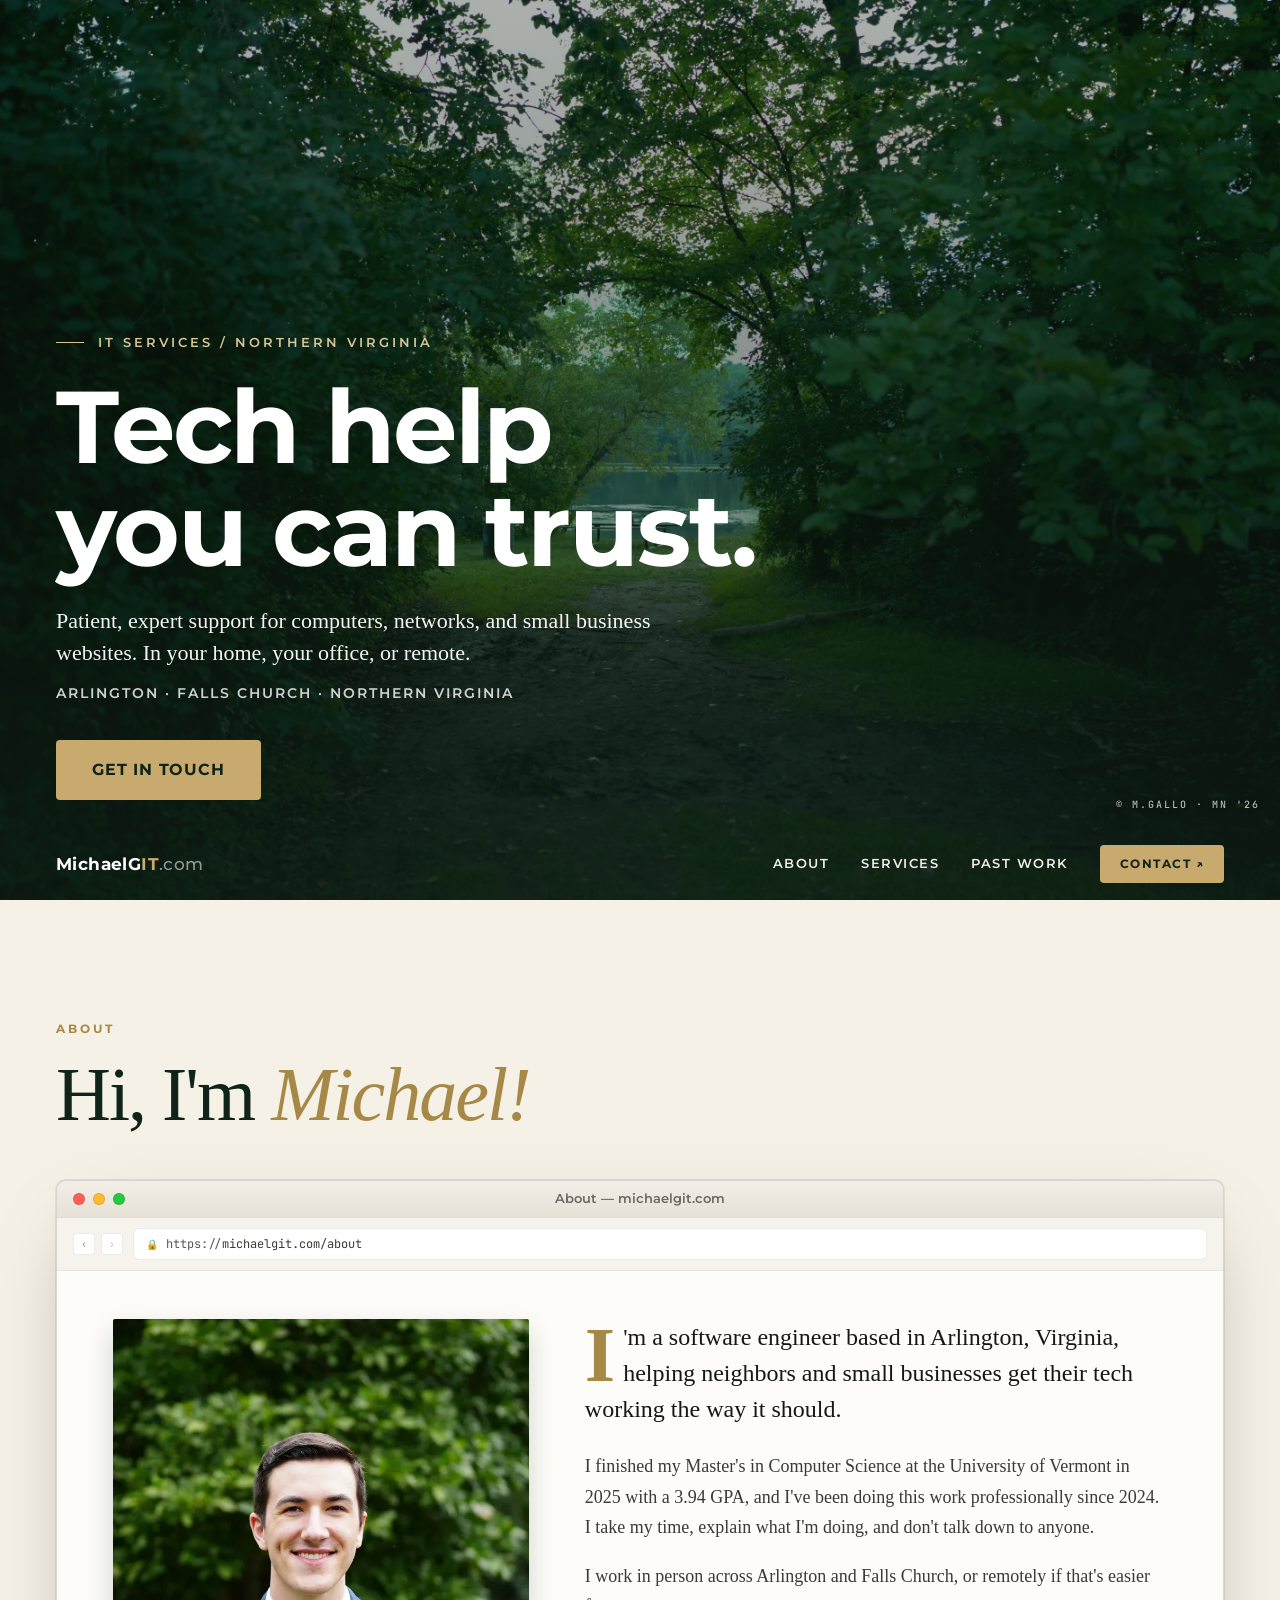
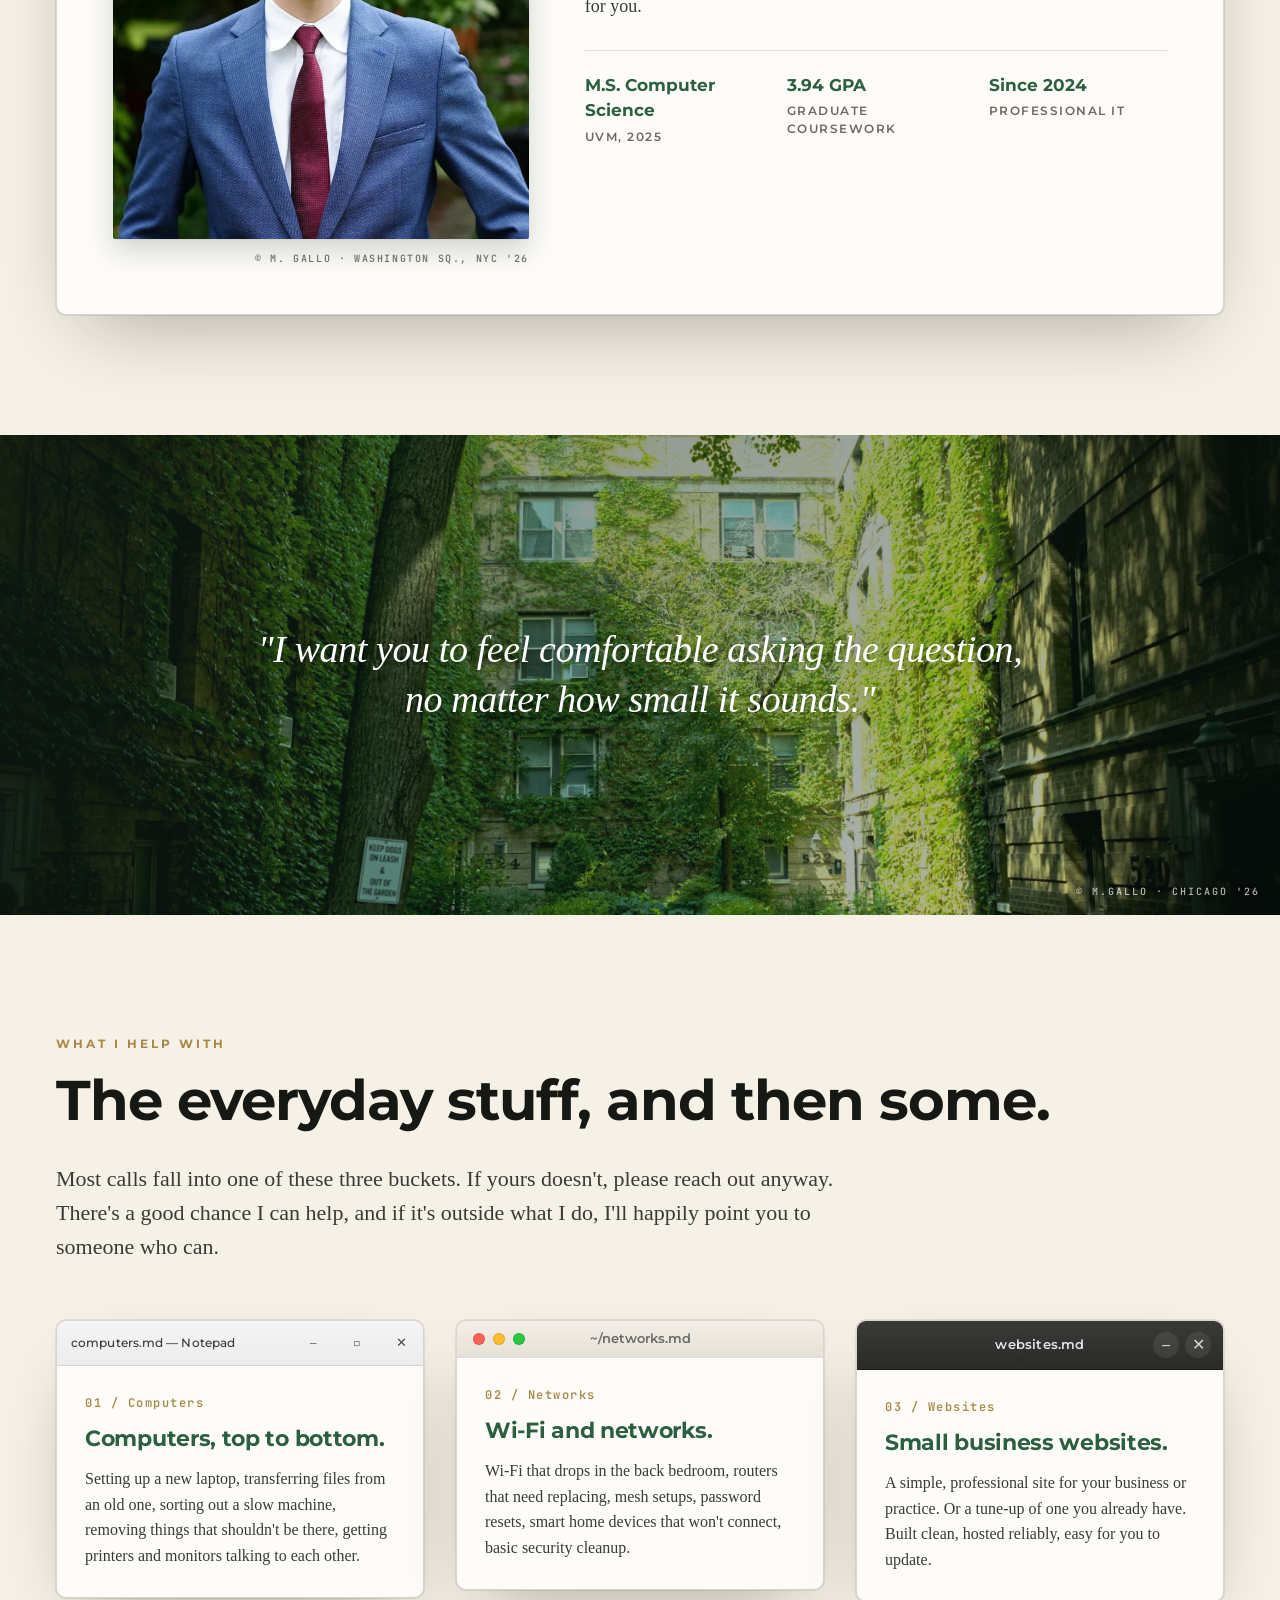
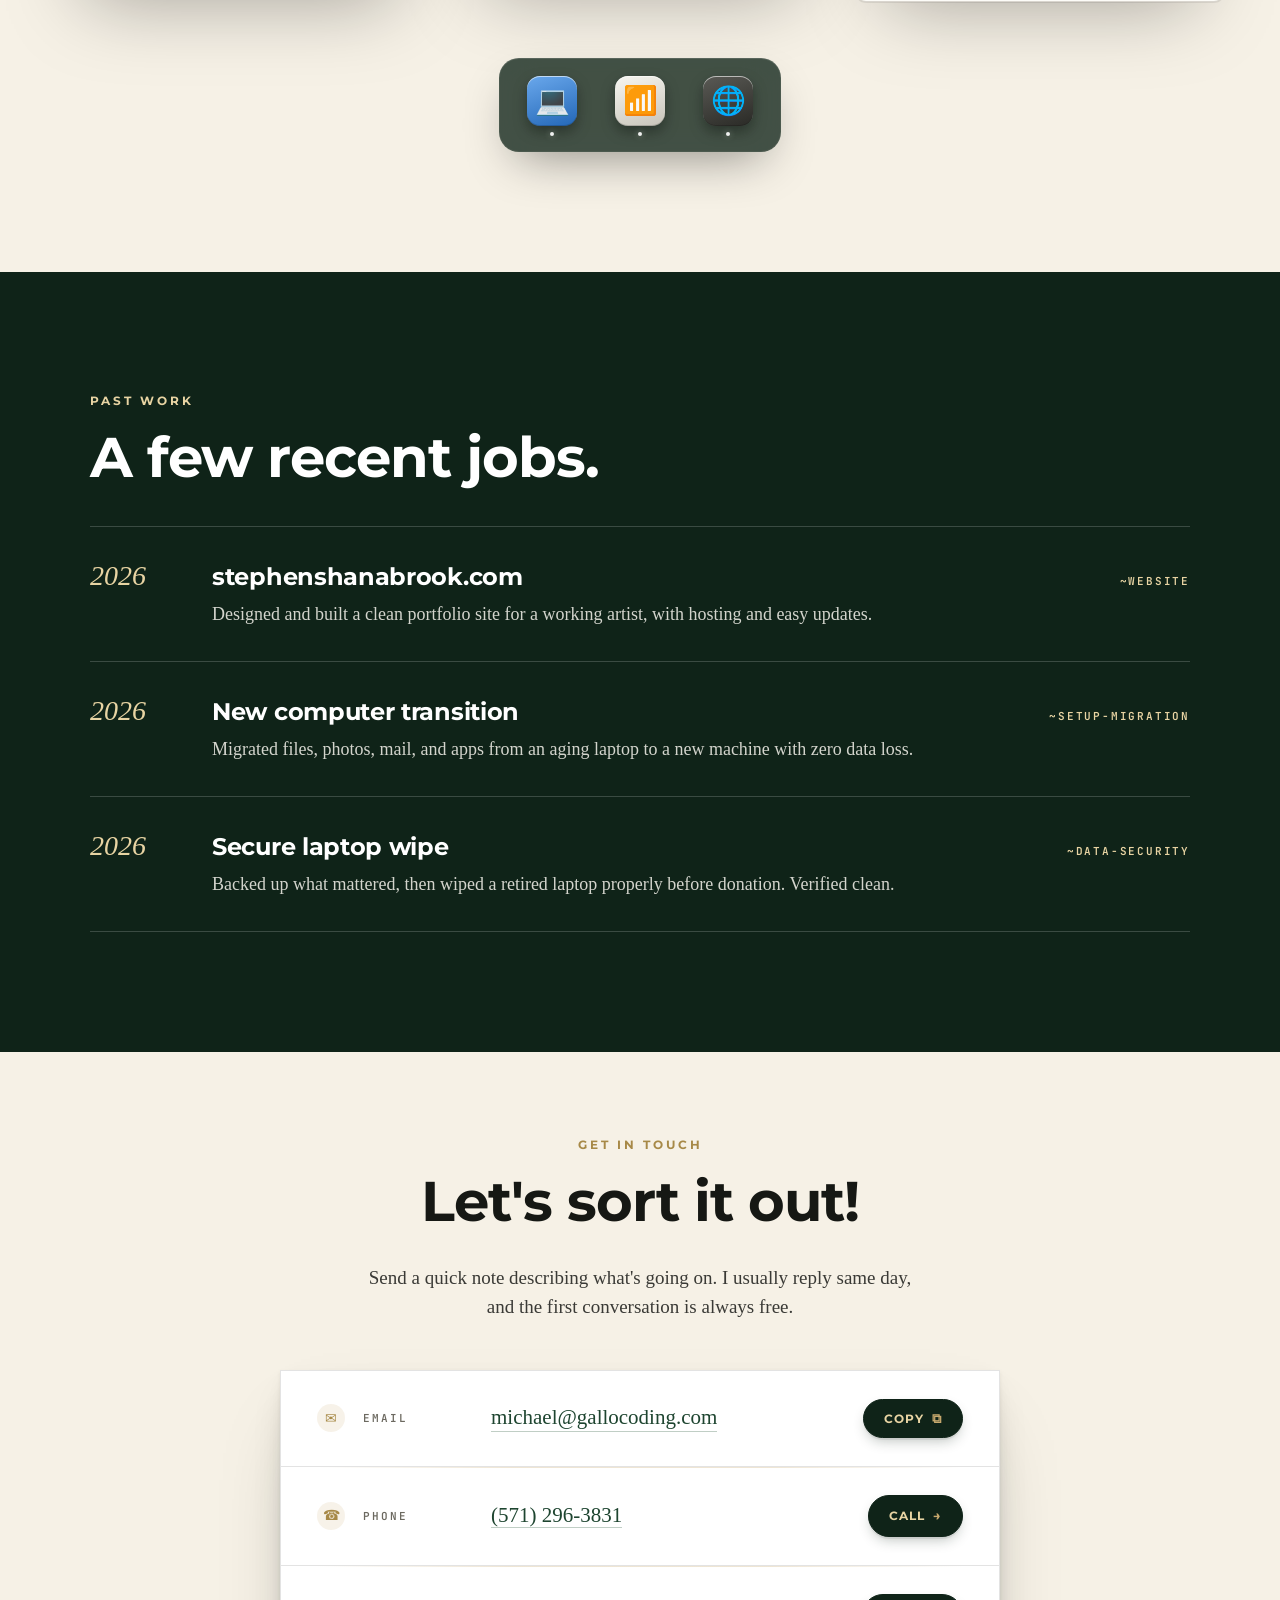
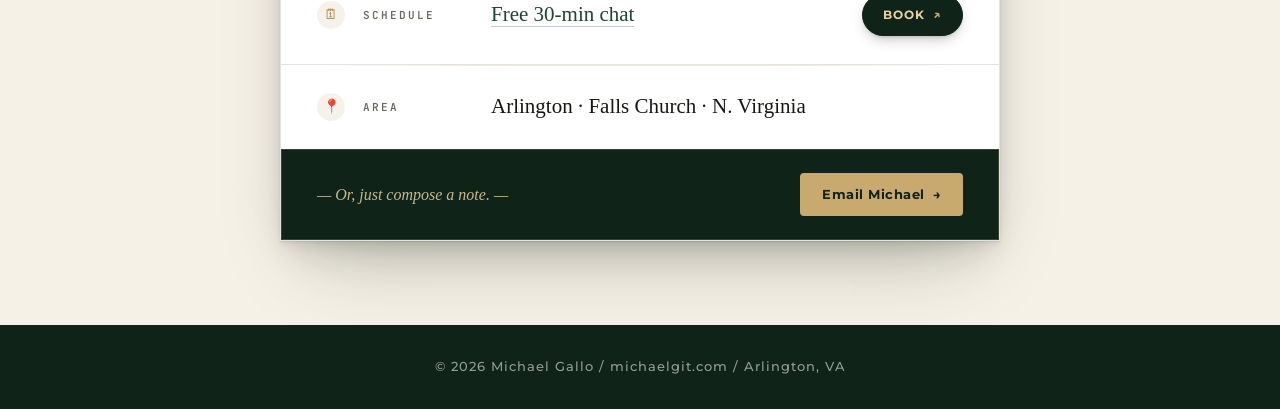
<file: index.html>
<!DOCTYPE html>
<html lang="en">
<head>
    <meta charset="UTF-8">
    <meta name="viewport" content="width=device-width, initial-scale=1.0">
    <meta name="description" content="Michael Gallo — IT and tech help in Arlington and Falls Church, VA. Computer setup, repair, networks, and small business websites.">
    <title>MichaelGIT.com — Tech Help You Can Trust</title>
    <link rel="icon" href="/favicon.svg" type="image/svg+xml">
    <link rel="icon" href="/favicon.ico" sizes="any">
    <link rel="apple-touch-icon" href="/apple-touch-icon.png">
    <link rel="preconnect" href="https://fonts.googleapis.com">
    <link rel="preconnect" href="https://fonts.gstatic.com" crossorigin>
    <link href="https://fonts.googleapis.com/css2?family=Montserrat:wght@500;600;700&family=JetBrains+Mono:wght@500;600&display=swap" rel="stylesheet">
    <link rel="stylesheet" href="styles.css">
</head>
<body>

<a class="skip-link" href="#about">Skip to content</a>

<main id="main">

<!-- HERO -->
<section class="hero" aria-label="Tech help you can trust">
    <picture>
        <source srcset="pink-lake.webp" type="image/webp">
        <img class="hero-img" src="pink-lake.jpg" alt="" fetchpriority="high" decoding="async">
    </picture>
    <div class="hero-overlay"></div>

    <div class="hero-content">
        <div class="hero-eyebrow"><span class="eyebrow-rule" aria-hidden="true"></span>IT Services / Northern Virginia</div>
        <h1 class="hero-title">Tech help<br>you can trust.</h1>
        <p class="hero-tag">Patient, expert support for computers, networks, and small business websites. In your home, your office, or remote.</p>
        <div class="hero-loc">Arlington · Falls Church · Northern Virginia</div>
        <a href="#contact" class="btn-gold">Get In Touch</a>
    </div>

    <div class="credit credit-hero" aria-hidden="true">© M.GALLO · MN '26</div>

    <!-- StickyNav: lives at the bottom of the hero by default, pins to top when scrolled past -->
    <nav class="nav" id="navBar" data-pinned="false" aria-label="Primary">
        <a href="/" class="wordmark" aria-label="MichaelGIT.com home">MichaelG<span class="wm-it">IT</span><span class="wm-com">.com</span></a>
        <div class="nav-right">
            <a href="#about" class="nav-link">About</a>
            <a href="#services" class="nav-link">Services</a>
            <a href="#work" class="nav-link">Past Work</a>
            <a href="#contact" class="nav-cta">Contact <span aria-hidden="true">↗</span></a>
        </div>
    </nav>
</section>

<!-- ABOUT (Mac window wrapping profile + body) -->
<section class="about" id="about" tabindex="-1" aria-label="About Michael">
    <div class="container">
        <div class="eyebrow">About</div>
        <h2 class="about-h">Hi, I'm <em>Michael!</em></h2>

        <div class="mac-window about-window">
            <div class="mw-titlebar" aria-hidden="true">
                <span class="mw-dots"><span class="mw-dot dr"></span><span class="mw-dot dy"></span><span class="mw-dot dg"></span></span>
                <span class="mw-title">About — michaelgit.com</span>
            </div>
            <div class="mw-addr" aria-hidden="true">
                <span class="mw-arrows">
                    <span class="mw-arrow">‹</span>
                    <span class="mw-arrow disabled">›</span>
                </span>
                <span class="mw-url">
                    <span class="mw-lock">🔒</span>
                    <span class="mw-proto">https://</span>michaelgit.com/about
                </span>
            </div>
            <div class="mw-body">
                <div class="about-grid">
                    <div class="about-photo-wrap">
                        <picture>
                            <source srcset="profile.webp" type="image/webp">
                            <img class="about-photo" src="profile.jpg" alt="Michael Gallo portrait" width="800" height="1000" loading="lazy" decoding="async">
                        </picture>
                        <div class="about-photo-credit">© M. GALLO · WASHINGTON SQ., NYC '26</div>
                    </div>
                    <div class="about-body">
                        <p class="about-lede"><span class="dropcap">I</span>'m a software engineer based in Arlington, Virginia, helping neighbors and small businesses get their tech working the way it should.</p>
                        <p class="about-p">I finished my Master's in Computer Science at the University of Vermont in 2025 with a 3.94 GPA, and I've been doing this work professionally since 2024. I take my time, explain what I'm doing, and don't talk down to anyone.</p>
                        <p class="about-p">I work in person across Arlington and Falls Church, or remotely if that's easier for you.</p>

                        <div class="about-stats">
                            <div class="stat">
                                <div class="stat-v">M.S. Computer Science</div>
                                <div class="stat-l">UVM, 2025</div>
                            </div>
                            <div class="stat">
                                <div class="stat-v">3.94 GPA</div>
                                <div class="stat-l">Graduate Coursework</div>
                            </div>
                            <div class="stat">
                                <div class="stat-v">Since 2024</div>
                                <div class="stat-l">Professional IT</div>
                            </div>
                        </div>
                    </div>
                </div>
            </div>
        </div>
    </div>
</section>

<!-- DIVIDER -->
<section class="divider" aria-label="Quote">
    <picture>
        <source srcset="ivy-courtyard.webp" type="image/webp">
        <img src="ivy-courtyard.jpg" alt="" loading="lazy" decoding="async">
    </picture>
    <div class="divider-overlay" aria-hidden="true"></div>
    <p class="divider-quote">"I want you to feel comfortable asking the question, no matter how small it sounds."</p>
    <div class="credit credit-light" aria-hidden="true">© M.GALLO · CHICAGO '26</div>
</section>

<!-- SERVICES (3 Mac-window cards) -->
<section class="services" id="services" aria-label="What I help with">
    <div class="container">
        <div class="eyebrow">What I Help With</div>
        <h2 class="section-h">The everyday stuff, and then some.</h2>
        <p class="section-lead">Most calls fall into one of these three buckets. If yours doesn't, please reach out anyway. There's a good chance I can help, and if it's outside what I do, I'll happily point you to someone who can.</p>

        <div class="services-grid">
            <!-- Windows -->
            <div class="mac-window win-window">
                <div class="mw-titlebar" aria-hidden="true">
                    <span class="mw-title">computers.md — Notepad</span>
                    <span class="mw-controls">
                        <span class="ctrl minimize">&#x2013;</span>
                        <span class="ctrl maximize">&#x25A1;</span>
                        <span class="ctrl close">&#x2715;</span>
                    </span>
                </div>
                <div class="mw-body service-body">
                    <div class="svc-num" aria-hidden="true">01 / Computers</div>
                    <h3 class="svc-h">Computers, top to bottom.</h3>
                    <p class="svc-p">Setting up a new laptop, transferring files from an old one, sorting out a slow machine, removing things that shouldn't be there, getting printers and monitors talking to each other.</p>
                </div>
            </div>
            <!-- macOS -->
            <div class="mac-window">
                <div class="mw-titlebar" aria-hidden="true">
                    <span class="mw-dots"><span class="mw-dot dr"></span><span class="mw-dot dy"></span><span class="mw-dot dg"></span></span>
                    <span class="mw-title">~/networks.md</span>
                </div>
                <div class="mw-body service-body">
                    <div class="svc-num" aria-hidden="true">02 / Networks</div>
                    <h3 class="svc-h">Wi-Fi and networks.</h3>
                    <p class="svc-p">Wi-Fi that drops in the back bedroom, routers that need replacing, mesh setups, password resets, smart home devices that won't connect, basic security cleanup.</p>
                </div>
            </div>
            <!-- Linux / GNOME -->
            <div class="mac-window nix-window">
                <div class="mw-titlebar" aria-hidden="true">
                    <span class="mw-title">websites.md</span>
                    <span class="mw-controls-nix">
                        <span class="mw-min">&#x2013;</span>
                        <span class="mw-x">&#x2715;</span>
                    </span>
                </div>
                <div class="mw-body service-body">
                    <div class="svc-num" aria-hidden="true">03 / Websites</div>
                    <h3 class="svc-h">Small business websites.</h3>
                    <p class="svc-p">A simple, professional site for your business or practice. Or a tune-up of one you already have. Built clean, hosted reliably, easy for you to update.</p>
                </div>
            </div>
        </div>

        <div class="dock" aria-hidden="true">
            <button class="dock-app dock-win" type="button" tabindex="-1">
                <span class="dock-icon">💻</span>
                <span class="dock-tip">computers.md</span>
            </button>
            <button class="dock-app dock-mac" type="button" tabindex="-1">
                <span class="dock-icon">📶</span>
                <span class="dock-tip">networks.md</span>
            </button>
            <button class="dock-app dock-nix" type="button" tabindex="-1">
                <span class="dock-icon">🌐</span>
                <span class="dock-tip">websites.md</span>
            </button>
        </div>
    </div>
</section>

<!-- PAST WORK -->
<section class="past-work" id="work" aria-label="Past work">
    <div class="container">
        <div class="eyebrow eyebrow-light">Past Work</div>
        <h2 class="section-h light">A few recent jobs.</h2>
        <ul class="work-list">
            <li class="work-item">
                <span class="work-yr">2026</span>
                <span class="work-desc">
                    <strong>stephenshanabrook.com</strong>
                    <span>Designed and built a clean portfolio site for a working artist, with hosting and easy updates.</span>
                </span>
                <span class="work-tag">~website</span>
            </li>
            <li class="work-item">
                <span class="work-yr">2026</span>
                <span class="work-desc">
                    <strong>New computer transition</strong>
                    <span>Migrated files, photos, mail, and apps from an aging laptop to a new machine with zero data loss.</span>
                </span>
                <span class="work-tag">~setup-migration</span>
            </li>
            <li class="work-item last">
                <span class="work-yr">2026</span>
                <span class="work-desc">
                    <strong>Secure laptop wipe</strong>
                    <span>Backed up what mattered, then wiped a retired laptop properly before donation. Verified clean.</span>
                </span>
                <span class="work-tag">~data-security</span>
            </li>
        </ul>
    </div>
</section>

<!-- CONTACT -->
<section class="contact" id="contact" aria-label="Contact">
    <div class="container">
        <div class="eyebrow">Get In Touch</div>
        <h2 class="section-h">Let's sort it out!</h2>
        <p class="contact-lead">Send a quick note describing what's going on. I usually reply same day, and the first conversation is always free.</p>

        <div class="vs-card">
            <div class="vs-row">
                <span class="vs-icon" aria-hidden="true">✉</span>
                <span class="vs-key">Email</span>
                <span class="vs-val"><button type="button" class="copy-email" data-email="michael@gallocoding.com">michael@gallocoding.com</button></span>
                <button type="button" class="vs-action copy-email" data-email="michael@gallocoding.com">Copy <span class="arr" aria-hidden="true">⧉</span></button>
            </div>
            <div class="vs-row">
                <span class="vs-icon" aria-hidden="true">☎</span>
                <span class="vs-key">Phone</span>
                <span class="vs-val"><a href="tel:+15712963831">(571) 296‑3831</a></span>
                <a href="tel:+15712963831" class="vs-action">Call <span class="arr" aria-hidden="true">→</span></a>
            </div>
            <div class="vs-row">
                <span class="vs-icon" aria-hidden="true">🗓</span>
                <span class="vs-key">Schedule</span>
                <span class="vs-val"><a href="https://calendly.com/michaelgallo/30min" target="_blank" rel="noopener">Free 30‑min chat</a></span>
                <a href="https://calendly.com/michaelgallo/30min" target="_blank" rel="noopener" class="vs-action">Book <span class="arr" aria-hidden="true">↗</span></a>
            </div>
            <div class="vs-row">
                <span class="vs-icon" aria-hidden="true">📍</span>
                <span class="vs-key">Area</span>
                <span class="vs-val">Arlington · Falls Church · N. Virginia</span>
            </div>

            <div class="vs-foot">
                <span class="vs-foot-text">— Or, just compose a note. —</span>
                <a href="mailto:michael@gallocoding.com" class="vs-foot-cta email-link">Email Michael <span aria-hidden="true">→</span></a>
            </div>
        </div>
    </div>
</section>

</main>

<footer>
    © 2026 Michael Gallo / michaelgit.com / Arlington, VA
</footer>

<script>
(function() {
    var nav = document.getElementById('navBar');
    var hero = document.querySelector('.hero');
    if (!nav || !hero) return;
    var lastPinned = false;
    var raf = 0;
    function update() {
        var heroBottom = hero.getBoundingClientRect().bottom;
        var navH = nav.offsetHeight || 72;
        var pinned = heroBottom <= navH;
        if (pinned !== lastPinned) {
            nav.setAttribute('data-pinned', pinned ? 'true' : 'false');
            lastPinned = pinned;
        }
    }
    function onScroll() {
        cancelAnimationFrame(raf);
        raf = requestAnimationFrame(update);
    }
    window.addEventListener('scroll', onScroll, { passive: true });
    window.addEventListener('resize', onScroll, { passive: true });
    update();
})();

// Click-to-copy: any .copy-email button (the email value cell AND the dark
// "Copy" CTA pill). Both share data-email; clicking either copies and
// briefly swaps the button's first text node to "Copied!" before reverting.
document.querySelectorAll('.copy-email').forEach(function(btn) {
    var labelNode = null;
    for (var i = 0; i < btn.childNodes.length; i++) {
        var n = btn.childNodes[i];
        if (n.nodeType === 3 && n.textContent.trim()) { labelNode = n; break; }
    }
    var defaultText = labelNode ? labelNode.textContent : '';
    btn.addEventListener('click', function() {
        var email = btn.dataset.email || btn.textContent.trim();
        var done = function() {
            if (labelNode) labelNode.textContent = 'Copied! ';
            setTimeout(function() {
                if (labelNode) labelNode.textContent = defaultText;
            }, 1800);
        };
        if (navigator.clipboard && navigator.clipboard.writeText) {
            navigator.clipboard.writeText(email).then(done).catch(function() {
                var range = document.createRange();
                range.selectNodeContents(btn);
                var sel = window.getSelection();
                sel.removeAllRanges();
                sel.addRange(range);
            });
        } else {
            var range = document.createRange();
            range.selectNodeContents(btn);
            var sel = window.getSelection();
            sel.removeAllRanges();
            sel.addRange(range);
        }
    });
});

// Lock the services grid height once the page has laid out, so the dock
// below it doesn't jump when windows are minimized/closed/restored.
// Recalculated on resize.
(function() {
    var grid = document.querySelector('.services-grid');
    if (!grid) return;
    function lock() {
        // Strip any previously-locked height before measuring
        grid.style.minHeight = '';
        // requestAnimationFrame so the browser uses the unlocked height
        requestAnimationFrame(function() {
            grid.style.minHeight = grid.getBoundingClientRect().height + 'px';
        });
    }
    if (document.readyState === 'complete') lock();
    else window.addEventListener('load', lock);
    var raf = 0;
    window.addEventListener('resize', function() {
        cancelAnimationFrame(raf);
        raf = requestAnimationFrame(lock);
    }, { passive: true });
})();

// Functioning dock for the three service windows.
//   Close (red dot / Windows ✕ / Linux ✕): instant fade out
//   Minimize (yellow dot / Windows – / Linux –): genie warp into the dock
//   Click a dock app: genie warp back from the dock
// In all three cases, the remaining windows slide smoothly to their new
// grid positions via a FLIP animation (record positions, snap to old via
// transform, transition back to identity).
(function() {
    var windows = Array.prototype.slice.call(document.querySelectorAll('.services .mac-window'));
    var apps = Array.prototype.slice.call(document.querySelectorAll('.dock-app'));
    if (!windows.length || windows.length !== apps.length) return;

    var REDUCED_MOTION = window.matchMedia &&
        window.matchMedia('(prefers-reduced-motion: reduce)').matches;
    var MIN_MS = REDUCED_MOTION ? 1 : 500;
    var CLOSE_MS = REDUCED_MOTION ? 1 : 180;
    var OPEN_MS = REDUCED_MOTION ? 1 : 420;
    var FLIP_MS = REDUCED_MOTION ? 0 : 420;
    var FLIP_EASE = 'cubic-bezier(0.2, 0.85, 0.35, 1)';

    function setMinimizeTarget(win, app) {
        var wr = win.getBoundingClientRect();
        var ar = app.getBoundingClientRect();
        var winCx = wr.left + wr.width / 2;
        var winCy = wr.top + wr.height / 2;
        var appCx = ar.left + ar.width / 2;
        var appCy = ar.top + ar.height / 2;
        win.style.setProperty('--mdx', (appCx - winCx) + 'px');
        win.style.setProperty('--mdy', (appCy - winCy) + 'px');
        var moxPct = ((appCx - wr.left) / wr.width) * 100;
        moxPct = Math.max(0, Math.min(100, moxPct));
        win.style.setProperty('--mox', moxPct + '%');
    }

    // FLIP: capture positions of `siblings` before a layout change, then
    // call `mutate()`, then animate each sibling from its old → new position.
    function flipSiblings(siblings, mutate) {
        var firsts = siblings.map(function(s) {
            return s.getBoundingClientRect();
        });
        mutate();
        siblings.forEach(function(s, i) {
            var last = s.getBoundingClientRect();
            var dx = firsts[i].left - last.left;
            var dy = firsts[i].top - last.top;
            if (Math.abs(dx) < 0.5 && Math.abs(dy) < 0.5) return;
            // Invert + play
            s.style.transition = 'none';
            s.style.transform = 'translate(' + dx + 'px, ' + dy + 'px)';
            // Two RAFs to ensure the browser paints the inverted state first
            requestAnimationFrame(function() {
                requestAnimationFrame(function() {
                    s.style.transition = 'transform ' + FLIP_MS + 'ms ' + FLIP_EASE;
                    s.style.transform = '';
                });
            });
            setTimeout(function() {
                s.style.transition = '';
                s.style.transform = '';
            }, FLIP_MS + 50);
        });
    }

    function visibleSiblings(except) {
        return windows.filter(function(w) {
            return w !== except && !w.classList.contains('is-hidden');
        });
    }

    function close(win, app) {
        if (app.classList.contains('is-open') === false) return;
        win.classList.add('is-closing-fast');
        app.classList.remove('is-open');
        setTimeout(function() {
            flipSiblings(visibleSiblings(win), function() {
                win.classList.add('is-hidden');
                win.classList.remove('is-closing-fast');
            });
        }, CLOSE_MS);
    }

    function minimize(win, app) {
        if (app.classList.contains('is-open') === false) return;
        setMinimizeTarget(win, app);
        win.classList.add('is-minimizing');
        app.classList.remove('is-open');
        setTimeout(function() {
            flipSiblings(visibleSiblings(win), function() {
                win.classList.add('is-hidden');
                win.classList.remove('is-minimizing');
            });
        }, MIN_MS);
    }

    function restore(win, app) {
        if (app.classList.contains('is-open')) {
            win.scrollIntoView({ behavior: 'smooth', block: 'center' });
            return;
        }
        // Sibling positions before window re-enters layout
        flipSiblings(visibleSiblings(win), function() {
            win.classList.remove('is-hidden');
        });
        // Wait one frame so layout is settled, then measure + run genie open
        requestAnimationFrame(function() {
            setMinimizeTarget(win, app);
            win.classList.add('is-opening');
            app.classList.add('is-open');
            setTimeout(function() { win.classList.remove('is-opening'); }, OPEN_MS);
        });
    }

    windows.forEach(function(win, i) {
        var app = apps[i];
        app.classList.add('is-open');

        var closeBtn, minBtn;
        if (win.classList.contains('win-window')) {
            closeBtn = win.querySelector('.ctrl.close');
            minBtn = win.querySelector('.ctrl.minimize');
        } else if (win.classList.contains('nix-window')) {
            closeBtn = win.querySelector('.mw-x');
            minBtn = win.querySelector('.mw-min');
        } else {
            closeBtn = win.querySelector('.mw-dot.dr');
            minBtn = win.querySelector('.mw-dot.dy');
        }

        if (closeBtn) {
            closeBtn.addEventListener('click', function(e) {
                e.preventDefault();
                close(win, app);
            });
        }
        if (minBtn) {
            minBtn.addEventListener('click', function(e) {
                e.preventDefault();
                minimize(win, app);
            });
        }
        app.addEventListener('click', function() {
            restore(win, app);
        });
    });
})();

// Email-arrow custom cursor — visible only in the cream area around the
// contact card, rotated to point at the card's geometric center. Hides
// the moment the mouse crosses onto the card itself (system pointer takes
// over there). Skipped on touch devices.
(function() {
    if (window.matchMedia('(hover: none)').matches) return;
    var contact = document.getElementById('contact');
    if (!contact) return;
    var stack = contact.querySelector('.vs-card');
    if (!stack) return;

    var cursor = document.createElement('div');
    cursor.className = 'custom-cursor';
    cursor.setAttribute('aria-hidden', 'true');
    // U+FE0E (Variation Selector-15) keeps Safari from upgrading ➜ to a
    // color emoji — render as a text glyph so Chrome and Safari agree.
    cursor.textContent = '➜︎';
    document.body.appendChild(cursor);

    var inContact = false, overCard = false;

    contact.addEventListener('mouseenter', function() { inContact = true; });
    contact.addEventListener('mouseleave', function() {
        inContact = false;
        cursor.style.opacity = '0';
    });

    stack.addEventListener('mouseenter', function() {
        overCard = true;
        cursor.style.opacity = '0';
    });
    stack.addEventListener('mouseleave', function() {
        overCard = false;
        cursor.style.opacity = '1';
    });

    contact.addEventListener('mousemove', function(e) {
        if (!inContact) return;
        cursor.style.left = e.clientX + 'px';
        cursor.style.top = e.clientY + 'px';
        cursor.style.opacity = overCard ? '0' : '1';
        if (!overCard) {
            var r = stack.getBoundingClientRect();
            var bx = r.left + r.width / 2;
            var by = r.top + r.height / 2;
            var angle = Math.atan2(by - e.clientY, bx - e.clientX) * (180 / Math.PI);
            // scaleX after rotate stretches along the arrow's pointing axis.
            cursor.style.transform = 'translate(-50%, -50%) rotate(' + angle + 'deg) scaleX(1.15)';
        }
    });

})();
</script>

</body>
</html>
</file>
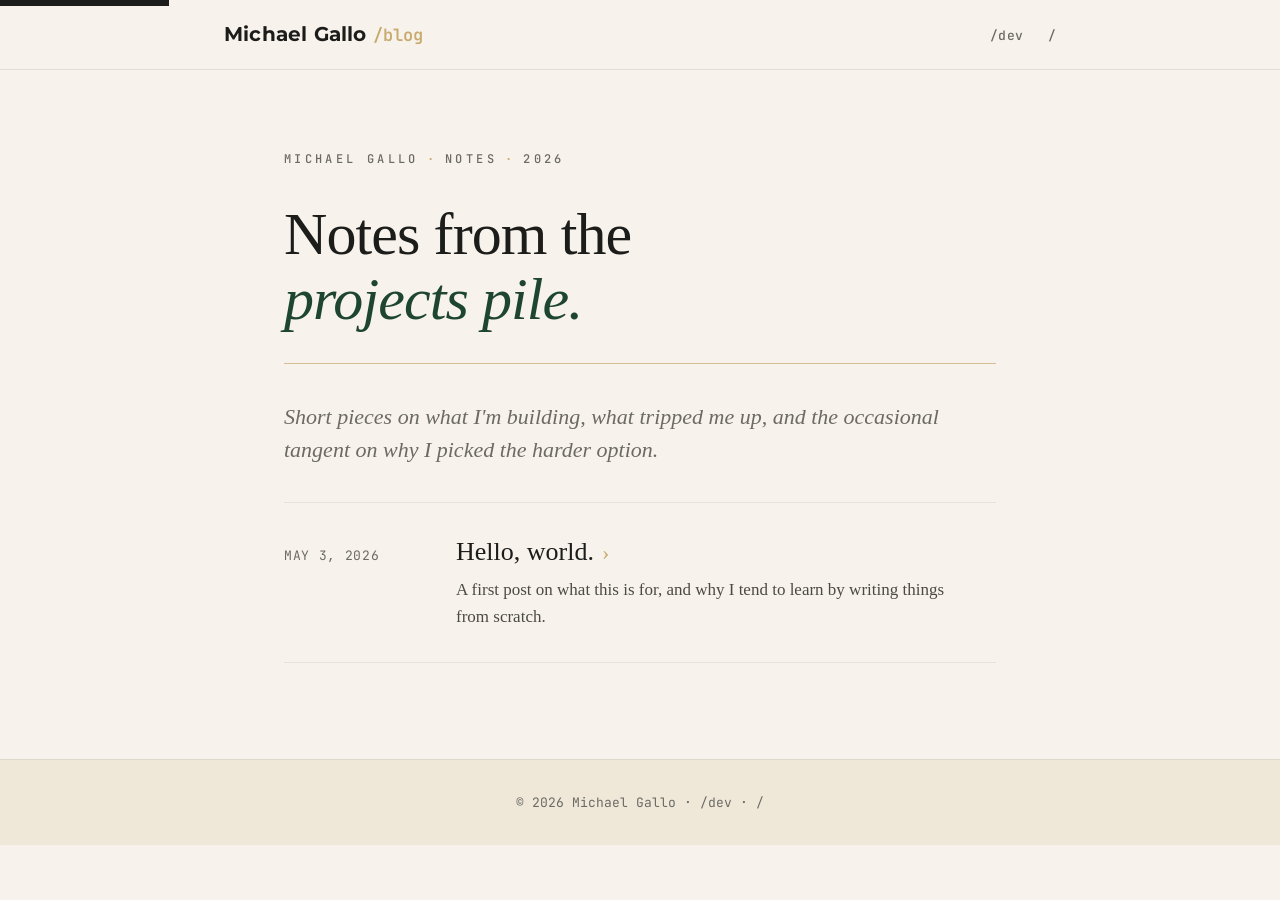
<file: blog/index.html>
<!DOCTYPE html>
<html lang="en">
<head>
    <meta charset="UTF-8">
    <meta name="viewport" content="width=device-width, initial-scale=1.0">
    <meta name="description" content="Notes from Michael Gallo on building things, picking the harder option, and what's inside the wheel.">
    <title>Notes · Michael Gallo</title>
    <link rel="canonical" href="https://michaelgit.com/blog/">
    <link rel="preconnect" href="https://fonts.googleapis.com">
    <link rel="preconnect" href="https://fonts.gstatic.com" crossorigin>
    <link href="https://fonts.googleapis.com/css2?family=JetBrains+Mono:wght@400;500;600&family=Montserrat:wght@400;600;700&display=swap" rel="stylesheet">
    <link rel="stylesheet" href="styles.css">
</head>
<body>
    <a class="skip-link" href="#main">Skip to content</a>

    <header>
        <nav>
            <a href="/blog/" class="nav-brand">Michael Gallo<span class="brand-accent">/blog</span></a>
            <ul class="nav-links">
                <li><a href="/dev/">/dev</a></li>
                <li><a href="/">/</a></li>
            </ul>
        </nav>
    </header>

    <main id="main">
        <article class="page">
            <p class="kicker">Michael Gallo<span class="dot">·</span>Notes<span class="dot">·</span>2026</p>

            <h1 class="headline">Notes from the <span class="italic">projects pile.</span></h1>

            <hr class="rule">

            <p class="dek">Short pieces on what I'm building, what tripped me up, and the occasional tangent on why I picked the harder option.</p>

            <ul class="post-list">
                <li class="post-entry">
                    <span class="post-date">May 3, 2026</span>
                    <div>
                        <h2 class="post-title"><a href="/blog/hello-world/">Hello, world.</a></h2>
                        <p class="post-teaser">A first post on what this is for, and why I tend to learn by writing things from scratch.</p>
                    </div>
                </li>
            </ul>
        </article>
    </main>

    <footer>
        <p>&copy; 2026 Michael Gallo · <a href="/dev/">/dev</a> · <a href="/">/</a></p>
    </footer>
</body>
</html>
</file>
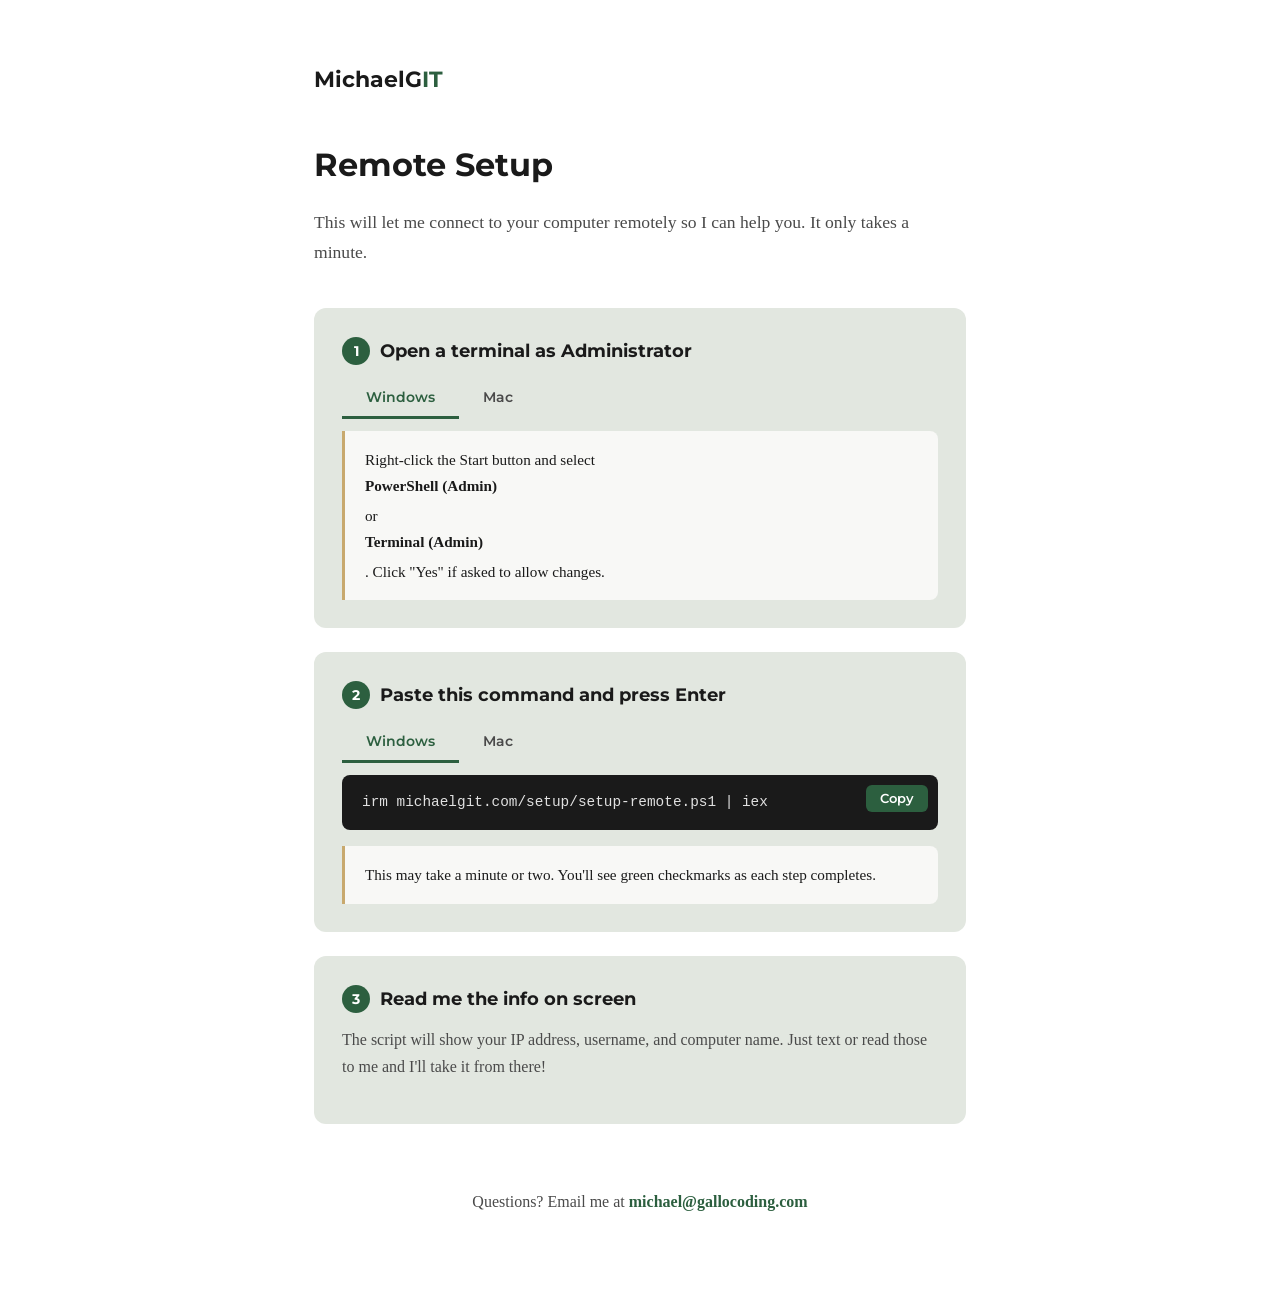
<file: setup/index.html>
<!DOCTYPE html>
<html lang="en">
<head>
    <meta charset="UTF-8">
    <meta name="viewport" content="width=device-width, initial-scale=1.0">
    <meta name="robots" content="noindex, nofollow">
    <title>Remote Setup - MichaelGIT</title>
    <link rel="preconnect" href="https://fonts.googleapis.com">
    <link rel="preconnect" href="https://fonts.gstatic.com" crossorigin>
    <link href="https://fonts.googleapis.com/css2?family=Montserrat:wght@400;600;700&display=swap" rel="stylesheet">
    <style>
        :root {
            --color-bg: #ffffff;
            --color-text: #1a1a1a;
            --color-text-light: #4a4a4a;
            --color-primary: #2c5f3f;
            --color-primary-light: #3a7d52;
            --color-accent: #c8a96e;
            --color-card-bg: #e2e7e0;
            --font-body: 'Georgia', 'Times New Roman', serif;
            --font-heading: 'Montserrat', 'Helvetica Neue', Arial, sans-serif;
        }

        * { margin: 0; padding: 0; box-sizing: border-box; }

        body {
            font-family: var(--font-body);
            color: var(--color-text);
            background: var(--color-bg);
            line-height: 1.7;
        }

        .container {
            max-width: 700px;
            margin: 0 auto;
            padding: 60px 24px;
        }

        .brand {
            font-family: var(--font-heading);
            font-size: 1.4rem;
            font-weight: 700;
            margin-bottom: 40px;
        }

        .brand-accent { color: var(--color-primary); }

        h1 {
            font-family: var(--font-heading);
            font-size: 2rem;
            margin-bottom: 16px;
        }

        .subtitle {
            color: var(--color-text-light);
            font-size: 1.1rem;
            margin-bottom: 40px;
        }

        .step {
            background: var(--color-card-bg);
            border-radius: 12px;
            padding: 28px;
            margin-bottom: 24px;
        }

        .step h2 {
            font-family: var(--font-heading);
            font-size: 1.1rem;
            margin-bottom: 12px;
            display: flex;
            align-items: center;
            gap: 10px;
        }

        .step-number {
            background: var(--color-primary);
            color: white;
            width: 28px;
            height: 28px;
            border-radius: 50%;
            display: flex;
            align-items: center;
            justify-content: center;
            font-size: 0.85rem;
            flex-shrink: 0;
        }

        .step p {
            color: var(--color-text-light);
            margin-bottom: 16px;
        }

        .tab-group {
            display: flex;
            gap: 0;
            margin-bottom: 0;
        }

        .tab {
            padding: 10px 24px;
            font-family: var(--font-heading);
            font-weight: 600;
            font-size: 0.9rem;
            border: none;
            background: transparent;
            color: var(--color-text-light);
            cursor: pointer;
            border-bottom: 3px solid transparent;
            transition: all 0.2s;
        }

        .tab.active {
            color: var(--color-primary);
            border-bottom-color: var(--color-primary);
        }

        .tab-content { display: none; }
        .tab-content.active { display: block; }

        .command-box {
            background: #1a1a1a;
            color: #e0e0e0;
            padding: 16px 20px;
            border-radius: 8px;
            font-family: 'Courier New', monospace;
            font-size: 0.9rem;
            margin-top: 12px;
            position: relative;
            word-break: break-all;
            line-height: 1.6;
            user-select: all;
        }

        .copy-btn {
            position: absolute;
            top: 10px;
            right: 10px;
            background: var(--color-primary);
            color: white;
            border: none;
            padding: 6px 14px;
            border-radius: 6px;
            font-family: var(--font-heading);
            font-size: 0.8rem;
            font-weight: 600;
            cursor: pointer;
            transition: background 0.2s;
        }

        .copy-btn:hover { background: var(--color-primary-light); }

        .instructions {
            background: #f8f8f6;
            border-left: 3px solid var(--color-accent);
            padding: 16px 20px;
            margin-top: 12px;
            font-size: 0.95rem;
            border-radius: 0 8px 8px 0;
        }

        .instructions strong { display: block; margin-bottom: 4px; }

        .help {
            margin-top: 40px;
            padding: 24px;
            text-align: center;
            color: var(--color-text-light);
        }

        .help a {
            color: var(--color-primary);
            text-decoration: none;
            font-weight: 600;
        }
    </style>
</head>
<body>
    <div class="container">
        <div class="brand">MichaelG<span class="brand-accent">IT</span></div>

        <h1>Remote Setup</h1>
        <p class="subtitle">This will let me connect to your computer remotely so I can help you. It only takes a minute.</p>

        <div class="step">
            <h2><span class="step-number">1</span> Open a terminal as Administrator</h2>

            <div class="tab-group">
                <button class="tab active" onclick="switchTab('open', 'windows')">Windows</button>
                <button class="tab" onclick="switchTab('open', 'mac')">Mac</button>
            </div>

            <div id="open-windows" class="tab-content active">
                <div class="instructions">
                    Right-click the Start button and select <strong>PowerShell (Admin)</strong> or <strong>Terminal (Admin)</strong>. Click "Yes" if asked to allow changes.
                </div>
            </div>

            <div id="open-mac" class="tab-content">
                <div class="instructions">
                    Open <strong>Terminal</strong> (search for "Terminal" in Spotlight).
                </div>
            </div>
        </div>

        <div class="step">
            <h2><span class="step-number">2</span> Paste this command and press Enter</h2>

            <div class="tab-group">
                <button class="tab active" onclick="switchTab('cmd', 'windows')">Windows</button>
                <button class="tab" onclick="switchTab('cmd', 'mac')">Mac</button>
            </div>

            <div id="cmd-windows" class="tab-content active">
                <div class="command-box" id="cmd-win-text">irm michaelgit.com/setup/setup-remote.ps1 | iex<button class="copy-btn" onclick="copyCommand('cmd-win-text')">Copy</button></div>
            </div>

            <div id="cmd-mac" class="tab-content">
                <div class="command-box" id="cmd-mac-text">curl -sL michaelgit.com/setup/setup-remote.sh | sudo bash<button class="copy-btn" onclick="copyCommand('cmd-mac-text')">Copy</button></div>
            </div>

            <div class="instructions" style="margin-top: 16px;">
                This may take a minute or two. You'll see green checkmarks as each step completes.
            </div>
        </div>

        <div class="step">
            <h2><span class="step-number">3</span> Read me the info on screen</h2>
            <p>The script will show your IP address, username, and computer name. Just text or read those to me and I'll take it from there!</p>
        </div>

        <div class="help">
            <p>Questions? Email me at <a href="mailto:michael@gallocoding.com">michael@gallocoding.com</a></p>
        </div>
    </div>
    <script>
        function switchTab(group, os) {
            document.querySelectorAll('[id^="' + group + '-"]').forEach(el => el.classList.remove('active'));
            document.getElementById(group + '-' + os).classList.add('active');

            const tabGroup = document.getElementById(group + '-' + os).previousElementSibling;
            let container = document.getElementById(group + '-' + os).parentElement;
            container.querySelectorAll('.tab-group .tab').forEach((tab, i) => {
                tab.classList.toggle('active', (os === 'windows' && i === 0) || (os === 'mac' && i === 1));
            });

            // Sync all tab groups to the same OS
            document.querySelectorAll('.tab-group').forEach(tg => {
                const tabs = tg.querySelectorAll('.tab');
                tabs.forEach((tab, i) => {
                    tab.classList.toggle('active', (os === 'windows' && i === 0) || (os === 'mac' && i === 1));
                });
                const parent = tg.parentElement;
                parent.querySelectorAll('.tab-content').forEach(tc => {
                    tc.classList.toggle('active', tc.id.endsWith('-' + os));
                });
            });
        }

        function copyCommand(id) {
            const el = document.getElementById(id);
            const text = el.childNodes[0].textContent.trim();
            navigator.clipboard.writeText(text).then(() => {
                const btn = el.querySelector('.copy-btn');
                btn.textContent = 'Copied!';
                setTimeout(() => btn.textContent = 'Copy', 2000);
            });
        }
    </script>
</body>
</html>
</file>
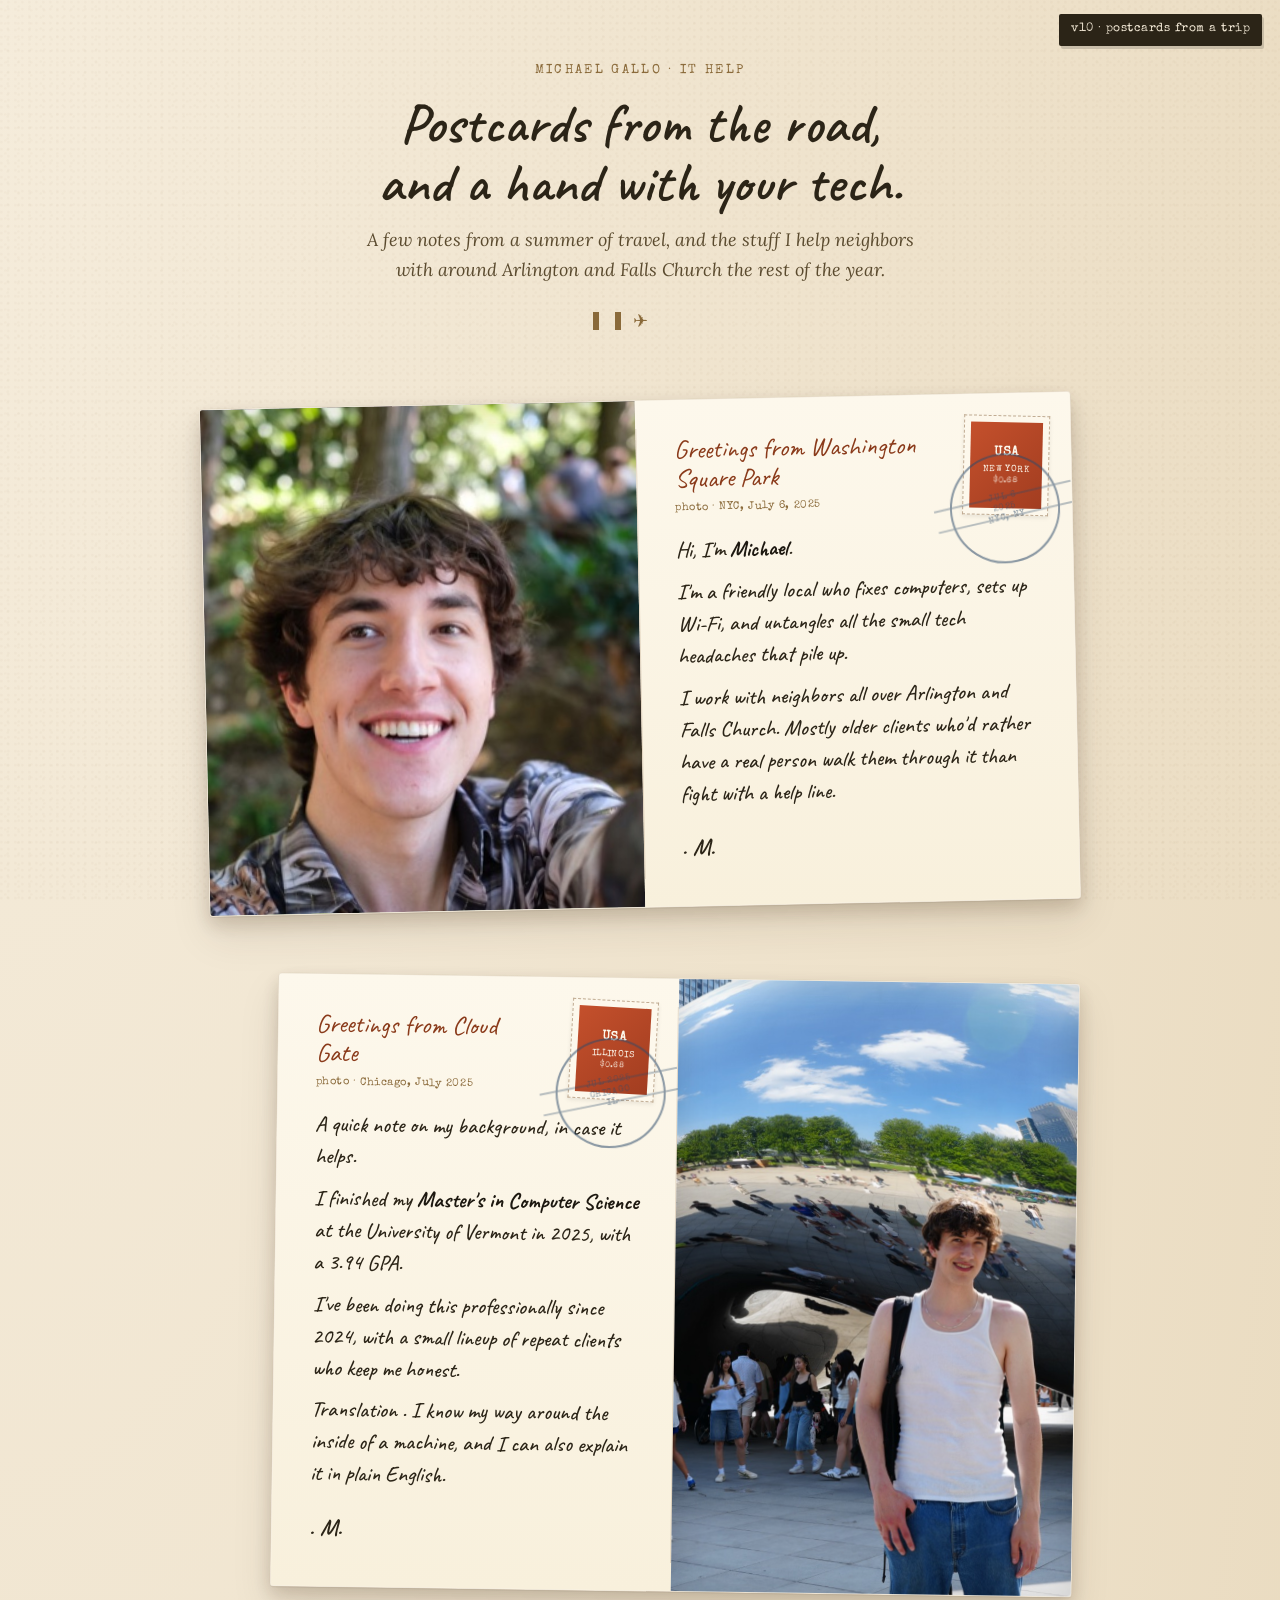
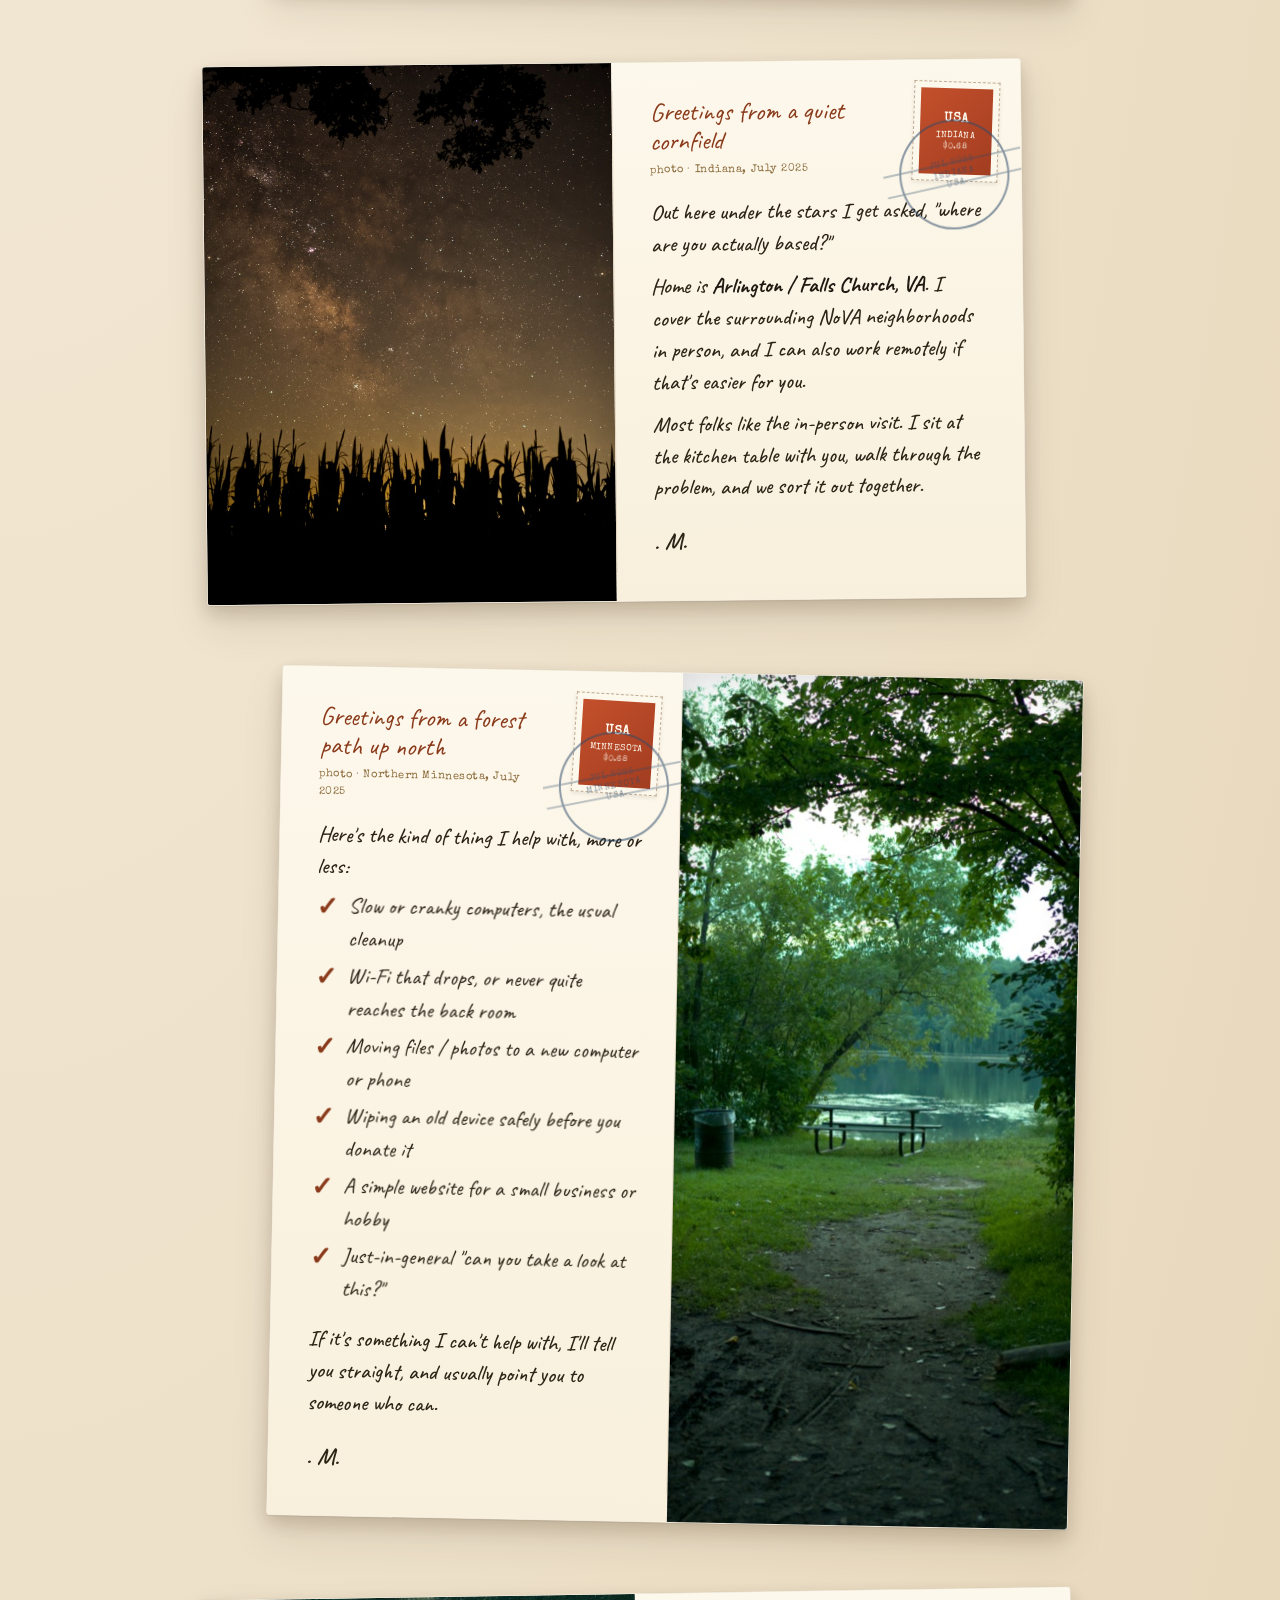
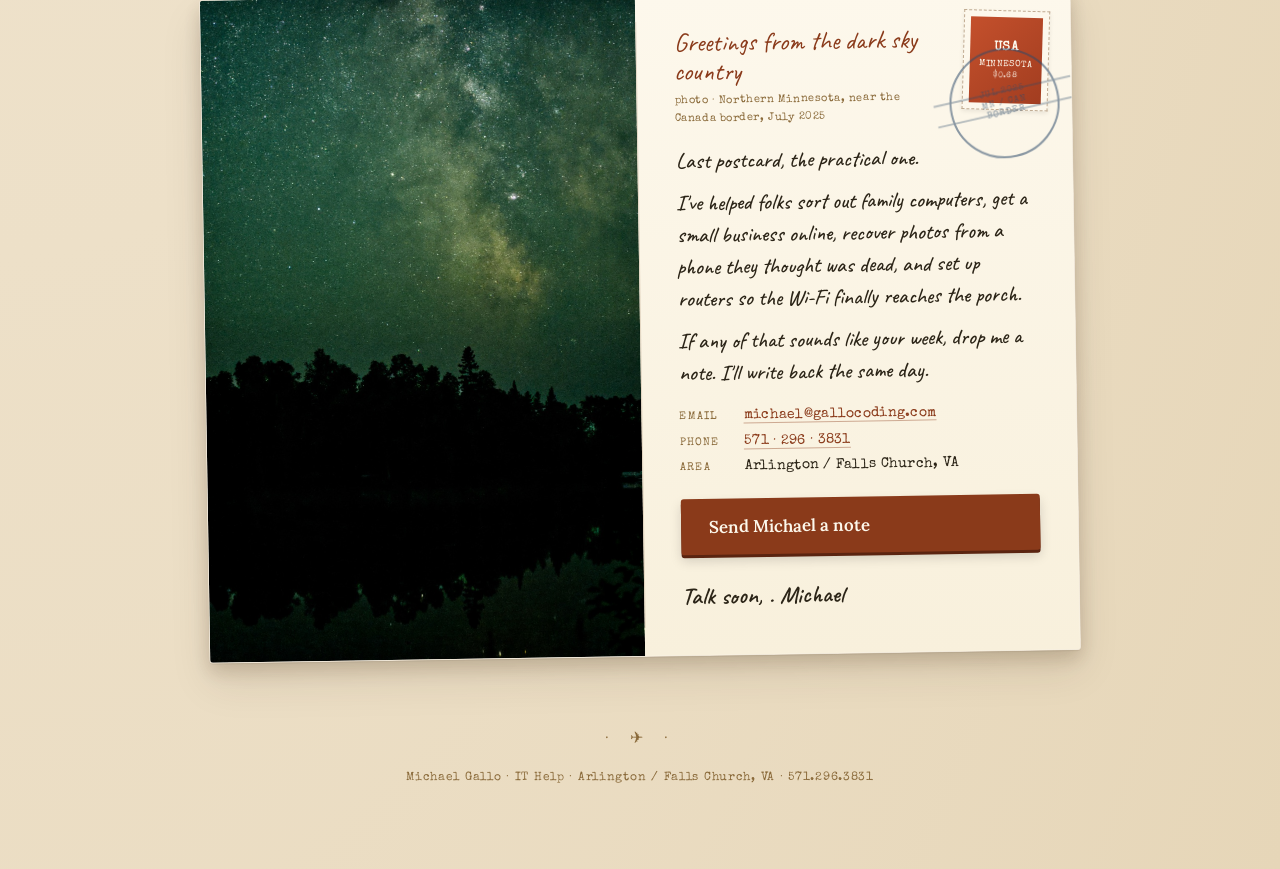
<file: _archive/it-v10-postcards/index.html>
<!DOCTYPE html>
<html lang="en">
<head>
<meta charset="UTF-8">
<meta name="viewport" content="width=device-width, initial-scale=1.0">
<title>Michael Gallo · IT Help in Arlington & Falls Church, VA</title>
<link rel="preconnect" href="https://fonts.googleapis.com">
<link rel="preconnect" href="https://fonts.gstatic.com" crossorigin>
<link href="https://fonts.googleapis.com/css2?family=Caveat:wght@400;500;600;700&family=Lora:ital,wght@0,400;0,500;0,600;1,400&family=Special+Elite&display=swap" rel="stylesheet">
<style>
  * { box-sizing: border-box; margin: 0; padding: 0; }

  body {
    font-family: 'Lora', Georgia, serif;
    font-size: 18px;
    line-height: 1.65;
    color: #2b2417;
    background: #f1e7d4;
    background-image:
      radial-gradient(ellipse at top left, #f5ecdb 0%, #ede0c8 60%, #e6d6b8 100%);
    min-height: 100vh;
    padding: 0 0 80px;
    overflow-x: hidden;
  }

  /* subtle paper grain */
  body::before {
    content: "";
    position: fixed;
    inset: 0;
    pointer-events: none;
    background-image:
      radial-gradient(circle at 20% 30%, rgba(120,80,40,0.04) 0, transparent 2px),
      radial-gradient(circle at 70% 60%, rgba(80,50,20,0.03) 0, transparent 2px),
      radial-gradient(circle at 40% 80%, rgba(120,80,40,0.03) 0, transparent 2px);
    background-size: 7px 7px, 11px 11px, 13px 13px;
    z-index: 0;
  }

  .variant-label {
    position: fixed;
    top: 14px;
    right: 18px;
    background: #2b2417;
    color: #f1e7d4;
    font-family: 'Special Elite', monospace;
    font-size: 12px;
    padding: 6px 12px;
    letter-spacing: 0.04em;
    z-index: 100;
    border-radius: 2px;
    box-shadow: 2px 3px 0 rgba(0,0,0,0.15);
  }

  /* page header */
  .page-header {
    max-width: 980px;
    margin: 0 auto;
    padding: 60px 24px 30px;
    text-align: center;
    position: relative;
    z-index: 1;
  }
  .page-header .kicker {
    font-family: 'Special Elite', monospace;
    font-size: 13px;
    letter-spacing: 0.18em;
    text-transform: uppercase;
    color: #8a6a3a;
    margin-bottom: 14px;
  }
  .page-header h1 {
    font-family: 'Caveat', cursive;
    font-size: 56px;
    line-height: 1.05;
    color: #2b2417;
    font-weight: 600;
    margin-bottom: 12px;
  }
  .page-header .subtitle {
    font-size: 18px;
    color: #5a4a2e;
    font-style: italic;
    max-width: 580px;
    margin: 0 auto;
  }
  .page-header .divider {
    margin: 28px auto 0;
    width: 110px;
    height: 18px;
    background-image:
      linear-gradient(90deg, transparent 0, transparent 8px, #8a6a3a 8px, #8a6a3a 14px, transparent 14px),
      linear-gradient(90deg, transparent 0, transparent 30px, #8a6a3a 30px, #8a6a3a 36px, transparent 36px);
    position: relative;
  }
  .page-header .divider::before {
    content: "✈";
    position: absolute;
    left: 50%;
    top: 50%;
    transform: translate(-50%, -50%);
    color: #8a6a3a;
    font-size: 18px;
  }

  /* postcard stack */
  .postcards {
    max-width: 920px;
    margin: 40px auto 0;
    padding: 0 24px;
    position: relative;
    z-index: 1;
  }

  .postcard {
    background: #fdf8ec;
    border-radius: 4px;
    box-shadow:
      0 1px 0 rgba(0,0,0,0.05),
      0 8px 18px rgba(60,40,15,0.18),
      0 20px 40px rgba(60,40,15,0.10);
    display: grid;
    grid-template-columns: 1fr 1fr;
    overflow: hidden;
    margin-bottom: 70px;
    position: relative;
    border: 1px solid rgba(120,80,40,0.12);
  }

  /* slight rotations for scattered feel */
  .postcard:nth-child(1) { transform: rotate(-1.2deg); }
  .postcard:nth-child(2) { transform: rotate(0.8deg); margin-left: auto; max-width: 92%; }
  .postcard:nth-child(3) { transform: rotate(-0.6deg); margin-right: auto; max-width: 94%; }
  .postcard:nth-child(4) { transform: rotate(1.1deg); margin-left: auto; max-width: 92%; }
  .postcard:nth-child(5) { transform: rotate(-0.9deg); }

  .postcard-photo {
    position: relative;
    min-height: 380px;
    background-size: cover;
    background-position: center;
  }

  /* aged photo edge */
  .postcard-photo::after {
    content: "";
    position: absolute;
    inset: 0;
    box-shadow: inset 0 0 40px rgba(0,0,0,0.18);
    pointer-events: none;
  }

  .postcard-back {
    padding: 36px 38px 38px;
    position: relative;
    background:
      linear-gradient(180deg, #fdf8ec 0%, #f8f0dc 100%);
    display: flex;
    flex-direction: column;
  }

  /* the vertical rule down the middle of a postcard back */
  .postcard-back::before {
    content: "";
    position: absolute;
    left: 0;
    top: 28px;
    bottom: 28px;
    width: 1px;
    background: rgba(120,80,40,0.18);
  }

  /* stamp box */
  .stamp {
    position: absolute;
    top: 22px;
    right: 22px;
    width: 86px;
    height: 100px;
    background: #fdf8ec;
    border: 1px dashed rgba(120,80,40,0.45);
    padding: 6px;
    text-align: center;
    transform: rotate(2.5deg);
    box-shadow: 0 2px 4px rgba(0,0,0,0.08);
  }
  .stamp-inner {
    width: 100%;
    height: 100%;
    background: linear-gradient(135deg, #c4502c 0%, #a23d20 100%);
    color: #fdf8ec;
    display: flex;
    flex-direction: column;
    align-items: center;
    justify-content: center;
    font-family: 'Special Elite', monospace;
    font-size: 9px;
    line-height: 1.25;
    letter-spacing: 0.05em;
    padding: 6px 4px;
  }
  .stamp-inner .big {
    font-size: 13px;
    font-weight: bold;
    margin-bottom: 3px;
  }
  .stamp-inner .small { font-size: 8px; opacity: 0.92; }

  /* cancel mark / postmark over the stamp */
  .postmark {
    position: absolute;
    top: 60px;
    right: 12px;
    width: 110px;
    height: 110px;
    border: 2px solid #2c4a6a;
    border-radius: 50%;
    transform: rotate(-12deg);
    opacity: 0.55;
    pointer-events: none;
    display: flex;
    align-items: center;
    justify-content: center;
    color: #2c4a6a;
    font-family: 'Special Elite', monospace;
    font-size: 9px;
    letter-spacing: 0.08em;
    text-align: center;
    line-height: 1.2;
  }
  .postmark::before,
  .postmark::after {
    content: "";
    position: absolute;
    left: 50%;
    width: 140px;
    height: 1.5px;
    background: #2c4a6a;
    transform: translateX(-50%);
    opacity: 0.6;
  }
  .postmark::before { top: 38%; }
  .postmark::after  { top: 58%; }

  /* greetings line, doubles as photo credit */
  .greetings {
    font-family: 'Caveat', cursive;
    font-size: 26px;
    color: #8a3a1a;
    margin-bottom: 6px;
    line-height: 1.1;
    padding-right: 110px;
  }
  .credit {
    font-family: 'Special Elite', monospace;
    font-size: 11px;
    color: #8a6a3a;
    letter-spacing: 0.05em;
    margin-bottom: 18px;
    padding-right: 110px;
  }

  .note {
    font-family: 'Caveat', cursive;
    font-size: 22px;
    line-height: 1.45;
    color: #2b2417;
    font-weight: 500;
  }
  .note p + p { margin-top: 10px; }
  .note strong { font-weight: 700; color: #1d1810; }

  .signoff {
    font-family: 'Caveat', cursive;
    font-size: 24px;
    color: #2b2417;
    margin-top: 18px;
    font-weight: 600;
  }

  /* contact card variant */
  .contact-list {
    font-family: 'Special Elite', monospace;
    font-size: 14px;
    color: #2b2417;
    margin-top: 14px;
    line-height: 1.85;
    letter-spacing: 0.02em;
  }
  .contact-list a {
    color: #8a3a1a;
    text-decoration: none;
    border-bottom: 1px solid rgba(138,58,26,0.4);
  }
  .contact-list a:hover { border-bottom-color: #8a3a1a; }
  .contact-list .label {
    display: inline-block;
    width: 60px;
    color: #8a6a3a;
    text-transform: uppercase;
    font-size: 11px;
    letter-spacing: 0.1em;
  }

  .cta-button {
    display: inline-block;
    margin-top: 18px;
    background: #8a3a1a;
    color: #fdf8ec;
    font-family: 'Lora', serif;
    font-size: 17px;
    font-weight: 600;
    padding: 14px 28px;
    border-radius: 3px;
    text-decoration: none;
    box-shadow: 0 3px 0 #5a2410, 0 6px 12px rgba(0,0,0,0.15);
    transition: transform 0.1s, box-shadow 0.1s;
  }
  .cta-button:hover {
    transform: translateY(1px);
    box-shadow: 0 2px 0 #5a2410, 0 4px 8px rgba(0,0,0,0.15);
  }

  /* alternating layout: every other postcard puts photo on right */
  .postcard.flip {
    grid-template-columns: 1fr 1fr;
  }
  .postcard.flip .postcard-photo {
    order: 2;
  }
  .postcard.flip .postcard-back {
    order: 1;
  }
  .postcard.flip .postcard-back::before {
    left: auto;
    right: 0;
  }

  /* checklist for services postcard */
  .services-list {
    font-family: 'Caveat', cursive;
    font-size: 22px;
    line-height: 1.5;
    margin-top: 6px;
    color: #2b2417;
  }
  .services-list li {
    list-style: none;
    padding-left: 32px;
    position: relative;
    margin-bottom: 4px;
  }
  .services-list li::before {
    content: "✓";
    position: absolute;
    left: 0;
    top: -2px;
    color: #8a3a1a;
    font-family: 'Caveat', cursive;
    font-size: 26px;
    font-weight: 700;
  }

  /* page footer */
  .page-footer {
    max-width: 920px;
    margin: 50px auto 0;
    padding: 0 24px;
    text-align: center;
    font-family: 'Special Elite', monospace;
    font-size: 12px;
    color: #8a6a3a;
    letter-spacing: 0.06em;
    position: relative;
    z-index: 1;
  }
  .page-footer .ornament {
    margin: 0 auto 16px;
    color: #8a6a3a;
    font-size: 16px;
    letter-spacing: 0.5em;
  }

  /* mobile */
  @media (max-width: 720px) {
    .page-header { padding: 40px 18px 20px; }
    .page-header h1 { font-size: 42px; }
    .page-header .subtitle { font-size: 16px; }

    .postcards { padding: 0 16px; margin-top: 24px; }

    .postcard,
    .postcard.flip {
      grid-template-columns: 1fr;
      transform: rotate(0) !important;
      max-width: 100% !important;
      margin-left: 0 !important;
      margin-right: 0 !important;
      margin-bottom: 44px;
    }
    .postcard.flip .postcard-photo { order: 1; }
    .postcard.flip .postcard-back { order: 2; }
    .postcard.flip .postcard-back::before { left: 0; right: auto; }

    .postcard-photo {
      min-height: 240px;
    }
    .postcard-back { padding: 28px 22px 30px; }
    .postcard-back::before { display: none; }

    .stamp { top: 16px; right: 16px; width: 72px; height: 86px; }
    .stamp-inner .big { font-size: 11px; }
    .postmark { top: 50px; right: 8px; width: 86px; height: 86px; font-size: 8px; }
    .postmark::before, .postmark::after { width: 110px; }

    .greetings { font-size: 22px; padding-right: 90px; }
    .credit { font-size: 10px; padding-right: 90px; margin-bottom: 14px; }
    .note { font-size: 19px; }
    .services-list { font-size: 19px; }
    .signoff { font-size: 21px; }
  }
</style>
</head>
<body>

<div class="variant-label">v10 · postcards from a trip</div>

<header class="page-header">
  <div class="kicker">Michael Gallo · IT Help</div>
  <h1>Postcards from the road,<br>and a hand with your tech.</h1>
  <p class="subtitle">A few notes from a summer of travel, and the stuff I help neighbors with around Arlington and Falls Church the rest of the year.</p>
  <div class="divider"></div>
</header>

<main class="postcards">

  <!-- Postcard 1: Hi, I'm Michael (NYC) -->
  <article class="postcard">
    <div class="postcard-photo" style="background-image: url('profile.jpg');"></div>
    <div class="postcard-back">
      <div class="stamp">
        <div class="stamp-inner">
          <div class="big">USA</div>
          <div>NEW YORK</div>
          <div class="small">$0.68</div>
        </div>
      </div>
      <div class="postmark">JUL 6<br>2025<br>NYC, NY</div>

      <div class="greetings">Greetings from Washington Square Park</div>
      <div class="credit">photo · NYC, July 6, 2025</div>

      <div class="note">
        <p>Hi, I'm <strong>Michael</strong>.</p>
        <p>I'm a friendly local who fixes computers, sets up Wi-Fi, and untangles all the small tech headaches that pile up.</p>
        <p>I work with neighbors all over Arlington and Falls Church. Mostly older clients who'd rather have a real person walk them through it than fight with a help line.</p>
      </div>
      <div class="signoff">. M.</div>
    </div>
  </article>

  <!-- Postcard 2: Education / credentials (Chicago Bean) -->
  <article class="postcard flip">
    <div class="postcard-photo" style="background-image: url('chicago-bean.jpg');"></div>
    <div class="postcard-back">
      <div class="stamp">
        <div class="stamp-inner">
          <div class="big">USA</div>
          <div>ILLINOIS</div>
          <div class="small">$0.68</div>
        </div>
      </div>
      <div class="postmark">JUL 2025<br>CHICAGO<br>IL</div>

      <div class="greetings">Greetings from Cloud Gate</div>
      <div class="credit">photo · Chicago, July 2025</div>

      <div class="note">
        <p>A quick note on my background, in case it helps.</p>
        <p>I finished my <strong>Master's in Computer Science</strong> at the University of Vermont in 2025, with a 3.94 GPA.</p>
        <p>I've been doing this professionally since 2024, with a small lineup of repeat clients who keep me honest.</p>
        <p>Translation . I know my way around the inside of a machine, and I can also explain it in plain English.</p>
      </div>
      <div class="signoff">. M.</div>
    </div>
  </article>

  <!-- Postcard 3: Where I'm based (cornfield-stars) -->
  <article class="postcard">
    <div class="postcard-photo" style="background-image: url('cornfield-stars.jpg');"></div>
    <div class="postcard-back">
      <div class="stamp">
        <div class="stamp-inner">
          <div class="big">USA</div>
          <div>INDIANA</div>
          <div class="small">$0.68</div>
        </div>
      </div>
      <div class="postmark">JUL 2025<br>INDIANA<br>USA</div>

      <div class="greetings">Greetings from a quiet cornfield</div>
      <div class="credit">photo · Indiana, July 2025</div>

      <div class="note">
        <p>Out here under the stars I get asked, "where are you actually based?"</p>
        <p>Home is <strong>Arlington / Falls Church, VA</strong>. I cover the surrounding NoVA neighborhoods in person, and I can also work remotely if that's easier for you.</p>
        <p>Most folks like the in-person visit. I sit at the kitchen table with you, walk through the problem, and we sort it out together.</p>
      </div>
      <div class="signoff">. M.</div>
    </div>
  </article>

  <!-- Postcard 4: What I help with (forest-path) -->
  <article class="postcard flip">
    <div class="postcard-photo" style="background-image: url('forest-path.jpg');"></div>
    <div class="postcard-back">
      <div class="stamp">
        <div class="stamp-inner">
          <div class="big">USA</div>
          <div>MINNESOTA</div>
          <div class="small">$0.68</div>
        </div>
      </div>
      <div class="postmark">JUL 2025<br>MINNESOTA<br>USA</div>

      <div class="greetings">Greetings from a forest path up north</div>
      <div class="credit">photo · Northern Minnesota, July 2025</div>

      <div class="note">
        <p>Here's the kind of thing I help with, more or less:</p>
      </div>

      <ul class="services-list">
        <li>Slow or cranky computers, the usual cleanup</li>
        <li>Wi-Fi that drops, or never quite reaches the back room</li>
        <li>Moving files / photos to a new computer or phone</li>
        <li>Wiping an old device safely before you donate it</li>
        <li>A simple website for a small business or hobby</li>
        <li>Just-in-general "can you take a look at this?"</li>
      </ul>

      <div class="note" style="margin-top: 14px;">
        <p>If it's something I can't help with, I'll tell you straight, and usually point you to someone who can.</p>
      </div>
      <div class="signoff">. M.</div>
    </div>
  </article>

  <!-- Postcard 5: Past work + contact (hero-stars) -->
  <article class="postcard">
    <div class="postcard-photo" style="background-image: url('hero-stars.jpg');"></div>
    <div class="postcard-back">
      <div class="stamp">
        <div class="stamp-inner">
          <div class="big">USA</div>
          <div>MINNESOTA</div>
          <div class="small">$0.68</div>
        </div>
      </div>
      <div class="postmark">JUL 2025<br>MN / CAN<br>BORDER</div>

      <div class="greetings">Greetings from the dark sky country</div>
      <div class="credit">photo · Northern Minnesota, near the Canada border, July 2025</div>

      <div class="note">
        <p>Last postcard, the practical one.</p>
        <p>I've helped folks sort out family computers, get a small business online, recover photos from a phone they thought was dead, and set up routers so the Wi-Fi finally reaches the porch.</p>
        <p>If any of that sounds like your week, drop me a note. I'll write back the same day.</p>
      </div>

      <div class="contact-list">
        <div><span class="label">Email</span> <a href="mailto:michael@gallocoding.com">michael@gallocoding.com</a></div>
        <div><span class="label">Phone</span> <a href="tel:+15712963831">571 · 296 · 3831</a></div>
        <div><span class="label">Area</span> Arlington / Falls Church, VA</div>
      </div>

      <a href="mailto:michael@gallocoding.com" class="cta-button">Send Michael a note</a>

      <div class="signoff" style="margin-top: 22px;">Talk soon, . Michael</div>
    </div>
  </article>

</main>

<footer class="page-footer">
  <div class="ornament">· ✈ ·</div>
  <div>Michael Gallo · IT Help · Arlington / Falls Church, VA · 571.296.3831</div>
</footer>

</body>
</html>
</file>
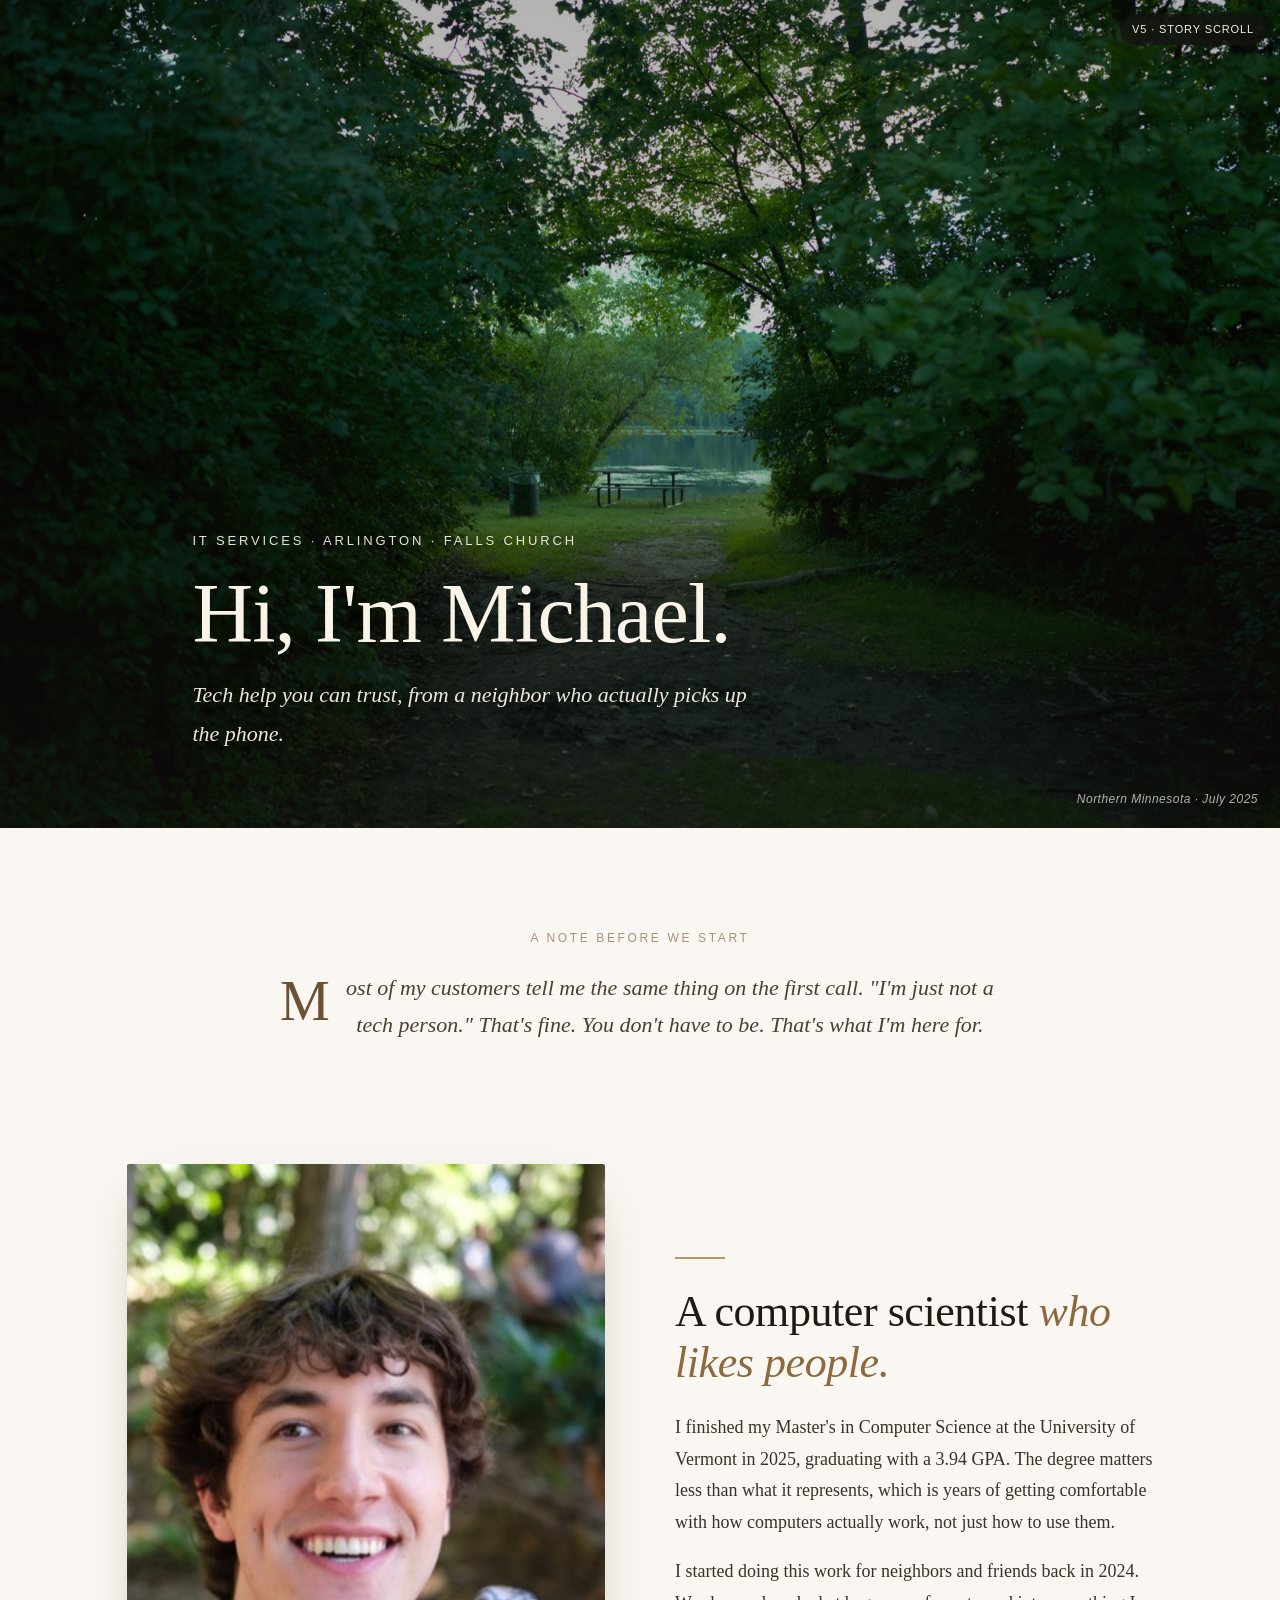
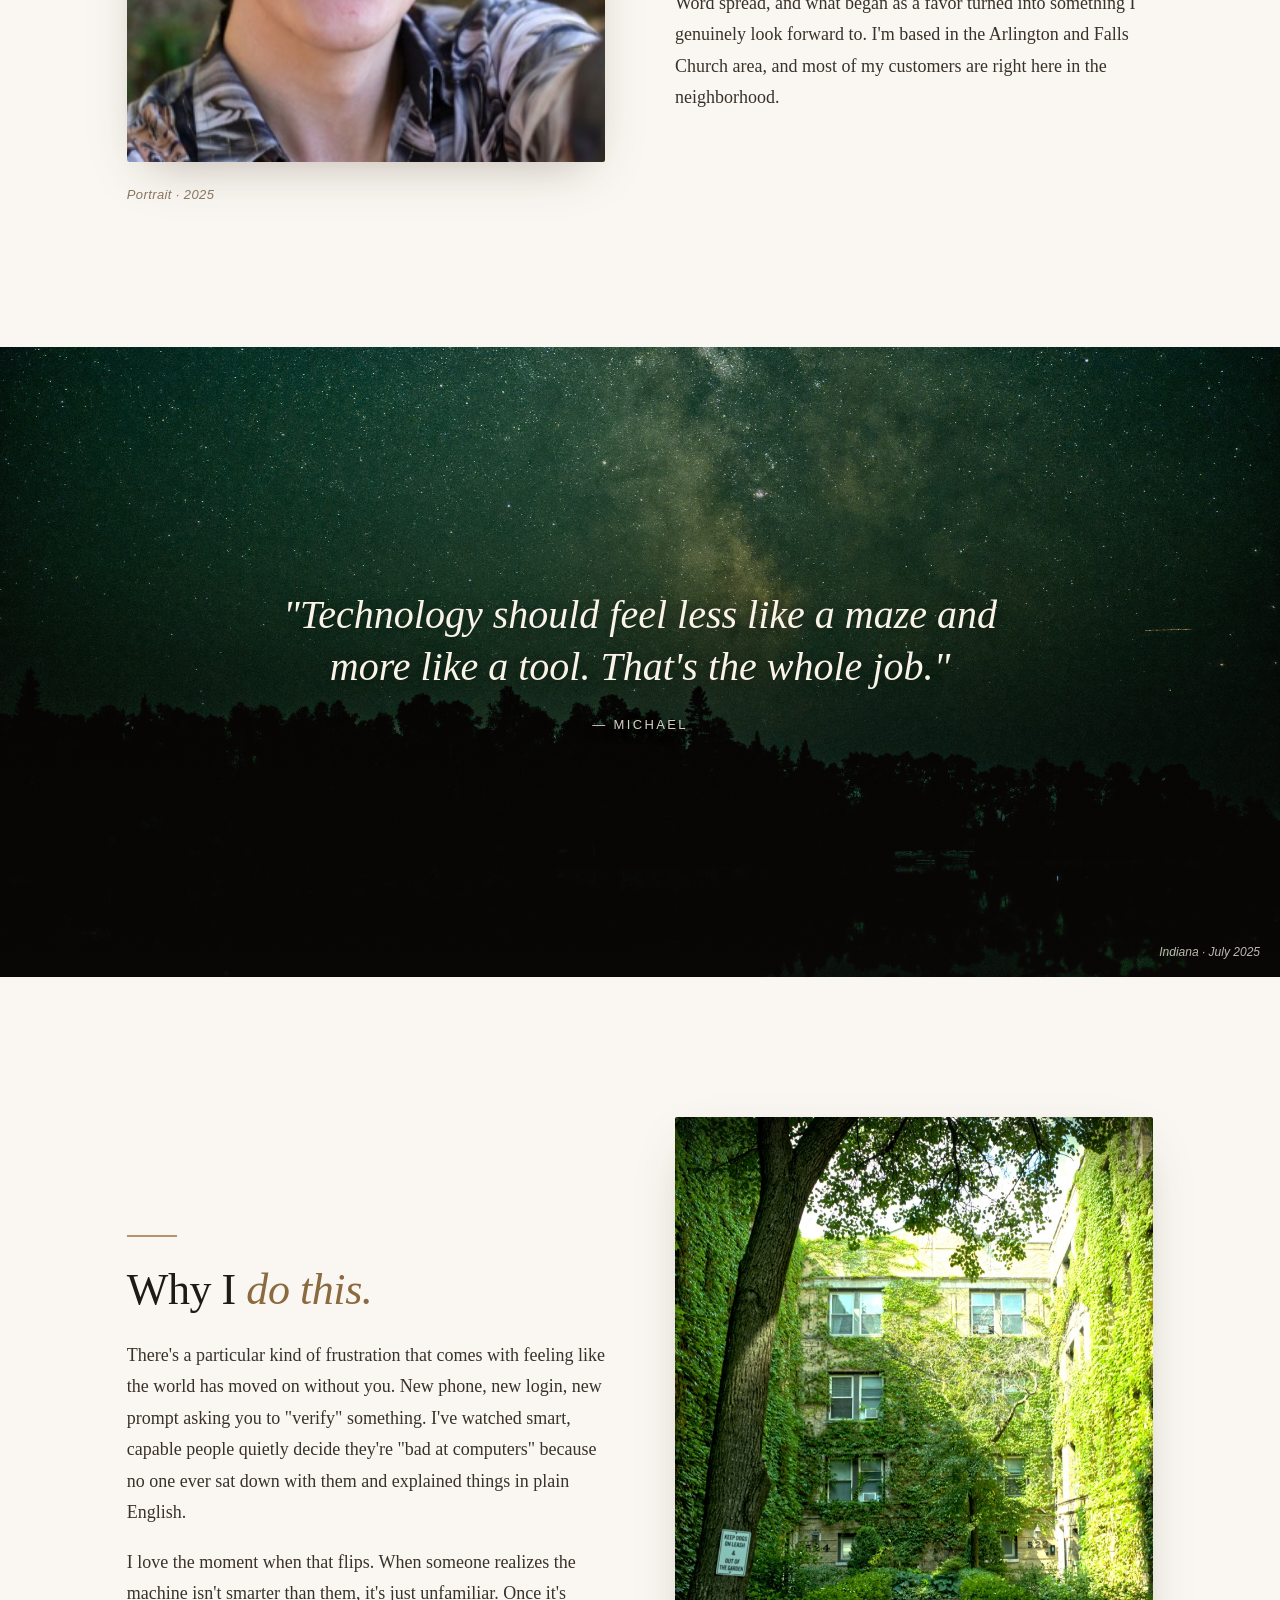
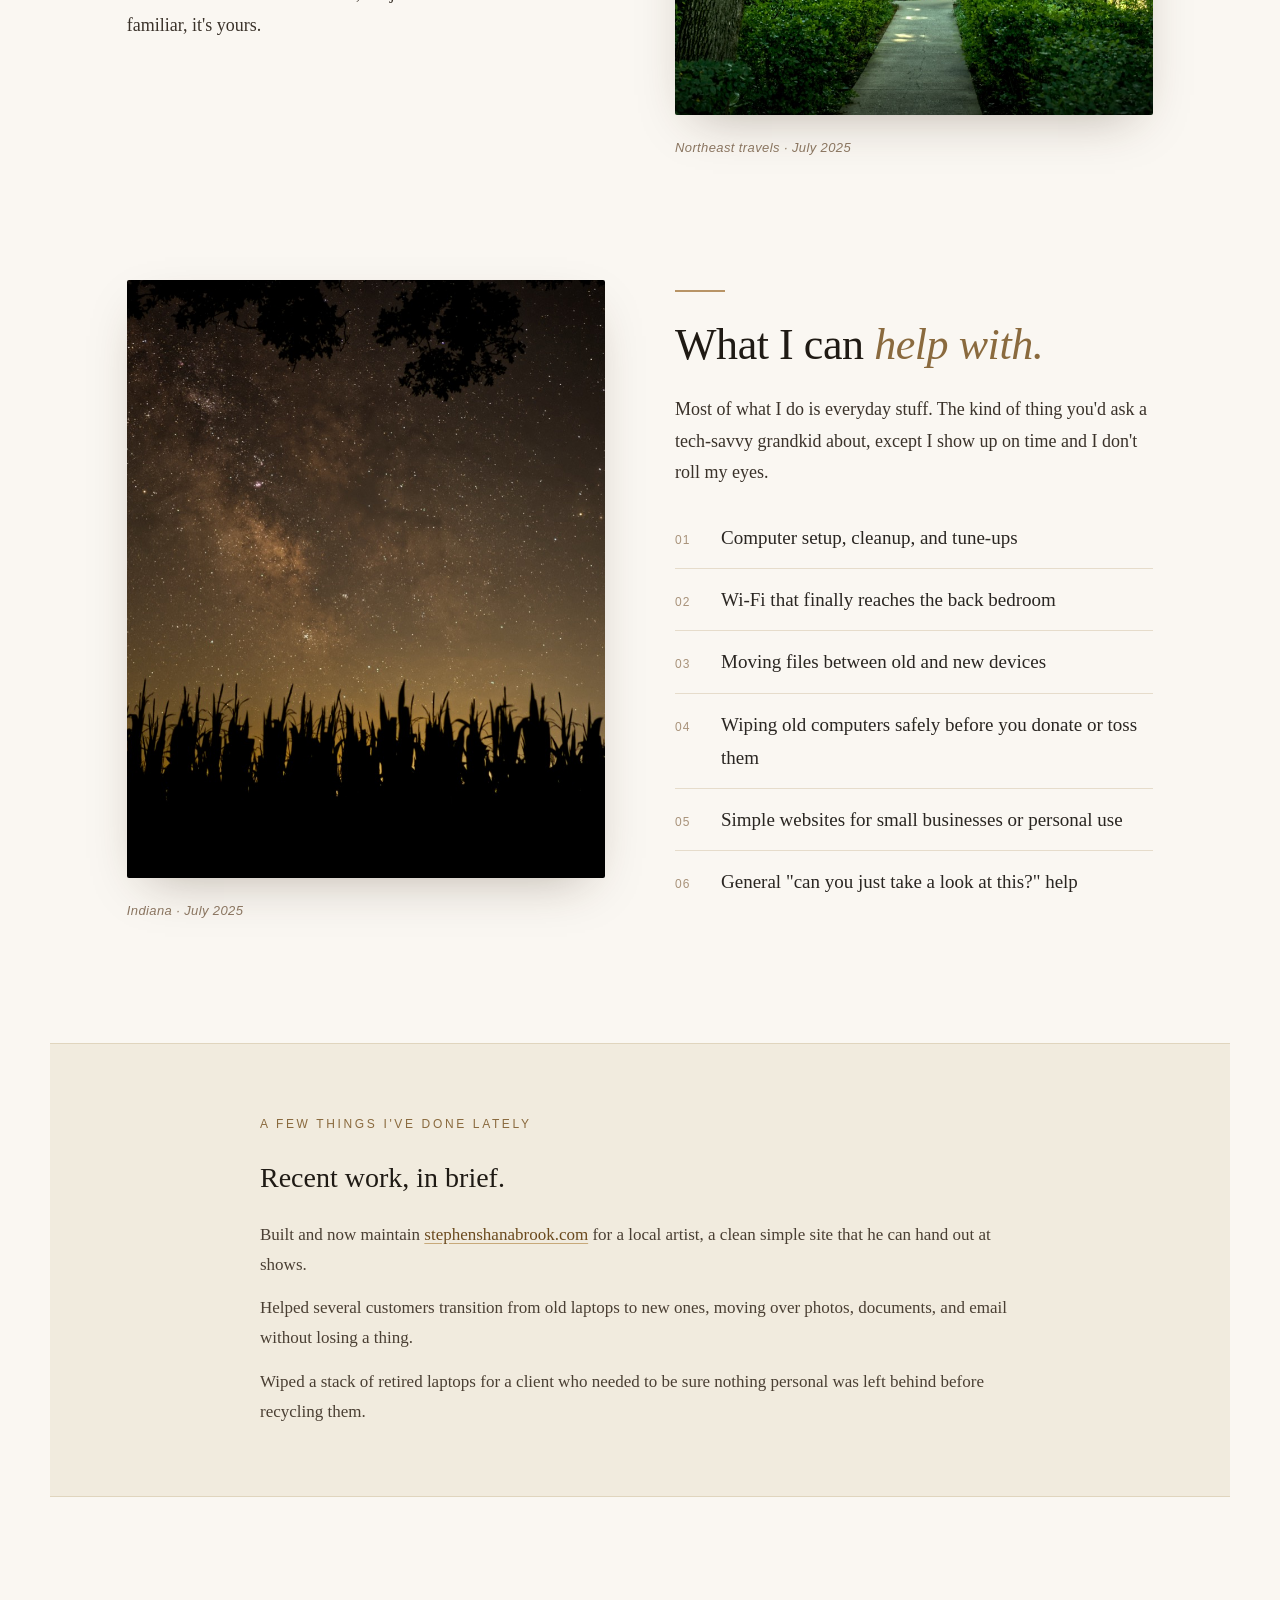
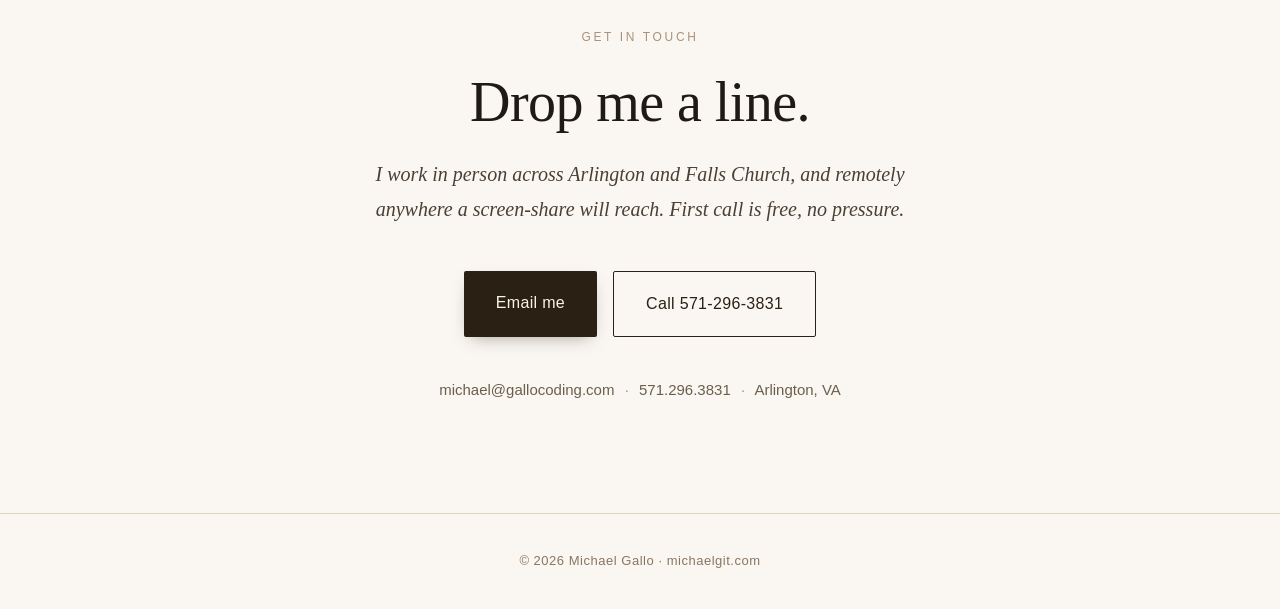
<file: _archive/it-v5-story-scroll/index.html>
<!DOCTYPE html>
<html lang="en">
<head>
<meta charset="UTF-8">
<meta name="viewport" content="width=device-width, initial-scale=1.0">
<title>IT Services · Michael Gallo</title>
<style>
  * { box-sizing: border-box; margin: 0; padding: 0; }

  html { scroll-behavior: smooth; }

  body {
    font-family: 'Iowan Old Style', 'Palatino Linotype', Palatino, 'Book Antiqua', Georgia, serif;
    font-size: 18px;
    line-height: 1.75;
    color: #2a2622;
    background: #faf7f2;
    -webkit-font-smoothing: antialiased;
  }

  .variant-label {
    position: fixed;
    top: 14px;
    right: 14px;
    background: rgba(20, 18, 16, 0.78);
    color: #f5ede0;
    font-family: -apple-system, BlinkMacSystemFont, 'Segoe UI', sans-serif;
    font-size: 11px;
    letter-spacing: 0.08em;
    text-transform: uppercase;
    padding: 6px 12px;
    border-radius: 999px;
    z-index: 100;
  }

  /* HERO */
  .hero {
    position: relative;
    height: 92vh;
    min-height: 560px;
    width: 100%;
    overflow: hidden;
    background: #1a1612;
  }
  .hero-img {
    position: absolute;
    inset: 0;
    width: 100%;
    height: 100%;
    object-fit: cover;
    opacity: 0.85;
  }
  .hero-overlay {
    position: absolute;
    inset: 0;
    background: linear-gradient(
      180deg,
      rgba(20, 16, 14, 0.20) 0%,
      rgba(20, 16, 14, 0.10) 40%,
      rgba(20, 16, 14, 0.55) 100%
    );
  }
  .hero-content {
    position: absolute;
    bottom: 9%;
    left: 0;
    right: 0;
    padding: 0 8vw;
    color: #faf3e8;
    max-width: 1100px;
    margin: 0 auto;
  }
  .hero-eyebrow {
    font-family: -apple-system, BlinkMacSystemFont, 'Segoe UI', sans-serif;
    font-size: 13px;
    letter-spacing: 0.22em;
    text-transform: uppercase;
    opacity: 0.92;
    margin-bottom: 18px;
  }
  .hero-title {
    font-size: clamp(40px, 7vw, 84px);
    line-height: 1.05;
    font-weight: 400;
    letter-spacing: -0.01em;
    margin-bottom: 18px;
    text-shadow: 0 2px 24px rgba(0,0,0,0.35);
  }
  .hero-sub {
    font-size: clamp(18px, 2vw, 22px);
    font-style: italic;
    opacity: 0.95;
    max-width: 560px;
    text-shadow: 0 1px 12px rgba(0,0,0,0.4);
  }
  .hero-credit {
    position: absolute;
    bottom: 18px;
    right: 22px;
    font-size: 12px;
    font-style: italic;
    color: rgba(250, 243, 232, 0.7);
    font-family: -apple-system, BlinkMacSystemFont, sans-serif;
    letter-spacing: 0.04em;
  }

  /* ARTICLE */
  article {
    max-width: 1180px;
    margin: 0 auto;
    padding: 0 6vw;
  }

  .intro {
    max-width: 720px;
    margin: 100px auto 80px;
    text-align: center;
  }
  .intro .kicker {
    font-family: -apple-system, BlinkMacSystemFont, sans-serif;
    font-size: 12px;
    letter-spacing: 0.22em;
    text-transform: uppercase;
    color: #a8927a;
    margin-bottom: 20px;
  }
  .intro p {
    font-size: 22px;
    line-height: 1.7;
    color: #4a3f33;
    font-style: italic;
  }
  .intro p::first-letter {
    font-size: 56px;
    float: left;
    line-height: 0.95;
    margin: 6px 10px 0 0;
    color: #6b5234;
    font-style: normal;
    font-weight: 500;
  }

  /* BLOCKS */
  .block {
    display: grid;
    grid-template-columns: 1fr 1fr;
    gap: 70px;
    align-items: center;
    margin: 120px 0;
  }
  .block.reverse .block-img { order: 2; }
  .block.reverse .block-text { order: 1; }

  .block-img figure {
    margin: 0;
  }
  .block-img img {
    width: 100%;
    height: auto;
    aspect-ratio: 4/5;
    object-fit: cover;
    border-radius: 2px;
    box-shadow: 0 18px 50px -20px rgba(60, 40, 20, 0.35);
  }
  .block-img figcaption {
    margin-top: 12px;
    font-size: 13px;
    font-style: italic;
    color: #8a7560;
    font-family: -apple-system, BlinkMacSystemFont, sans-serif;
    letter-spacing: 0.03em;
  }

  .block-text h2 {
    font-size: clamp(30px, 3.6vw, 44px);
    line-height: 1.15;
    font-weight: 400;
    color: #1f1a14;
    margin-bottom: 24px;
    letter-spacing: -0.01em;
  }
  .block-text h2 .accent {
    color: #8a6a3e;
    font-style: italic;
  }
  .block-text p {
    margin-bottom: 18px;
    color: #3a322a;
  }
  .block-text p:last-child { margin-bottom: 0; }

  .pull-rule {
    width: 50px;
    height: 2px;
    background: #b89466;
    margin-bottom: 28px;
  }

  /* FULL BLEED BREAK */
  .bleed {
    position: relative;
    width: 100vw;
    margin-left: calc(-50vw + 50%);
    height: 70vh;
    min-height: 480px;
    overflow: hidden;
    margin-top: 140px;
    margin-bottom: 140px;
  }
  .bleed img {
    position: absolute;
    inset: 0;
    width: 100%;
    height: 100%;
    object-fit: cover;
  }
  .bleed-overlay {
    position: absolute;
    inset: 0;
    background: linear-gradient(180deg, rgba(15,12,10,0.15), rgba(15,12,10,0.55));
  }
  .bleed-quote {
    position: absolute;
    inset: 0;
    display: flex;
    align-items: center;
    justify-content: center;
    padding: 0 8vw;
    text-align: center;
    color: #faf3e8;
  }
  .bleed-quote blockquote {
    max-width: 780px;
    font-size: clamp(26px, 3.8vw, 40px);
    line-height: 1.3;
    font-style: italic;
    font-weight: 400;
    text-shadow: 0 2px 18px rgba(0,0,0,0.35);
  }
  .bleed-quote cite {
    display: block;
    margin-top: 24px;
    font-size: 13px;
    letter-spacing: 0.18em;
    text-transform: uppercase;
    font-style: normal;
    font-family: -apple-system, BlinkMacSystemFont, sans-serif;
    opacity: 0.85;
  }
  .bleed-credit {
    position: absolute;
    bottom: 14px;
    right: 20px;
    font-size: 12px;
    font-style: italic;
    color: rgba(250, 243, 232, 0.75);
    font-family: -apple-system, BlinkMacSystemFont, sans-serif;
  }

  /* SERVICES LIST */
  .services-list {
    list-style: none;
    margin-top: 8px;
  }
  .services-list li {
    padding: 14px 0;
    border-bottom: 1px solid #e6dccb;
    font-size: 19px;
    color: #2a2622;
    display: flex;
    align-items: baseline;
    gap: 14px;
  }
  .services-list li:last-child { border-bottom: none; }
  .services-list .num {
    font-family: -apple-system, BlinkMacSystemFont, sans-serif;
    font-size: 12px;
    color: #a8927a;
    font-variant-numeric: tabular-nums;
    letter-spacing: 0.08em;
    min-width: 32px;
  }

  /* PAST WORK */
  .pastwork {
    background: #f1ebde;
    padding: 70px 8vw;
    margin: 100px calc(-6vw) 0;
    border-top: 1px solid #e0d5be;
    border-bottom: 1px solid #e0d5be;
  }
  .pastwork-inner {
    max-width: 760px;
    margin: 0 auto;
  }
  .pastwork .kicker {
    font-family: -apple-system, BlinkMacSystemFont, sans-serif;
    font-size: 12px;
    letter-spacing: 0.22em;
    text-transform: uppercase;
    color: #8a6a3e;
    margin-bottom: 18px;
  }
  .pastwork h3 {
    font-size: 28px;
    font-weight: 400;
    margin-bottom: 18px;
    color: #1f1a14;
  }
  .pastwork p {
    font-size: 17px;
    color: #4a3f33;
    margin-bottom: 14px;
  }
  .pastwork p:last-child { margin-bottom: 0; }
  .pastwork a {
    color: #6b4a1e;
    text-decoration: underline;
    text-decoration-color: #c8a97a;
    text-underline-offset: 3px;
  }

  /* CTA */
  .cta {
    text-align: center;
    padding: 130px 6vw 110px;
    max-width: 760px;
    margin: 0 auto;
  }
  .cta .kicker {
    font-family: -apple-system, BlinkMacSystemFont, sans-serif;
    font-size: 12px;
    letter-spacing: 0.22em;
    text-transform: uppercase;
    color: #a8927a;
    margin-bottom: 22px;
  }
  .cta h2 {
    font-size: clamp(36px, 5vw, 56px);
    font-weight: 400;
    line-height: 1.15;
    margin-bottom: 22px;
    color: #1f1a14;
    letter-spacing: -0.01em;
  }
  .cta p.lead {
    font-size: 20px;
    color: #4a3f33;
    margin-bottom: 44px;
    font-style: italic;
  }
  .cta-buttons {
    display: flex;
    gap: 16px;
    justify-content: center;
    flex-wrap: wrap;
    margin-bottom: 40px;
  }
  .btn {
    display: inline-block;
    padding: 18px 32px;
    font-family: -apple-system, BlinkMacSystemFont, sans-serif;
    font-size: 16px;
    font-weight: 500;
    letter-spacing: 0.02em;
    text-decoration: none;
    border-radius: 2px;
    transition: transform 0.15s ease, box-shadow 0.15s ease;
  }
  .btn-primary {
    background: #2a2014;
    color: #faf3e8;
    box-shadow: 0 6px 18px -8px rgba(42, 32, 20, 0.5);
  }
  .btn-primary:hover {
    transform: translateY(-1px);
    box-shadow: 0 10px 24px -8px rgba(42, 32, 20, 0.6);
  }
  .btn-secondary {
    background: transparent;
    color: #2a2014;
    border: 1.5px solid #2a2014;
  }
  .btn-secondary:hover {
    background: #2a2014;
    color: #faf3e8;
  }
  .cta-meta {
    font-size: 15px;
    color: #6b5e4d;
    font-family: -apple-system, BlinkMacSystemFont, sans-serif;
  }
  .cta-meta span { margin: 0 6px; color: #b89466; }

  /* FOOTER */
  footer {
    text-align: center;
    padding: 36px 20px;
    border-top: 1px solid #e0d5be;
    font-size: 13px;
    color: #8a7560;
    font-family: -apple-system, BlinkMacSystemFont, sans-serif;
    letter-spacing: 0.04em;
  }

  /* MOBILE */
  @media (max-width: 760px) {
    body { font-size: 17px; }
    .hero { height: 80vh; min-height: 480px; }
    .hero-content { bottom: 7%; padding: 0 7vw; }
    .intro { margin: 70px auto 60px; }
    .intro p { font-size: 19px; }
    .block {
      grid-template-columns: 1fr;
      gap: 32px;
      margin: 80px 0;
    }
    .block.reverse .block-img { order: 1; }
    .block.reverse .block-text { order: 2; }
    .block-img img { aspect-ratio: 3/4; }
    .bleed { height: 55vh; min-height: 380px; margin: 90px 0; }
    .pastwork { padding: 50px 7vw; margin: 70px calc(-6vw) 0; }
    .cta { padding: 90px 6vw 80px; }
    .btn { padding: 16px 24px; font-size: 15px; }
  }
</style>
</head>
<body>

<div class="variant-label">v5 · story scroll</div>

<!-- HERO -->
<section class="hero">
  <img class="hero-img" src="pink-lake.jpg" alt="Pink lake at dusk">
  <div class="hero-overlay"></div>
  <div class="hero-content">
    <div class="hero-eyebrow">IT Services · Arlington · Falls Church</div>
    <h1 class="hero-title">Hi, I'm Michael.</h1>
    <p class="hero-sub">Tech help you can trust, from a neighbor who actually picks up the phone.</p>
  </div>
  <div class="hero-credit">Northern Minnesota · July 2025</div>
</section>

<article>

  <!-- INTRO -->
  <div class="intro">
    <div class="kicker">A Note Before We Start</div>
    <p>Most of my customers tell me the same thing on the first call. "I'm just not a tech person." That's fine. You don't have to be. That's what I'm here for.</p>
  </div>

  <!-- BLOCK 1: Who he is -->
  <section class="block">
    <div class="block-img">
      <figure>
        <img src="profile.jpg" alt="Michael Gallo">
        <figcaption>Portrait · 2025</figcaption>
      </figure>
    </div>
    <div class="block-text">
      <div class="pull-rule"></div>
      <h2>A computer scientist <span class="accent">who likes people.</span></h2>
      <p>I finished my Master's in Computer Science at the University of Vermont in 2025, graduating with a 3.94 GPA. The degree matters less than what it represents, which is years of getting comfortable with how computers actually work, not just how to use them.</p>
      <p>I started doing this work for neighbors and friends back in 2024. Word spread, and what began as a favor turned into something I genuinely look forward to. I'm based in the Arlington and Falls Church area, and most of my customers are right here in the neighborhood.</p>
    </div>
  </section>

  <!-- FULL BLEED 1 -->
  <div class="bleed">
    <img src="hero-stars.jpg" alt="Stars over a quiet field">
    <div class="bleed-overlay"></div>
    <div class="bleed-quote">
      <blockquote>
        "Technology should feel less like a maze and more like a tool. That's the whole job."
        <cite>— Michael</cite>
      </blockquote>
    </div>
    <div class="bleed-credit">Indiana · July 2025</div>
  </div>

  <!-- BLOCK 2: Why he does this -->
  <section class="block reverse">
    <div class="block-img">
      <figure>
        <img src="ivy-courtyard.jpg" alt="Ivy-covered courtyard">
        <figcaption>Northeast travels · July 2025</figcaption>
      </figure>
    </div>
    <div class="block-text">
      <div class="pull-rule"></div>
      <h2>Why I <span class="accent">do this.</span></h2>
      <p>There's a particular kind of frustration that comes with feeling like the world has moved on without you. New phone, new login, new prompt asking you to "verify" something. I've watched smart, capable people quietly decide they're "bad at computers" because no one ever sat down with them and explained things in plain English.</p>
      <p>I love the moment when that flips. When someone realizes the machine isn't smarter than them, it's just unfamiliar. Once it's familiar, it's yours.</p>
    </div>
  </section>

  <!-- BLOCK 3: What he helps with -->
  <section class="block">
    <div class="block-img">
      <figure>
        <img src="cornfield-stars.jpg" alt="Stars over a cornfield">
        <figcaption>Indiana · July 2025</figcaption>
      </figure>
    </div>
    <div class="block-text">
      <div class="pull-rule"></div>
      <h2>What I can <span class="accent">help with.</span></h2>
      <p>Most of what I do is everyday stuff. The kind of thing you'd ask a tech-savvy grandkid about, except I show up on time and I don't roll my eyes.</p>
      <ul class="services-list">
        <li><span class="num">01</span> Computer setup, cleanup, and tune-ups</li>
        <li><span class="num">02</span> Wi-Fi that finally reaches the back bedroom</li>
        <li><span class="num">03</span> Moving files between old and new devices</li>
        <li><span class="num">04</span> Wiping old computers safely before you donate or toss them</li>
        <li><span class="num">05</span> Simple websites for small businesses or personal use</li>
        <li><span class="num">06</span> General "can you just take a look at this?" help</li>
      </ul>
    </div>
  </section>

  <!-- PAST WORK -->
  <section class="pastwork">
    <div class="pastwork-inner">
      <div class="kicker">A Few Things I've Done Lately</div>
      <h3>Recent work, in brief.</h3>
      <p>Built and now maintain <a href="https://stephenshanabrook.com">stephenshanabrook.com</a> for a local artist, a clean simple site that he can hand out at shows.</p>
      <p>Helped several customers transition from old laptops to new ones, moving over photos, documents, and email without losing a thing.</p>
      <p>Wiped a stack of retired laptops for a client who needed to be sure nothing personal was left behind before recycling them.</p>
    </div>
  </section>

  <!-- CTA -->
  <section class="cta">
    <div class="kicker">Get in Touch</div>
    <h2>Drop me a line.</h2>
    <p class="lead">I work in person across Arlington and Falls Church, and remotely anywhere a screen-share will reach. First call is free, no pressure.</p>
    <div class="cta-buttons">
      <a class="btn btn-primary" href="mailto:michael@gallocoding.com">Email me</a>
      <a class="btn btn-secondary" href="tel:5712963831">Call 571-296-3831</a>
    </div>
    <div class="cta-meta">
      michael@gallocoding.com <span>·</span> 571.296.3831 <span>·</span> Arlington, VA
    </div>
  </section>

</article>

<footer>
  © 2026 Michael Gallo · michaelgit.com
</footer>

</body>
</html>
</file>
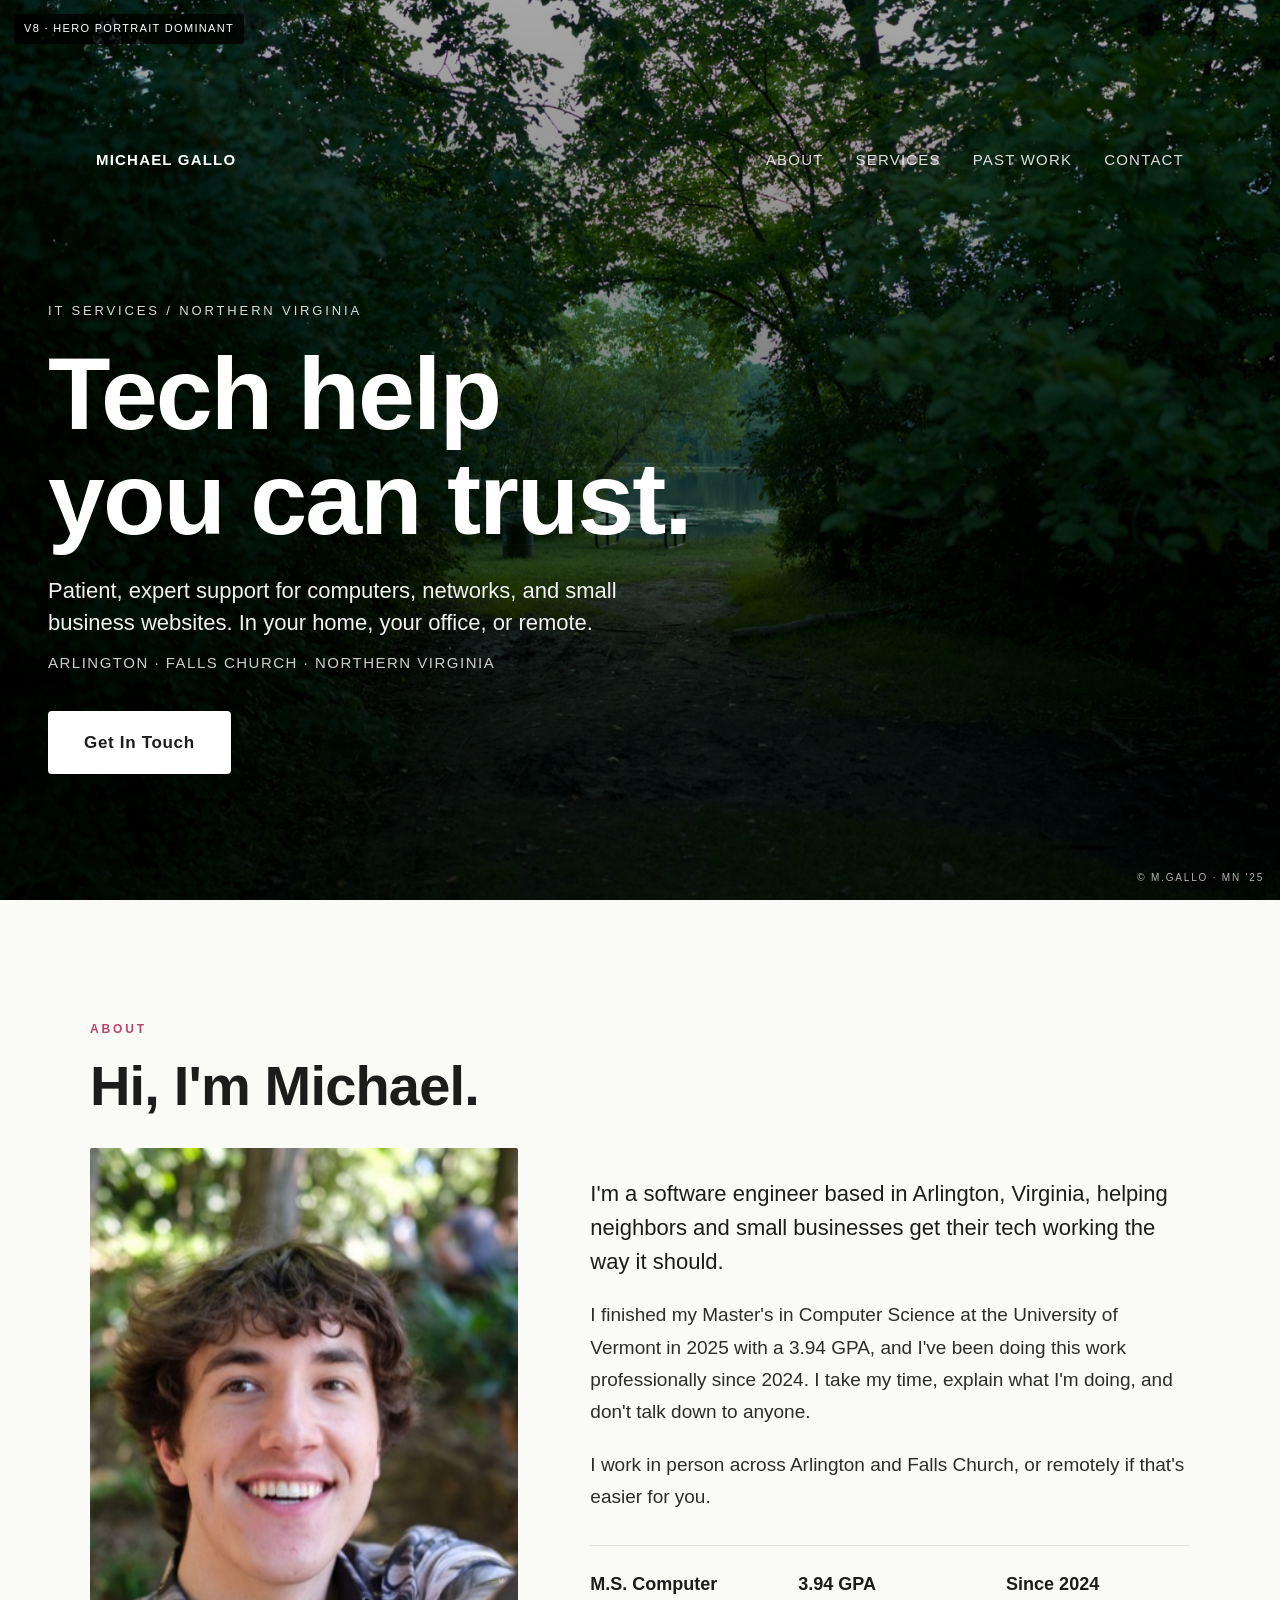
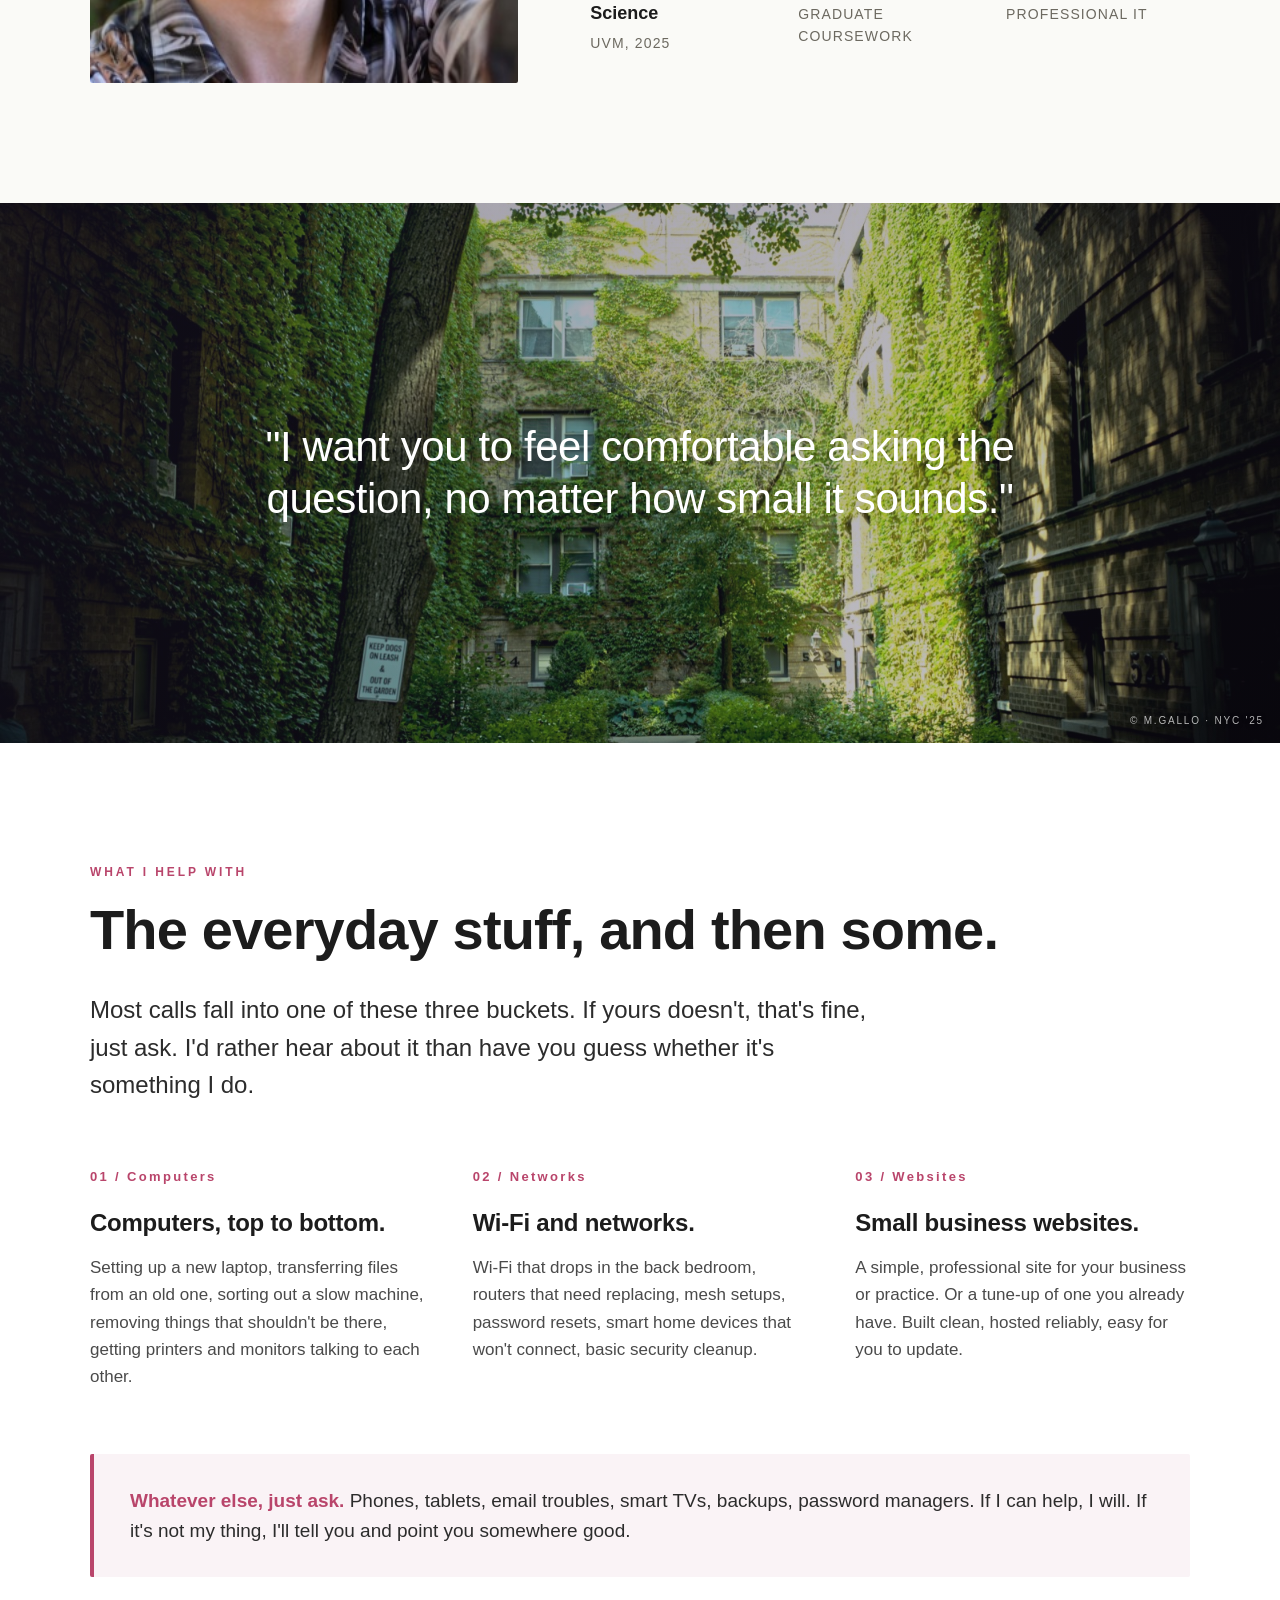
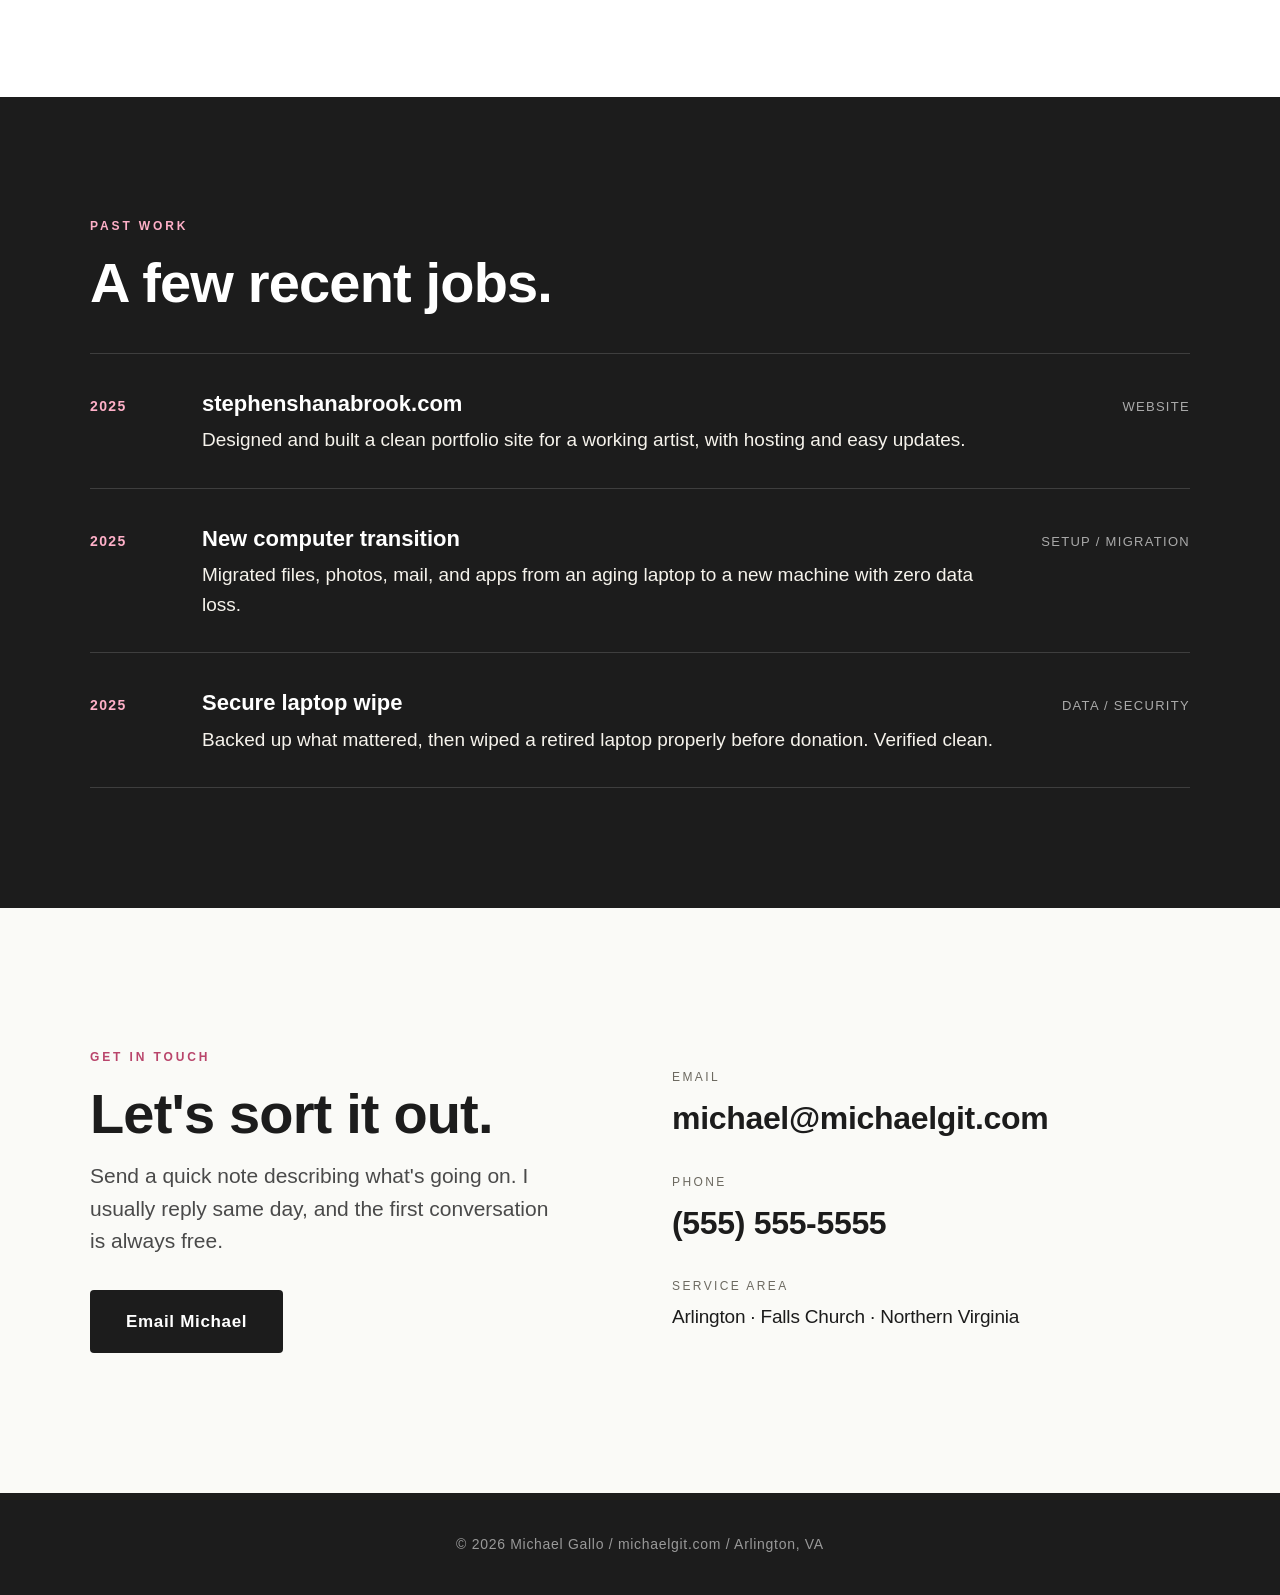
<file: _archive/it-v8-hero-portrait/index.html>
<!DOCTYPE html>
<html lang="en">
<head>
<meta charset="UTF-8">
<meta name="viewport" content="width=device-width, initial-scale=1.0">
<title>Michael Gallo, IT Services / Arlington, Falls Church VA</title>
<style>
  *, *::before, *::after { box-sizing: border-box; }
  html, body { margin: 0; padding: 0; }
  body {
    font-family: -apple-system, BlinkMacSystemFont, "Segoe UI", "Helvetica Neue", Arial, sans-serif;
    font-size: 18px;
    line-height: 1.6;
    color: #1c1c1c;
    background: #fafaf7;
    -webkit-font-smoothing: antialiased;
  }
  img { display: block; max-width: 100%; height: auto; }
  a { color: #b9456b; text-decoration: none; }
  a:hover { text-decoration: underline; }

  .variant-label {
    position: fixed;
    top: 14px;
    left: 14px;
    z-index: 100;
    background: rgba(0,0,0,0.72);
    color: #fff;
    font-size: 11px;
    letter-spacing: 0.12em;
    text-transform: uppercase;
    padding: 6px 10px;
    border-radius: 3px;
    font-weight: 500;
  }

  /* HERO */
  .hero {
    position: relative;
    height: 100vh;
    min-height: 640px;
    width: 100%;
    overflow: hidden;
    color: #fff;
  }
  .hero-img {
    position: absolute;
    inset: 0;
    width: 100%;
    height: 100%;
    object-fit: cover;
    z-index: 0;
  }
  .hero-overlay {
    position: absolute;
    inset: 0;
    background: linear-gradient(180deg, rgba(0,0,0,0.35) 0%, rgba(0,0,0,0.55) 60%, rgba(0,0,0,0.7) 100%);
    z-index: 1;
  }
  .hero-nav {
    position: relative;
    z-index: 3;
    display: flex;
    justify-content: space-between;
    align-items: center;
    padding: 28px 48px;
    font-size: 15px;
    letter-spacing: 0.08em;
    text-transform: uppercase;
  }
  .hero-nav .brand { font-weight: 600; }
  .hero-nav .nav-links { display: flex; gap: 32px; }
  .hero-nav .nav-links a { color: #fff; opacity: 0.85; }
  .hero-nav .nav-links a:hover { opacity: 1; text-decoration: none; }

  .hero-content {
    position: absolute;
    z-index: 2;
    left: 0;
    right: 0;
    bottom: 14vh;
    padding: 0 48px;
    max-width: 1100px;
  }
  .hero-eyebrow {
    font-size: 13px;
    letter-spacing: 0.22em;
    text-transform: uppercase;
    opacity: 0.85;
    margin-bottom: 20px;
    font-weight: 500;
  }
  .hero h1 {
    font-size: clamp(48px, 8vw, 104px);
    line-height: 1.02;
    margin: 0 0 24px 0;
    font-weight: 700;
    letter-spacing: -0.02em;
  }
  .hero-tag {
    font-size: clamp(18px, 2vw, 22px);
    max-width: 620px;
    margin: 0 0 12px 0;
    opacity: 0.95;
    line-height: 1.45;
  }
  .hero-loc {
    font-size: 15px;
    letter-spacing: 0.1em;
    text-transform: uppercase;
    opacity: 0.8;
    margin-bottom: 36px;
  }
  .cta {
    display: inline-block;
    background: #fff;
    color: #1c1c1c;
    font-size: 17px;
    font-weight: 600;
    padding: 18px 36px;
    border-radius: 4px;
    letter-spacing: 0.04em;
    transition: transform 0.15s ease, background 0.15s ease;
  }
  .cta:hover { background: #ffe6ef; text-decoration: none; transform: translateY(-2px); }
  .cta.dark { background: #1c1c1c; color: #fff; }
  .cta.dark:hover { background: #b9456b; }

  /* photo credit corner overlay */
  .credit {
    position: absolute;
    bottom: 14px;
    right: 16px;
    z-index: 3;
    color: rgba(255,255,255,0.7);
    font-size: 10px;
    letter-spacing: 0.18em;
    text-transform: uppercase;
    font-weight: 500;
    text-shadow: 0 1px 4px rgba(0,0,0,0.5);
  }

  /* SECTION SCAFFOLD */
  section { padding: 120px 48px; }
  .container { max-width: 1100px; margin: 0 auto; }
  .section-label {
    font-size: 12px;
    letter-spacing: 0.24em;
    text-transform: uppercase;
    color: #b9456b;
    font-weight: 600;
    margin-bottom: 18px;
  }
  h2 {
    font-size: clamp(36px, 5vw, 56px);
    line-height: 1.05;
    margin: 0 0 32px 0;
    font-weight: 700;
    letter-spacing: -0.015em;
  }

  /* ABOUT */
  .about { background: #fafaf7; }
  .about-grid {
    display: grid;
    grid-template-columns: 5fr 7fr;
    gap: 72px;
    align-items: center;
  }
  .about-photo-wrap {
    position: relative;
  }
  .about-photo-wrap img {
    width: 100%;
    aspect-ratio: 4 / 5;
    object-fit: cover;
    border-radius: 2px;
  }
  .about-body p {
    font-size: 19px;
    line-height: 1.7;
    margin: 0 0 20px 0;
    color: #2c2c2c;
  }
  .about-body p:first-of-type { font-size: 22px; line-height: 1.55; color: #1c1c1c; }
  .about-meta {
    margin-top: 32px;
    padding-top: 24px;
    border-top: 1px solid #e3e0d8;
    display: grid;
    grid-template-columns: repeat(3, 1fr);
    gap: 24px;
  }
  .about-meta div { font-size: 14px; letter-spacing: 0.08em; text-transform: uppercase; color: #6c6960; }
  .about-meta strong { display: block; font-size: 18px; color: #1c1c1c; text-transform: none; letter-spacing: 0; margin-bottom: 4px; font-weight: 600; }

  /* DIVIDER PHOTO */
  .divider {
    position: relative;
    height: 60vh;
    min-height: 420px;
    overflow: hidden;
  }
  .divider img {
    position: absolute;
    inset: 0;
    width: 100%;
    height: 100%;
    object-fit: cover;
  }
  .divider-overlay {
    position: absolute;
    inset: 0;
    background: linear-gradient(135deg, rgba(34,28,52,0.45), rgba(34,28,52,0.25));
  }
  .divider-quote {
    position: absolute;
    inset: 0;
    display: flex;
    align-items: center;
    justify-content: center;
    text-align: center;
    padding: 0 48px;
    z-index: 2;
  }
  .divider-quote p {
    color: #fff;
    font-size: clamp(26px, 4vw, 42px);
    line-height: 1.25;
    max-width: 880px;
    font-weight: 500;
    margin: 0;
    letter-spacing: -0.01em;
  }

  /* WHAT I HELP WITH */
  .help { background: #fff; }
  .help-lead {
    font-size: 24px;
    line-height: 1.55;
    max-width: 780px;
    margin: 0 0 64px 0;
    color: #2c2c2c;
  }
  .help-cats {
    display: grid;
    grid-template-columns: repeat(3, 1fr);
    gap: 48px;
  }
  .help-cat h3 {
    font-size: 24px;
    margin: 0 0 12px 0;
    font-weight: 700;
    letter-spacing: -0.01em;
  }
  .help-cat p {
    font-size: 17px;
    line-height: 1.6;
    color: #4a4a4a;
    margin: 0;
  }
  .help-cat .num {
    font-size: 13px;
    color: #b9456b;
    font-weight: 700;
    letter-spacing: 0.18em;
    display: block;
    margin-bottom: 16px;
  }
  .help-aside {
    margin-top: 64px;
    padding: 32px 36px;
    background: #faf3f6;
    border-left: 4px solid #b9456b;
    font-size: 19px;
    line-height: 1.55;
    color: #2c2c2c;
    border-radius: 2px;
  }
  .help-aside strong { color: #b9456b; }

  /* PAST WORK */
  .work { background: #1c1c1c; color: #f6f3ec; }
  .work .section-label { color: #ffb0c8; }
  .work h2 { color: #fff; }
  .work-list { list-style: none; padding: 0; margin: 40px 0 0 0; }
  .work-list li {
    display: grid;
    grid-template-columns: 80px 1fr auto;
    gap: 32px;
    align-items: baseline;
    padding: 32px 0;
    border-top: 1px solid rgba(255,255,255,0.15);
    font-size: 19px;
  }
  .work-list li:last-child { border-bottom: 1px solid rgba(255,255,255,0.15); }
  .work-list .yr { color: #ffb0c8; font-size: 14px; letter-spacing: 0.1em; font-weight: 600; }
  .work-list .desc { color: #f6f3ec; }
  .work-list .desc strong { display: block; font-size: 22px; font-weight: 600; margin-bottom: 4px; color: #fff; }
  .work-list .tag { color: #aaa; font-size: 13px; letter-spacing: 0.1em; text-transform: uppercase; }

  /* CONTACT */
  .contact { background: #fafaf7; padding: 140px 48px; }
  .contact-grid {
    display: grid;
    grid-template-columns: 1fr 1fr;
    gap: 64px;
    align-items: center;
  }
  .contact h2 { margin-bottom: 16px; }
  .contact-lead { font-size: 21px; color: #4a4a4a; line-height: 1.55; margin: 0 0 32px 0; max-width: 460px; }
  .contact-block { display: flex; flex-direction: column; gap: 28px; }
  .contact-item .label {
    font-size: 12px;
    letter-spacing: 0.2em;
    text-transform: uppercase;
    color: #6c6960;
    margin-bottom: 6px;
  }
  .contact-item .val {
    font-size: clamp(24px, 3vw, 32px);
    font-weight: 600;
    color: #1c1c1c;
    letter-spacing: -0.01em;
    word-break: break-word;
  }
  .contact-item .val a { color: #1c1c1c; }
  .contact-item .val a:hover { color: #b9456b; text-decoration: none; }

  /* FOOTER */
  footer {
    padding: 40px 48px;
    background: #1c1c1c;
    color: #999;
    font-size: 14px;
    text-align: center;
    letter-spacing: 0.05em;
  }

  /* RESPONSIVE */
  @media (max-width: 880px) {
    .hero-nav { padding: 20px 24px; }
    .hero-nav .nav-links { gap: 18px; font-size: 13px; }
    .hero-content { padding: 0 24px; bottom: 10vh; }
    section { padding: 80px 24px; }
    .about-grid { grid-template-columns: 1fr; gap: 40px; }
    .about-photo-wrap img { aspect-ratio: 4/5; max-height: 540px; }
    .about-meta { grid-template-columns: 1fr; gap: 16px; }
    .help-cats { grid-template-columns: 1fr; gap: 36px; }
    .work-list li { grid-template-columns: 1fr; gap: 6px; }
    .work-list .tag { margin-top: 4px; }
    .contact { padding: 80px 24px; }
    .contact-grid { grid-template-columns: 1fr; gap: 32px; }
    .divider { height: 40vh; min-height: 300px; }
  }

  @media (max-width: 520px) {
    body { font-size: 17px; }
    .hero-nav .nav-links { display: none; }
    .hero h1 { font-size: 44px; }
    .credit { font-size: 9px; }
  }
</style>
</head>
<body>

<div class="variant-label">v8 · hero portrait dominant</div>

<!-- HERO -->
<section class="hero">
  <img class="hero-img" src="pink-lake.jpg" alt="Pink sunset over a lake">
  <div class="hero-overlay"></div>

  <nav class="hero-nav">
    <div class="brand">Michael Gallo</div>
    <div class="nav-links">
      <a href="#about">About</a>
      <a href="#help">Services</a>
      <a href="#work">Past Work</a>
      <a href="#contact">Contact</a>
    </div>
  </nav>

  <div class="hero-content">
    <div class="hero-eyebrow">IT Services / Northern Virginia</div>
    <h1>Tech help<br>you can trust.</h1>
    <p class="hero-tag">Patient, expert support for computers, networks, and small business websites. In your home, your office, or remote.</p>
    <div class="hero-loc">Arlington · Falls Church · Northern Virginia</div>
    <a href="#contact" class="cta">Get In Touch</a>
  </div>

  <div class="credit">© M.GALLO · MN '25</div>
</section>

<!-- ABOUT -->
<section class="about" id="about">
  <div class="container">
    <div class="section-label">About</div>
    <h2>Hi, I'm Michael.</h2>
    <div class="about-grid">
      <div class="about-photo-wrap">
        <img src="profile.jpg" alt="Michael Gallo portrait">
      </div>
      <div class="about-body">
        <p>I'm a software engineer based in Arlington, Virginia, helping neighbors and small businesses get their tech working the way it should.</p>
        <p>I finished my Master's in Computer Science at the University of Vermont in 2025 with a 3.94 GPA, and I've been doing this work professionally since 2024. I take my time, explain what I'm doing, and don't talk down to anyone.</p>
        <p>I work in person across Arlington and Falls Church, or remotely if that's easier for you.</p>

        <div class="about-meta">
          <div><strong>M.S. Computer Science</strong>UVM, 2025</div>
          <div><strong>3.94 GPA</strong>Graduate Coursework</div>
          <div><strong>Since 2024</strong>Professional IT</div>
        </div>
      </div>
    </div>
  </div>
</section>

<!-- DIVIDER PHOTO -->
<section class="divider" style="padding: 0;">
  <img src="ivy-courtyard.jpg" alt="Quiet ivy-covered courtyard">
  <div class="divider-overlay"></div>
  <div class="divider-quote">
    <p>"I want you to feel comfortable asking the question, no matter how small it sounds."</p>
  </div>
  <div class="credit">© M.GALLO · NYC '25</div>
</section>

<!-- WHAT I HELP WITH -->
<section class="help" id="help">
  <div class="container">
    <div class="section-label">What I Help With</div>
    <h2>The everyday stuff, and then some.</h2>
    <p class="help-lead">Most calls fall into one of these three buckets. If yours doesn't, that's fine, just ask. I'd rather hear about it than have you guess whether it's something I do.</p>

    <div class="help-cats">
      <div class="help-cat">
        <span class="num">01 / Computers</span>
        <h3>Computers, top to bottom.</h3>
        <p>Setting up a new laptop, transferring files from an old one, sorting out a slow machine, removing things that shouldn't be there, getting printers and monitors talking to each other.</p>
      </div>
      <div class="help-cat">
        <span class="num">02 / Networks</span>
        <h3>Wi-Fi and networks.</h3>
        <p>Wi-Fi that drops in the back bedroom, routers that need replacing, mesh setups, password resets, smart home devices that won't connect, basic security cleanup.</p>
      </div>
      <div class="help-cat">
        <span class="num">03 / Websites</span>
        <h3>Small business websites.</h3>
        <p>A simple, professional site for your business or practice. Or a tune-up of one you already have. Built clean, hosted reliably, easy for you to update.</p>
      </div>
    </div>

    <div class="help-aside">
      <strong>Whatever else, just ask.</strong> Phones, tablets, email troubles, smart TVs, backups, password managers. If I can help, I will. If it's not my thing, I'll tell you and point you somewhere good.
    </div>
  </div>
</section>

<!-- PAST WORK -->
<section class="work" id="work">
  <div class="container">
    <div class="section-label">Past Work</div>
    <h2>A few recent jobs.</h2>
    <ul class="work-list">
      <li>
        <span class="yr">2025</span>
        <span class="desc"><strong>stephenshanabrook.com</strong>Designed and built a clean portfolio site for a working artist, with hosting and easy updates.</span>
        <span class="tag">Website</span>
      </li>
      <li>
        <span class="yr">2025</span>
        <span class="desc"><strong>New computer transition</strong>Migrated files, photos, mail, and apps from an aging laptop to a new machine with zero data loss.</span>
        <span class="tag">Setup / Migration</span>
      </li>
      <li>
        <span class="yr">2025</span>
        <span class="desc"><strong>Secure laptop wipe</strong>Backed up what mattered, then wiped a retired laptop properly before donation. Verified clean.</span>
        <span class="tag">Data / Security</span>
      </li>
    </ul>
  </div>
</section>

<!-- CONTACT -->
<section class="contact" id="contact">
  <div class="container">
    <div class="contact-grid">
      <div>
        <div class="section-label">Get In Touch</div>
        <h2>Let's sort it out.</h2>
        <p class="contact-lead">Send a quick note describing what's going on. I usually reply same day, and the first conversation is always free.</p>
        <a href="mailto:michael@michaelgit.com" class="cta dark">Email Michael</a>
      </div>
      <div class="contact-block">
        <div class="contact-item">
          <div class="label">Email</div>
          <div class="val"><a href="mailto:michael@michaelgit.com">michael@michaelgit.com</a></div>
        </div>
        <div class="contact-item">
          <div class="label">Phone</div>
          <div class="val"><a href="tel:+15555555555">(555) 555-5555</a></div>
        </div>
        <div class="contact-item">
          <div class="label">Service Area</div>
          <div class="val" style="font-size: 19px; font-weight: 500;">Arlington · Falls Church · Northern Virginia</div>
        </div>
      </div>
    </div>
  </div>
</section>

<footer>
  © 2026 Michael Gallo / michaelgit.com / Arlington, VA
</footer>

</body>
</html>
</file>
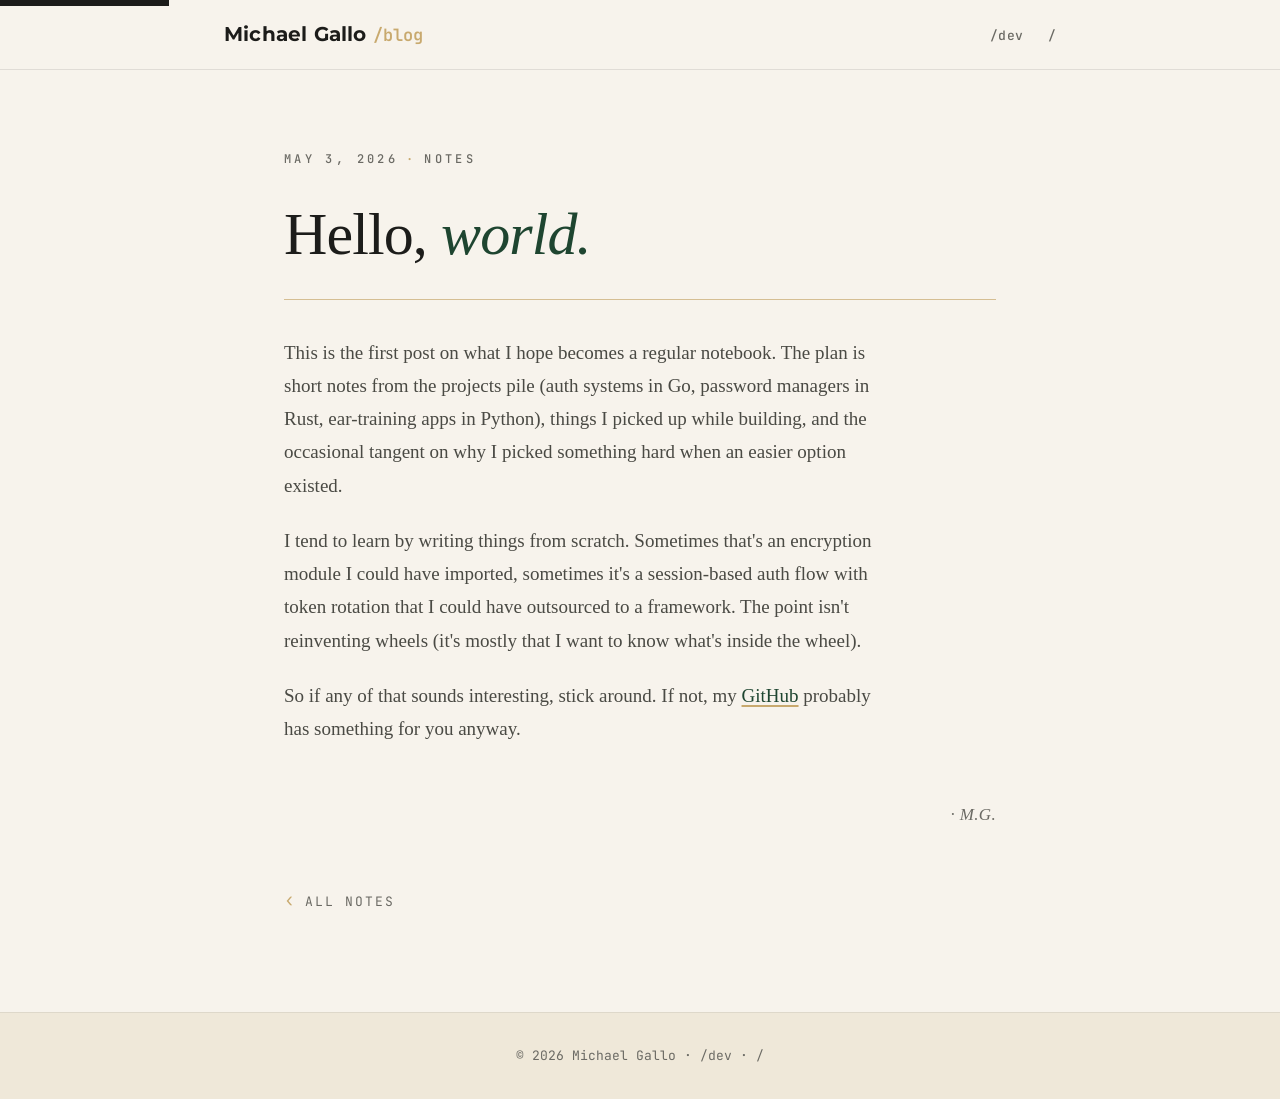
<file: blog/hello-world/index.html>
<!DOCTYPE html>
<html lang="en">
<head>
    <meta charset="UTF-8">
    <meta name="viewport" content="width=device-width, initial-scale=1.0">
    <meta name="description" content="A first post on what this blog is for, and why I tend to learn by writing things from scratch.">
    <title>Hello, world. · Notes · Michael Gallo</title>
    <link rel="canonical" href="https://michaelgit.com/blog/hello-world/">
    <link rel="preconnect" href="https://fonts.googleapis.com">
    <link rel="preconnect" href="https://fonts.gstatic.com" crossorigin>
    <link href="https://fonts.googleapis.com/css2?family=JetBrains+Mono:wght@400;500;600&family=Montserrat:wght@400;600;700&display=swap" rel="stylesheet">
    <link rel="stylesheet" href="../styles.css">
</head>
<body>
    <a class="skip-link" href="#main">Skip to content</a>

    <header>
        <nav>
            <a href="/blog/" class="nav-brand">Michael Gallo<span class="brand-accent">/blog</span></a>
            <ul class="nav-links">
                <li><a href="/dev/">/dev</a></li>
                <li><a href="/">/</a></li>
            </ul>
        </nav>
    </header>

    <main id="main">
        <article class="page">
            <p class="kicker">May 3, 2026<span class="dot">·</span>Notes</p>

            <h1 class="headline">Hello, <span class="italic">world.</span></h1>

            <hr class="rule">

            <div class="prose">
                <p>This is the first post on what I hope becomes a regular notebook. The plan is short notes from the projects pile (auth systems in Go, password managers in Rust, ear-training apps in Python), things I picked up while building, and the occasional tangent on why I picked something hard when an easier option existed.</p>

                <p>I tend to learn by writing things from scratch. Sometimes that's an encryption module I could have imported, sometimes it's a session-based auth flow with token rotation that I could have outsourced to a framework. The point isn't reinventing wheels (it's mostly that I want to know what's inside the wheel).</p>

                <p>So if any of that sounds interesting, stick around. If not, my <a href="https://github.com/MGallo-Code">GitHub</a> probably has something for you anyway.</p>
            </div>

            <p class="signature">· M.G.</p>

            <a href="/blog/" class="back-link">All notes</a>
        </article>
    </main>

    <footer>
        <p>&copy; 2026 Michael Gallo · <a href="/dev/">/dev</a> · <a href="/">/</a></p>
    </footer>
</body>
</html>
</file>
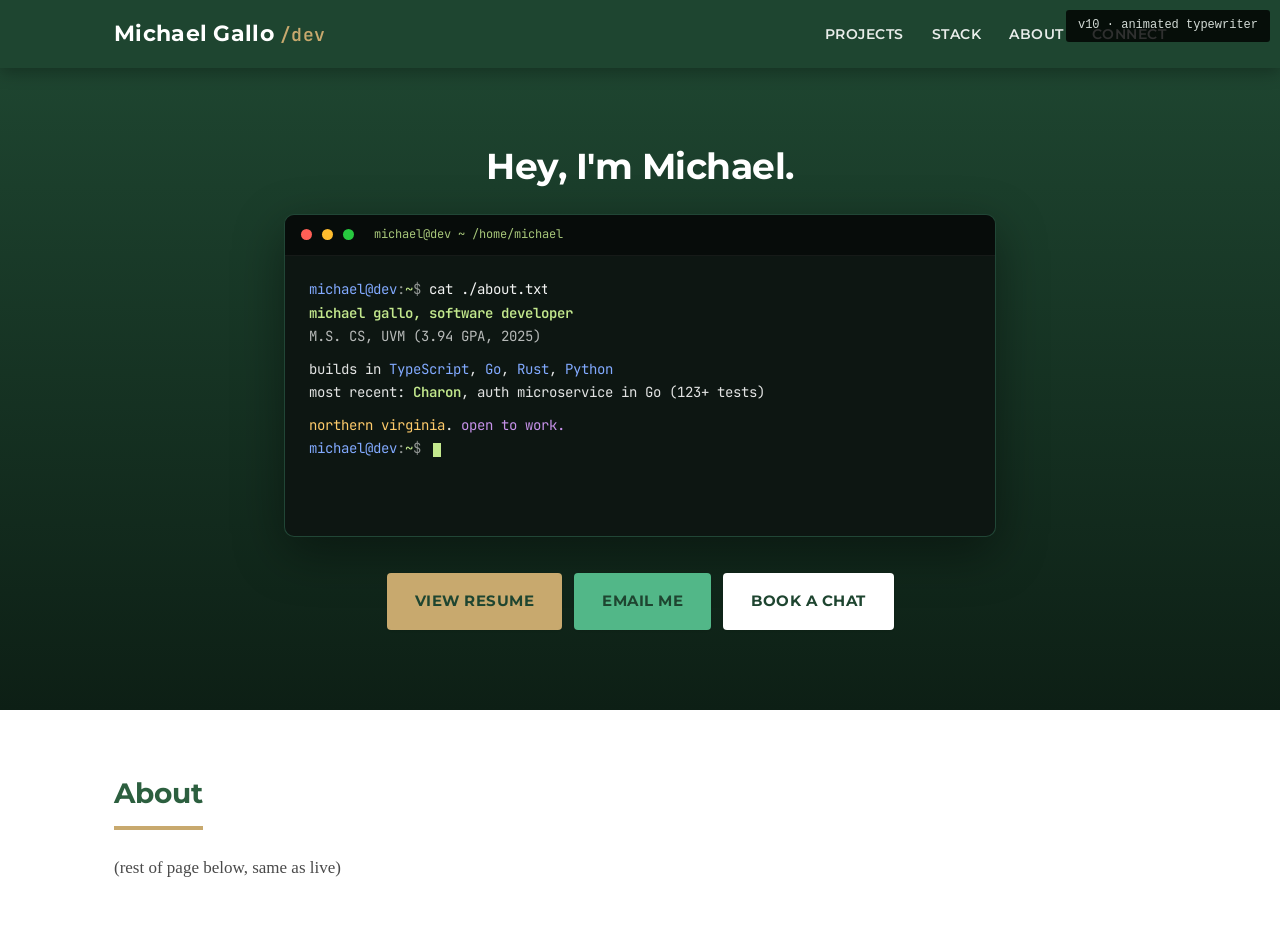
<file: dev/_archive/v10-animated-typewriter/index.html>
<!DOCTYPE html>
<html lang="en">
<head>
    <meta charset="UTF-8">
    <meta name="viewport" content="width=device-width, initial-scale=1.0">
    <meta name="robots" content="noindex">
    <title>V10 · Animated Typewriter Hero</title>
    <link href="https://fonts.googleapis.com/css2?family=JetBrains+Mono:wght@400;600&family=Montserrat:wght@400;600;700&display=swap" rel="stylesheet">
    <link rel="stylesheet" href="styles.css">
    <style>
        .variant-label {
            position: fixed;
            top: 10px;
            right: 10px;
            background: #000;
            color: #fff;
            padding: 6px 12px;
            font-family: monospace;
            font-size: 12px;
            z-index: 999;
            border-radius: 3px;
            opacity: 0.8;
        }

        /* ---------- Hero shell ---------- */
        .hero-tw {
            background: linear-gradient(to bottom, var(--color-primary-dark) 0%, #0d1f15 100%) !important;
        }
        .hero-tw::after { display: none !important; }

        .hero-tw .hero-content {
            text-align: center;
            padding: 80px 24px;
            max-width: 760px;
        }

        .hero-tw h1 {
            font-size: 36px !important;
            margin-bottom: 28px !important;
        }

        /* ---------- Terminal window ---------- */
        .term-card {
            background: #0d1612;
            border: 1px solid rgba(82, 183, 136, 0.3);
            border-radius: 10px;
            font-family: var(--font-mono, 'JetBrains Mono', monospace);
            font-size: 14px;
            box-shadow: 0 16px 50px rgba(0,0,0,0.4);
            overflow: hidden;
            text-align: left;
            margin: 0 auto 36px;
            max-width: 720px;
        }
        .term-titlebar {
            background: rgba(0,0,0,0.45);
            padding: 10px 16px;
            border-bottom: 1px solid rgba(255,255,255,0.06);
            color: rgba(255,255,255,0.6);
            font-size: 12px;
            display: flex;
            align-items: center;
            gap: 10px;
        }
        .term-dot {
            width: 11px;
            height: 11px;
            border-radius: 50%;
            display: inline-block;
        }
        .term-dot:nth-child(1) { background: #ff5f56; }
        .term-dot:nth-child(2) { background: #ffbd2e; }
        .term-dot:nth-child(3) { background: #27c93f; }
        .term-title {
            margin-left: 10px;
            color: rgba(195, 232, 141, 0.85);
        }

        .term-body {
            padding: 22px 24px 26px;
            color: rgba(255,255,255,0.88);
            line-height: 1.7;
            min-height: 280px;
        }

        .term-line {
            display: block;
            white-space: nowrap;
        }

        .term-prompt-user { color: #82aaff; }
        .term-prompt-host { color: rgba(255,255,255,0.55); }
        .term-prompt-path { color: #c3e88d; }
        .term-prompt-tip  { color: rgba(255,255,255,0.55); }

        /* ---------- Step 1: initial prompt fades in ---------- */
        .tw-prompt-1 {
            opacity: 0;
            animation: fadeIn 0.3s ease forwards;
            animation-delay: 0.2s;
        }

        /* ---------- Step 2: command "cat ./about.txt" types ---------- */
        /* command length = 14 chars: c a t [sp] . / a b o u t . t x t -> 15 chars actually */
        /* "cat ./about.txt" = 15 chars */
        .tw-cmd-wrap {
            display: inline-block;
            vertical-align: bottom;
            position: relative;
        }
        .tw-cmd {
            display: inline-block;
            overflow: hidden;
            white-space: nowrap;
            vertical-align: bottom;
            width: 0;
            border-right: 2px solid #c3e88d;
            color: rgba(255,255,255,0.95);
            opacity: 0;
            animation:
                tw-cmd-show 0s linear forwards,
                tw-cmd-type 1.5s steps(15, end) forwards,
                tw-cmd-cursor-off 0s linear forwards;
            animation-delay: 0.55s, 0.55s, 2.1s;
        }
        @keyframes tw-cmd-show {
            to { opacity: 1; }
        }
        @keyframes tw-cmd-type {
            from { width: 0; }
            to   { width: 15ch; }
        }
        @keyframes tw-cmd-cursor-off {
            to { border-right-color: transparent; }
        }

        /* ---------- Step 3: output lines stagger in ---------- */
        .tw-out {
            opacity: 0;
            animation: fadeUp 0.35s ease forwards;
            display: block;
            white-space: pre-wrap;
        }
        .tw-out-1 { animation-delay: 2.25s; }
        .tw-out-2 { animation-delay: 2.55s; }
        .tw-out-3 { animation-delay: 3.05s; color: rgba(255,255,255,0.6); height: 0.6em; }
        .tw-out-4 { animation-delay: 3.35s; }
        .tw-out-5 { animation-delay: 3.75s; }
        .tw-out-6 { animation-delay: 4.25s; color: rgba(255,255,255,0.6); height: 0.6em; }
        .tw-out-7 { animation-delay: 4.55s; }

        .tw-strong { color: #c3e88d; font-weight: 600; }
        .tw-sub    { color: rgba(255,255,255,0.7); }
        .tw-stack-key { color: #82aaff; }
        .tw-loc    { color: #ffcb6b; }
        .tw-status { color: #c792ea; }

        /* ---------- Step 4: final prompt with permanent blinking cursor ---------- */
        .tw-prompt-2 {
            opacity: 0;
            animation: fadeIn 0.3s ease forwards;
            animation-delay: 4.95s;
        }
        .tw-cursor {
            display: inline-block;
            width: 8px;
            height: 1em;
            background: #c3e88d;
            margin-left: 4px;
            vertical-align: text-bottom;
            animation: blink 1s steps(2) infinite;
        }

        /* ---------- Keyframes ---------- */
        @keyframes fadeIn {
            from { opacity: 0; }
            to   { opacity: 1; }
        }
        @keyframes fadeUp {
            from { opacity: 0; transform: translateY(4px); }
            to   { opacity: 1; transform: translateY(0); }
        }
        @keyframes blink {
            0%, 100% { opacity: 1; }
            50%      { opacity: 0; }
        }

        .hero-tw .cta-row { justify-content: center; }

        @media (prefers-reduced-motion: reduce) {
            .tw-prompt-1, .tw-cmd, .tw-out, .tw-prompt-2 {
                opacity: 1 !important;
                animation: none !important;
                width: auto !important;
                border-right-color: transparent !important;
            }
            .tw-cursor { animation: none; opacity: 1; }
        }
    </style>
</head>
<body>
    <div class="variant-label">v10 · animated typewriter</div>

    <header>
        <nav>
            <a href="#" class="nav-brand">Michael Gallo<span class="brand-accent">/dev</span></a>
            <ul class="nav-links">
                <li><a href="#">Projects</a></li>
                <li><a href="#">Stack</a></li>
                <li><a href="#">About</a></li>
                <li><a href="#">Connect</a></li>
            </ul>
        </nav>
    </header>

    <main>
        <section class="hero hero-tw">
            <div class="hero-content">
                <h1>Hey, I'm Michael.</h1>

                <div class="term-card" aria-label="Animated terminal showing about info">
                    <div class="term-titlebar">
                        <span class="term-dot"></span><span class="term-dot"></span><span class="term-dot"></span>
                        <span class="term-title">michael@dev ~ /home/michael</span>
                    </div>
                    <div class="term-body">
                        <span class="term-line tw-prompt-1">
                            <span class="term-prompt-user">michael@dev</span><span class="term-prompt-host">:</span><span class="term-prompt-path">~</span><span class="term-prompt-host">$</span>
                            <span class="tw-cmd-wrap"><span class="tw-cmd">cat ./about.txt</span></span>
                        </span>

                        <span class="tw-out tw-out-1"><span class="tw-strong">michael gallo, software developer</span></span>
                        <span class="tw-out tw-out-2"><span class="tw-sub">M.S. CS, UVM (3.94 GPA, 2025)</span></span>
                        <span class="tw-out tw-out-3"></span>
                        <span class="tw-out tw-out-4">builds in <span class="tw-stack-key">TypeScript</span>, <span class="tw-stack-key">Go</span>, <span class="tw-stack-key">Rust</span>, <span class="tw-stack-key">Python</span></span>
                        <span class="tw-out tw-out-5">most recent: <span class="tw-strong">Charon</span>, auth microservice in Go (123+ tests)</span>
                        <span class="tw-out tw-out-6"></span>
                        <span class="tw-out tw-out-7"><span class="tw-loc">northern virginia</span>. <span class="tw-status">open to work.</span></span>

                        <span class="term-line tw-prompt-2">
                            <span class="term-prompt-user">michael@dev</span><span class="term-prompt-host">:</span><span class="term-prompt-path">~</span><span class="term-prompt-host">$</span>
                            <span class="tw-cursor"></span>
                        </span>
                    </div>
                </div>

                <div class="cta-row">
                    <a href="resume.pdf" class="cta-button cta-resume">View resume</a>
                    <a href="mailto:michaelgallo.va@gmail.com" class="cta-button cta-email">Email me</a>
                    <a href="https://calendly.com/michaelgallo/30min" class="cta-button cta-chat">Book a chat</a>
                </div>
            </div>
        </section>

        <section class="about" style="padding: 60px 24px;">
            <h2>About</h2>
            <p style="color: var(--color-text-light);">(rest of page below, same as live)</p>
        </section>
    </main>
</body>
</html>
</file>
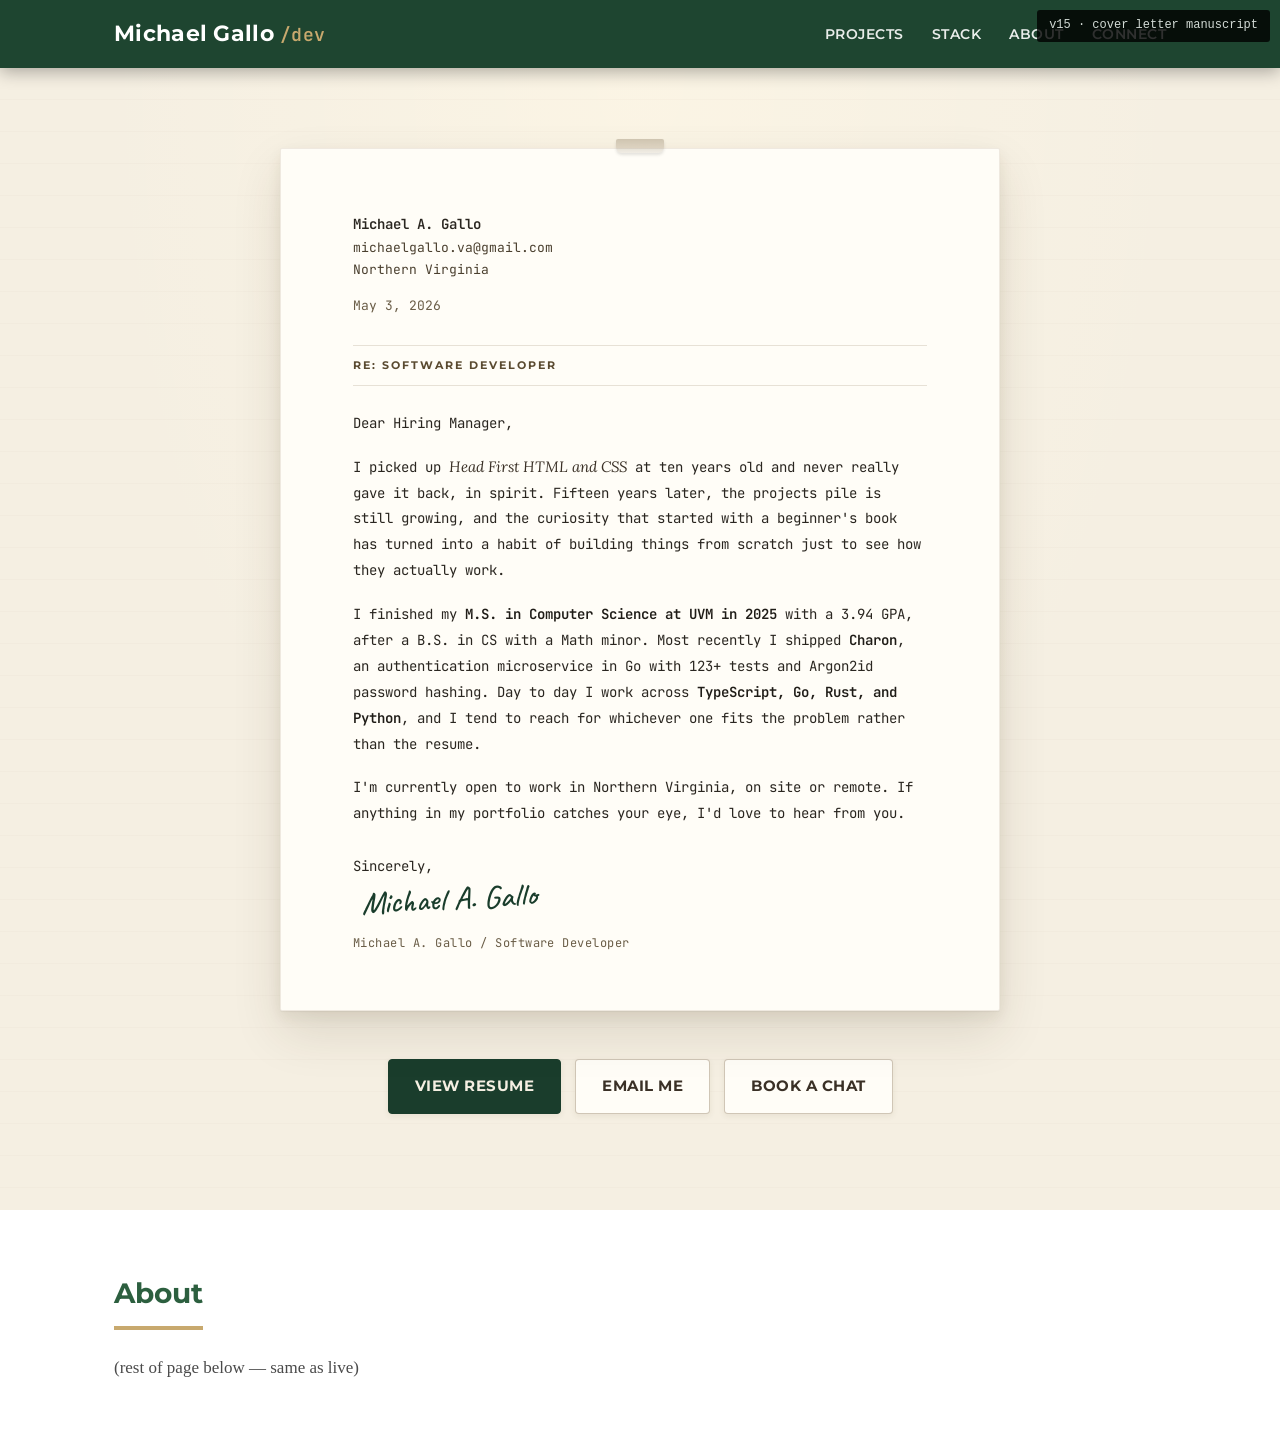
<file: dev/_archive/v15-cover-letter-manuscript/index.html>
<!DOCTYPE html>
<html lang="en">
<head>
    <meta charset="UTF-8">
    <meta name="viewport" content="width=device-width, initial-scale=1.0">
    <meta name="robots" content="noindex">
    <title>V15 · Cover Letter Manuscript</title>
    <link href="https://fonts.googleapis.com/css2?family=JetBrains+Mono:wght@400;500;600&family=Montserrat:wght@400;600;700&family=Caveat:wght@500;700&family=Lora:ital,wght@1,400;1,500&display=swap" rel="stylesheet">
    <link rel="stylesheet" href="styles.css">
    <style>
        .variant-label {
            position: fixed;
            top: 10px;
            right: 10px;
            background: #000;
            color: #fff;
            padding: 6px 12px;
            font-family: monospace;
            font-size: 12px;
            z-index: 999;
            border-radius: 3px;
            opacity: 0.8;
        }

        /* ---- Page background: warm cream + faint ruled paper ---- */
        .hero-letter {
            background-color: #f5efe2 !important;
            background-image:
                /* faint horizontal ruling */
                repeating-linear-gradient(
                    to bottom,
                    transparent 0px,
                    transparent 31px,
                    rgba(120, 95, 60, 0.05) 32px
                ),
                /* warm vignette + grain feel */
                radial-gradient(
                    ellipse at 50% 0%,
                    rgba(255, 248, 230, 0.6) 0%,
                    rgba(245, 239, 226, 0) 60%
                );
            padding: 80px 24px 96px !important;
            min-height: auto;
        }
        .hero-letter::after { display: none !important; }

        .hero-letter .hero-content {
            max-width: 720px;
            margin: 0 auto;
            padding: 0;
            text-align: left;
        }

        /* ---- The letter card ---- */
        .letter-card {
            background: #fffdf7;
            border: 1px solid rgba(120, 95, 60, 0.12);
            border-radius: 2px;
            padding: 64px 72px 56px;
            box-shadow:
                0 1px 1px rgba(0, 0, 0, 0.04),
                0 6px 14px rgba(80, 60, 30, 0.08),
                0 22px 50px rgba(60, 45, 20, 0.12);
            position: relative;
            color: #2a2620;
        }

        /* tiny perforation/clip detail at top center */
        .letter-card::before {
            content: "";
            position: absolute;
            top: -10px;
            left: 50%;
            transform: translateX(-50%);
            width: 48px;
            height: 14px;
            background:
                linear-gradient(180deg, rgba(120, 100, 70, 0.45), rgba(120, 100, 70, 0.15));
            border-radius: 2px 2px 6px 6px;
            box-shadow: 0 2px 3px rgba(0, 0, 0, 0.15);
            opacity: 0.7;
        }

        /* ---- Letterhead ---- */
        .letter-head {
            font-family: var(--font-mono, 'JetBrains Mono', monospace);
            font-size: 13px;
            line-height: 1.7;
            color: #4a3f2e;
            margin-bottom: 28px;
        }
        .letter-head .head-name {
            font-weight: 600;
            color: #2a2620;
            font-size: 14px;
        }
        .letter-head .head-date {
            margin-top: 14px;
            color: #6a5d47;
        }

        .letter-subject {
            font-family: 'Montserrat', sans-serif;
            font-size: 11px;
            font-weight: 700;
            letter-spacing: 0.18em;
            text-transform: uppercase;
            color: #5a4a30;
            border-top: 1px solid rgba(120, 95, 60, 0.18);
            border-bottom: 1px solid rgba(120, 95, 60, 0.18);
            padding: 10px 0;
            margin-bottom: 26px;
        }

        .letter-salutation {
            font-family: 'JetBrains Mono', monospace;
            font-size: 14px;
            color: #2a2620;
            margin-bottom: 18px;
        }

        .letter-body p {
            font-family: 'JetBrains Mono', monospace;
            font-size: 14px;
            line-height: 1.85;
            color: #2a2620;
            margin: 0 0 18px;
        }
        .letter-body em {
            font-family: 'Lora', Georgia, serif;
            font-style: italic;
            font-size: 15px;
            color: #3a3026;
        }
        .letter-body strong {
            font-weight: 600;
            color: #1f1c17;
        }

        .letter-signoff {
            font-family: 'JetBrains Mono', monospace;
            font-size: 14px;
            color: #2a2620;
            margin-top: 28px;
            margin-bottom: 6px;
        }
        .letter-signature {
            font-family: 'Caveat', cursive;
            font-size: 32px;
            font-weight: 500;
            color: #1a3d2c;
            transform: rotate(-3deg);
            transform-origin: left center;
            display: inline-block;
            margin: 4px 0 4px 8px;
            line-height: 1;
        }
        .letter-printed-name {
            font-family: 'JetBrains Mono', monospace;
            font-size: 12px;
            color: #6a5d47;
            margin-top: 10px;
            letter-spacing: 0.04em;
        }

        /* ---- CTAs below letter, muted to match paper ---- */
        .hero-letter .cta-row {
            justify-content: center;
            margin-top: 48px;
            gap: 14px;
            flex-wrap: wrap;
            display: flex;
        }
        .hero-letter .cta-button {
            background: #fffdf7;
            border: 1px solid rgba(120, 95, 60, 0.35);
            color: #3a3026;
            box-shadow: 0 2px 6px rgba(80, 60, 30, 0.08);
            transition: transform 0.15s ease, box-shadow 0.15s ease, background 0.15s ease;
        }
        .hero-letter .cta-button:hover {
            transform: translateY(-1px);
            box-shadow: 0 4px 12px rgba(80, 60, 30, 0.14);
            background: #fff;
        }
        .hero-letter .cta-resume {
            background: #1a3d2c;
            color: #f5efe2;
            border-color: #1a3d2c;
        }
        .hero-letter .cta-resume:hover {
            background: #235040;
            color: #fff;
        }

        /* ---- Mobile ---- */
        @media (max-width: 640px) {
            .letter-card {
                padding: 40px 28px 36px;
            }
            .hero-letter {
                padding: 48px 16px 64px !important;
            }
            .letter-signature {
                font-size: 28px;
            }
        }
    </style>
</head>
<body>
    <div class="variant-label">v15 · cover letter manuscript</div>

    <header>
        <nav>
            <a href="#" class="nav-brand">Michael Gallo<span class="brand-accent">/dev</span></a>
            <ul class="nav-links">
                <li><a href="#">Projects</a></li>
                <li><a href="#">Stack</a></li>
                <li><a href="#">About</a></li>
                <li><a href="#">Connect</a></li>
            </ul>
        </nav>
    </header>

    <main>
        <section class="hero hero-letter">
            <div class="hero-content">
                <article class="letter-card" aria-label="Cover letter">
                    <div class="letter-head">
                        <div class="head-name">Michael A. Gallo</div>
                        <div>michaelgallo.va@gmail.com</div>
                        <div>Northern Virginia</div>
                        <div class="head-date">May 3, 2026</div>
                    </div>

                    <div class="letter-subject">Re: Software Developer</div>

                    <div class="letter-salutation">Dear Hiring Manager,</div>

                    <div class="letter-body">
                        <p>I picked up <em>Head First HTML and CSS</em> at ten years old and never really gave it back, in spirit. Fifteen years later, the projects pile is still growing, and the curiosity that started with a beginner's book has turned into a habit of building things from scratch just to see how they actually work.</p>

                        <p>I finished my <strong>M.S. in Computer Science at UVM in 2025</strong> with a 3.94 GPA, after a B.S. in CS with a Math minor. Most recently I shipped <strong>Charon</strong>, an authentication microservice in Go with 123+ tests and Argon2id password hashing. Day to day I work across <strong>TypeScript, Go, Rust, and Python</strong>, and I tend to reach for whichever one fits the problem rather than the resume.</p>

                        <p>I'm currently open to work in Northern Virginia, on site or remote. If anything in my portfolio catches your eye, I'd love to hear from you.</p>
                    </div>

                    <div class="letter-signoff">Sincerely,</div>
                    <div class="letter-signature">Michael A. Gallo</div>
                    <div class="letter-printed-name">Michael A. Gallo / Software Developer</div>
                </article>

                <div class="cta-row">
                    <a href="resume.pdf" class="cta-button cta-resume">View resume</a>
                    <a href="mailto:michaelgallo.va@gmail.com" class="cta-button cta-email">Email me</a>
                    <a href="https://calendly.com/michaelgallo/30min" class="cta-button cta-chat">Book a chat</a>
                </div>
            </div>
        </section>

        <section class="about" style="padding: 60px 24px;">
            <h2>About</h2>
            <p style="color: var(--color-text-light);">(rest of page below — same as live)</p>
        </section>
    </main>
</body>
</html>
</file>
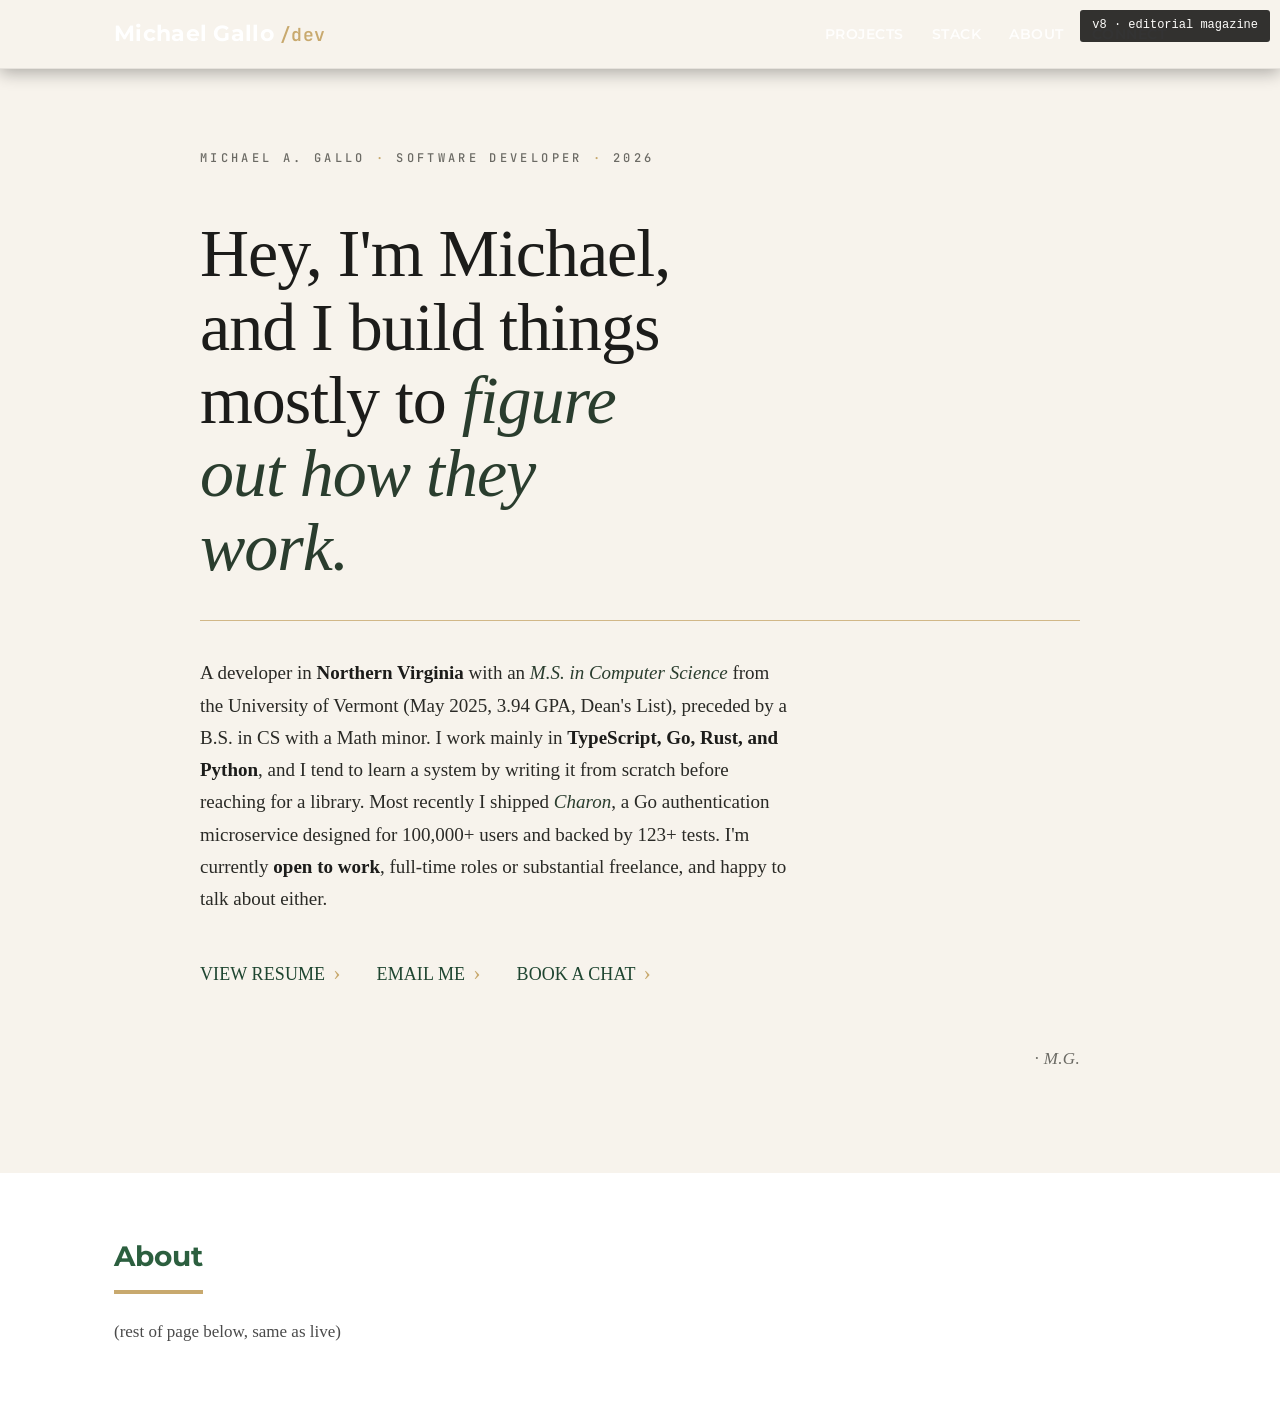
<file: dev/_archive/v8-editorial-magazine/index.html>
<!DOCTYPE html>
<html lang="en">
<head>
    <meta charset="UTF-8">
    <meta name="viewport" content="width=device-width, initial-scale=1.0">
    <meta name="robots" content="noindex">
    <title>V8 · Editorial Magazine Hero</title>
    <link href="https://fonts.googleapis.com/css2?family=JetBrains+Mono:wght@400;500;600&family=Montserrat:wght@400;600;700&display=swap" rel="stylesheet">
    <link rel="stylesheet" href="styles.css">
    <style>
        .variant-label {
            position: fixed;
            top: 10px;
            right: 10px;
            background: #000;
            color: #fff;
            padding: 6px 12px;
            font-family: monospace;
            font-size: 12px;
            z-index: 999;
            border-radius: 3px;
            opacity: 0.8;
        }

        /* Hero — editorial cream canvas */
        .hero-editorial {
            background: #f7f3ec !important;
            color: #1c1c1a;
            min-height: auto;
            padding: 80px 24px 100px;
            position: relative;
        }
        .hero-editorial::before,
        .hero-editorial::after { display: none !important; }

        .hero-editorial .hero-content {
            max-width: 880px;
            margin: 0 auto;
            text-align: left;
            padding: 0;
        }

        /* Tracked monospace kicker */
        .ed-kicker {
            font-family: var(--font-mono, 'JetBrains Mono', monospace);
            font-size: 12px;
            font-weight: 500;
            letter-spacing: 0.28em;
            text-transform: uppercase;
            color: #6b6a64;
            margin: 0 0 48px 0;
        }
        .ed-kicker .ed-dot {
            color: var(--color-accent, #c9a14a);
            margin: 0 10px;
        }

        /* Giant serif headline */
        .hero-editorial h1 {
            font-family: Georgia, 'Times New Roman', serif;
            font-weight: 400;
            font-size: 68px;
            line-height: 1.08;
            letter-spacing: -0.015em;
            color: #1c1c1a;
            margin: 0 0 36px 0;
            max-width: 14ch;
        }
        .hero-editorial h1 .ed-italic {
            font-style: italic;
            color: #2a3d2e;
        }

        /* Thin gold rule */
        .ed-rule {
            border: 0;
            border-top: 1px solid var(--color-accent, #c9a14a);
            width: 100%;
            margin: 0 0 36px 0;
            opacity: 0.8;
        }

        /* Body paragraph in serif */
        .ed-body {
            font-family: Georgia, 'Times New Roman', serif;
            font-size: 19px;
            line-height: 1.7;
            color: #2a2a26;
            max-width: 62ch;
            margin: 0 0 44px 0;
        }
        .ed-body em {
            font-style: italic;
            color: #2a3d2e;
        }
        .ed-body strong {
            font-weight: 600;
            color: #1c1c1a;
        }

        /* CTA links — text + chevron */
        .hero-editorial .cta-row {
            display: flex;
            flex-wrap: wrap;
            gap: 28px 36px;
            justify-content: flex-start;
            margin-bottom: 56px;
        }
        .hero-editorial .cta-button {
            background: transparent !important;
            border: none !important;
            box-shadow: none !important;
            padding: 0 !important;
            color: var(--color-primary-dark, #1f3a26) !important;
            font-family: Georgia, 'Times New Roman', serif;
            font-size: 18px;
            font-weight: 500;
            letter-spacing: 0.005em;
            text-decoration: none;
            display: inline-flex;
            align-items: baseline;
            gap: 8px;
            position: relative;
            transition: color 0.2s ease;
        }
        .hero-editorial .cta-button::after {
            content: '\203A'; /* › */
            font-size: 22px;
            line-height: 1;
            color: var(--color-accent, #c9a14a);
            transition: transform 0.25s ease;
            display: inline-block;
        }
        .hero-editorial .cta-button:hover {
            color: #0f1f14 !important;
        }
        .hero-editorial .cta-button:hover::after {
            transform: translateX(6px);
        }
        .hero-editorial .cta-button::before { display: none !important; }

        /* Signed signature */
        .ed-signature {
            font-family: Georgia, 'Times New Roman', serif;
            font-style: italic;
            font-size: 17px;
            color: #6b6a64;
            text-align: right;
            margin-top: 24px;
            letter-spacing: 0.02em;
        }

        /* Tighten header on cream */
        header {
            background: #f7f3ec;
            border-bottom: 1px solid rgba(28, 28, 26, 0.08);
        }

        /* Responsive */
        @media (max-width: 720px) {
            .hero-editorial {
                padding: 56px 22px 72px;
            }
            .hero-editorial h1 {
                font-size: 44px;
                max-width: none;
            }
            .ed-body { font-size: 17px; }
            .ed-kicker { font-size: 11px; letter-spacing: 0.22em; margin-bottom: 32px; }
            .hero-editorial .cta-row { gap: 20px 28px; }
            .hero-editorial .cta-button { font-size: 16px; }
        }
    </style>
</head>
<body>
    <div class="variant-label">v8 · editorial magazine</div>

    <header>
        <nav>
            <a href="#" class="nav-brand">Michael Gallo<span class="brand-accent">/dev</span></a>
            <ul class="nav-links">
                <li><a href="#">Projects</a></li>
                <li><a href="#">Stack</a></li>
                <li><a href="#">About</a></li>
                <li><a href="#">Connect</a></li>
            </ul>
        </nav>
    </header>

    <main>
        <section class="hero hero-editorial">
            <div class="hero-content">
                <p class="ed-kicker">
                    Michael A. Gallo<span class="ed-dot">·</span>Software Developer<span class="ed-dot">·</span>2026
                </p>

                <h1>
                    Hey, I'm Michael, and I build things mostly to <span class="ed-italic">figure out how they work.</span>
                </h1>

                <hr class="ed-rule">

                <p class="ed-body">
                    A developer in <strong>Northern Virginia</strong> with an <em>M.S. in Computer Science</em> from the University of Vermont (May 2025, 3.94 GPA, Dean's List), preceded by a B.S. in CS with a Math minor. I work mainly in <strong>TypeScript, Go, Rust, and Python</strong>, and I tend to learn a system by writing it from scratch before reaching for a library. Most recently I shipped <em>Charon</em>, a Go authentication microservice designed for 100,000+ users and backed by 123+ tests. I'm currently <strong>open to work</strong>, full-time roles or substantial freelance, and happy to talk about either.
                </p>

                <div class="cta-row">
                    <a href="resume.pdf" class="cta-button cta-resume">View resume</a>
                    <a href="mailto:michaelgallo.va@gmail.com" class="cta-button cta-email">Email me</a>
                    <a href="https://calendly.com/michaelgallo/30min" class="cta-button cta-chat">Book a chat</a>
                </div>

                <p class="ed-signature">· M.G.</p>
            </div>
        </section>

        <section class="about" style="padding: 60px 24px;">
            <h2>About</h2>
            <p style="color: var(--color-text-light);">(rest of page below, same as live)</p>
        </section>
    </main>
</body>
</html>
</file>
<file: styles.css>
/* ─────────────────────────────────────────────────────────────
   MichaelGIT.com — V5 (Both Mac Windows) implementation
   Palette: green + gold + cream paper. Pink-lake hero, ivy-courtyard divider.
   ───────────────────────────────────────────────────────────── */

:root {
    --bg: #fafaf7;
    --paper: #ffffff;
    --cream: #f6f1e6;
    --ink: #161814;
    --ink-soft: #3a3a36;
    --ink-mute: #6c6960;
    --green: #2c5f3f;
    --green-dk: #1e4530;
    --green-deepest: #0f2318;
    --gold: #c8a96e;
    --gold-dk: #a78947;
    --gold-lt: #e8d4a3;
    --rule: rgba(28, 28, 28, 0.12);

    --sans: Montserrat, -apple-system, BlinkMacSystemFont, "Helvetica Neue", Arial, sans-serif;
    --serif: Georgia, "Times New Roman", serif;
    --mono: "JetBrains Mono", ui-monospace, Menlo, monospace;
}

*, *::before, *::after { box-sizing: border-box; }
html, body { margin: 0; padding: 0; }
body {
    font-family: var(--sans);
    color: var(--ink);
    background: var(--bg);
    -webkit-font-smoothing: antialiased;
    line-height: 1.5;
}
img { display: block; max-width: 100%; height: auto; }
a { color: inherit; text-decoration: none; }

/* Skip link — visually hidden until focused, then drops down with a gold tab */
.skip-link {
    position: absolute;
    top: -56px;
    left: 12px;
    z-index: 250;
    background: var(--gold);
    color: var(--green-deepest);
    font-family: var(--sans);
    font-size: 13px;
    font-weight: 700;
    letter-spacing: 1.4px;
    text-transform: uppercase;
    padding: 11px 18px;
    border-radius: 0 0 4px 4px;
    box-shadow: 0 4px 14px rgba(0, 0, 0, 0.28);
    transition: top 0.18s ease;
}
.skip-link:focus,
.skip-link:focus-visible {
    top: 0;
    outline: 2px solid var(--green-deepest);
    outline-offset: 2px;
}
:focus-visible {
    /* Browser default focus ring is fine, but make it consistent on dark sections */
    outline-color: var(--gold-lt);
    outline-offset: 3px;
}
/* Sections / main get programmatic focus from the skip link — no outline */
main:focus, main:focus-visible,
section:focus, section:focus-visible { outline: none; }

/* ─── HERO ─── */
.hero {
    position: relative;
    height: 100vh;
    height: 100dvh;
    min-height: 640px;
    width: 100%;
    overflow: hidden;
    color: #fff;
}
.hero-img {
    position: absolute; inset: 0;
    width: 100%; height: 100%;
    object-fit: cover;
    object-position: 78% 50%;
    z-index: 0;
}
.hero-overlay {
    position: absolute; inset: 0; z-index: 1;
    background: linear-gradient(180deg,
        rgba(15, 30, 22, 0.35) 0%,
        rgba(15, 30, 22, 0.55) 60%,
        rgba(15, 30, 22, 0.78) 100%);
}
.hero-content {
    position: absolute; z-index: 2;
    left: 0; right: 0; bottom: 100px;
    padding: 0 56px;
    max-width: 1100px;
}
.hero-eyebrow {
    display: flex; align-items: center; gap: 14px;
    font-size: 13px; font-weight: 600;
    letter-spacing: 3px; text-transform: uppercase;
    color: var(--gold-lt);
    opacity: 0.92;
    margin-bottom: 24px;
}
.eyebrow-rule {
    display: inline-block;
    width: 28px; height: 1px;
    background: var(--gold-lt);
}
.hero-title {
    font-family: var(--sans);
    font-size: clamp(56px, 8vw, 104px);
    line-height: 1.0;
    margin: 0;
    font-weight: 700;
    letter-spacing: -2.2px;
}
.hero-tag {
    font-family: var(--serif);
    font-size: clamp(18px, 2vw, 22px);
    max-width: 620px;
    margin: 24px 0 14px;
    opacity: 0.95;
    line-height: 1.45;
}
.hero-loc {
    font-size: 14px; font-weight: 600;
    letter-spacing: 2px; text-transform: uppercase;
    opacity: 0.8; margin-bottom: 36px;
}
.btn-gold {
    display: inline-block;
    background: var(--gold);
    color: var(--green-deepest);
    font-size: 16px; font-weight: 700;
    letter-spacing: 0.8px; text-transform: uppercase;
    padding: 18px 36px;
    border-radius: 4px;
    transition: background 0.15s ease, transform 0.15s ease;
}
.btn-gold:hover { background: var(--gold-lt); transform: translateY(-1px); }

/* photo credits — clear of the nav bar (which sits at hero bottom 0–72) */
.credit {
    position: absolute;
    z-index: 3;
    color: rgba(255, 255, 255, 0.7);
    font-family: var(--mono);
    font-size: 10px;
    letter-spacing: 2px;
    text-transform: uppercase;
    font-weight: 500;
    text-shadow: 0 1px 4px rgba(0, 0, 0, 0.5);
    pointer-events: none;
}
.credit-hero {
    bottom: 88px;
    right: 20px;
}
.credit-light {
    bottom: 16px;
    right: 20px;
}

/* ─── NAV ─── */
.nav {
    position: absolute;
    left: 0; right: 0; bottom: 0;
    height: 72px;
    z-index: 50;
    padding: 0 56px;
    display: flex;
    justify-content: space-between;
    align-items: center;
    color: #fff;
    background: transparent;
    transition: background 0.25s ease, box-shadow 0.25s ease, color 0.25s ease;
}
.nav[data-pinned="true"] {
    position: fixed;
    top: 0; bottom: auto;
    background: rgba(250, 250, 247, 0.96);
    backdrop-filter: saturate(150%) blur(10px);
    -webkit-backdrop-filter: saturate(150%) blur(10px);
    box-shadow: 0 1px 0 rgba(0, 0, 0, 0.06), 0 8px 30px -12px rgba(0, 0, 0, 0.12);
    color: var(--green-deepest);
}

.wordmark {
    font-family: var(--sans);
    font-weight: 700; font-size: 17px;
    letter-spacing: 0.4px; line-height: 1;
    color: #fff;
    display: inline-flex; align-items: baseline;
}
.nav[data-pinned="true"] .wordmark { color: var(--green-deepest); }
.wm-it { color: var(--gold); }
.wm-com {
    opacity: 0.55;
    font-weight: 500;
}
.nav[data-pinned="true"] .wm-com { opacity: 0.45; }

.nav-right {
    display: flex; align-items: center; gap: 32px;
    font-size: 13px; font-weight: 600;
    letter-spacing: 1.5px; text-transform: uppercase;
}
.nav-link {
    opacity: 0.92;
    transition: opacity 0.15s ease;
}
.nav-link:hover { opacity: 1; }
.nav[data-pinned="true"] .nav-link { opacity: 0.85; }
.nav[data-pinned="true"] .nav-link:hover { opacity: 1; }

.nav-cta {
    background: var(--gold);
    color: var(--green-deepest);
    padding: 10px 20px;
    border-radius: 4px;
    font-size: 12px; font-weight: 700;
    letter-spacing: 1.5px;
    transition: background 0.15s ease;
}
.nav-cta:hover { background: var(--gold-lt); }

/* ─── SHARED LAYOUT ─── */
.container {
    max-width: 1180px;
    margin: 0 auto;
}
.eyebrow {
    font-family: var(--sans);
    font-size: 12px; font-weight: 700;
    letter-spacing: 3px; text-transform: uppercase;
    color: var(--gold-dk);
    margin-bottom: 18px;
}
.eyebrow-light { color: var(--gold-lt); }

.section-h {
    font-family: var(--sans);
    font-size: clamp(40px, 5vw, 56px);
    line-height: 1.05;
    margin: 0 0 32px;
    font-weight: 700;
    letter-spacing: -1px;
    color: var(--ink);
}
.section-h.light { color: #fff; }
.section-lead {
    font-family: var(--serif);
    font-size: clamp(18px, 2vw, 22px);
    line-height: 1.55;
    max-width: 780px;
    margin: 0 0 56px;
    color: var(--ink-soft);
}

/* ─── ABOUT ─── */
.about {
    background: var(--cream);
    padding: 120px 56px;
}
.about-h {
    font-family: var(--serif);
    font-size: clamp(48px, 7vw, 76px);
    line-height: 1;
    margin: 0;
    font-weight: 400;
    letter-spacing: -2px;
    color: var(--green-deepest);
}
.about-h em {
    font-style: italic;
    color: var(--gold-dk);
}
.about-window {
    margin-top: 48px;
}

/* ─── MAC WINDOW CHROME ─── */
.mac-window {
    background: #ebe7df;
    border-radius: 10px;
    overflow: hidden;
    box-shadow: 0 30px 80px -30px rgba(0, 0, 0, 0.35), 0 0 0 1px rgba(0, 0, 0, 0.08);
    border: 1px solid rgba(0, 0, 0, 0.08);
    /* Origin used by the minimize/maximize warp animations below.
       will-change is scoped to the animation classes so idle windows
       (like the static About window) don't hold a permanent GPU layer. */
    transform-origin: var(--mox, 50%) bottom;
}

/* Windows-style pointer over the Windows-themed service window only.
   Mac and Linux windows keep the system default cursor. */
.win-window {
    cursor: url("data:image/svg+xml;utf8,<svg xmlns='http://www.w3.org/2000/svg' width='20' height='26' viewBox='0 0 20 26'><path d='M3 2 L3 20 L7.4 16.4 L10 22.5 L12.5 21.4 L9.8 15.5 L15 15 Z' fill='white' stroke='%23222' stroke-width='0.9' stroke-linejoin='miter'/></svg>") 3 2, auto;
}
.mw-titlebar {
    display: flex; align-items: center; gap: 12px;
    padding: 12px 16px;
    background: linear-gradient(180deg, #f3efe7, #e6e1d6);
    border-bottom: 1px solid rgba(0, 0, 0, 0.08);
    position: relative;
}
.mw-dots { display: flex; gap: 8px; }
.mw-dot {
    width: 12px; height: 12px;
    border-radius: 50%;
    border: 0.5px solid rgba(0, 0, 0, 0.12);
    display: inline-flex;
    align-items: center;
    justify-content: center;
    font-family: -apple-system, "SF Pro Text", "Helvetica Neue", sans-serif;
    font-size: 10px;
    font-weight: 700;
    line-height: 1;
    color: rgba(0, 0, 0, 0.55);
    cursor: default;
    transition: filter 0.15s ease;
}
.mw-dot::before {
    opacity: 0;
    transition: opacity 0.15s ease;
}
.mw-dots:hover .mw-dot::before,
.mw-dot:hover::before { opacity: 1; }

.mw-dot.dr { background: #ff6058; }
.mw-dot.dr::before { content: '\2715'; /* ✕ */ }
.mw-dot.dy { background: #ffbd2e; }
.mw-dot.dy::before { content: '\2212'; /* − */ }
.mw-dot.dg { background: #28c940; }
.mw-dot.dg::before { content: '\002B'; /* + */ }

/* Mac service window: red = close, yellow = minimize, green decorative */
.services .mw-dot.dr,
.services .mw-dot.dy { cursor: pointer; }
.services .mw-dot.dr:hover,
.services .mw-dot.dy:hover { filter: brightness(1.06); }
.mw-title {
    position: absolute; left: 50%;
    transform: translateX(-50%);
    font-size: 13px; font-weight: 600;
    color: rgba(0, 0, 0, 0.55);
}

/* ─── Windows-style window chrome ─── */
.win-window .mw-titlebar {
    background: linear-gradient(180deg, #f5f5f5, #ececec);
    border-bottom-color: #d4d4d4;
    padding: 8px 0 8px 14px;
    justify-content: space-between;
    gap: 0;
}
.win-window .mw-titlebar .mw-dots { display: none; }
.win-window .mw-title {
    position: static;
    transform: none;
    font-family: var(--sans);
    font-size: 12px;
    font-weight: 500;
    color: rgba(0, 0, 0, 0.78);
    letter-spacing: 0.1px;
}
.win-window .mw-controls {
    display: inline-flex;
    margin-left: auto;
}
.win-window .ctrl {
    width: 44px;
    height: 28px;
    display: inline-flex;
    align-items: center;
    justify-content: center;
    color: rgba(0, 0, 0, 0.7);
    font-family: var(--sans);
    font-size: 13px;
    font-weight: 400;
    line-height: 1;
    cursor: pointer;
    transition: background 0.15s ease, color 0.15s ease;
}
.win-window .ctrl:hover { background: rgba(0, 0, 0, 0.06); }
.win-window .ctrl.close:hover { background: #e81123; color: #fff; }

/* ─── Linux/GNOME-style window chrome ─── */
.nix-window .mw-titlebar {
    background: linear-gradient(180deg, #3a3a38, #2a2a28);
    border-bottom-color: #1d1d1c;
    padding: 11px 12px 11px 18px;
    justify-content: space-between;
}
.nix-window .mw-titlebar .mw-dots { display: none; }
.nix-window .mw-title {
    position: absolute;
    left: 50%;
    transform: translateX(-50%);
    font-family: var(--sans);
    font-size: 13px;
    font-weight: 600;
    color: rgba(255, 255, 255, 0.88);
    letter-spacing: 0.2px;
}
.nix-window .mw-controls-nix {
    margin-left: auto;
    display: inline-flex;
    gap: 6px;
}
.nix-window .mw-x,
.nix-window .mw-min {
    width: 26px;
    height: 26px;
    border-radius: 50%;
    background: rgba(255, 255, 255, 0.08);
    display: inline-flex;
    align-items: center;
    justify-content: center;
    color: rgba(255, 255, 255, 0.78);
    font-size: 16px;
    font-weight: 500;
    line-height: 1;
    cursor: pointer;
    transition: background 0.15s ease;
}
.nix-window .mw-x:hover,
.nix-window .mw-min:hover { background: rgba(255, 255, 255, 0.14); }

.mw-addr {
    padding: 10px 16px;
    background: #f6f3ec;
    border-bottom: 1px solid rgba(0, 0, 0, 0.06);
    display: flex; align-items: center; gap: 10px;
}
.mw-arrows { display: flex; gap: 6px; }
.mw-arrow {
    width: 22px; height: 22px;
    border-radius: 4px;
    background: #fff;
    border: 1px solid rgba(0, 0, 0, 0.08);
    display: inline-flex; align-items: center; justify-content: center;
    font-size: 13px; color: #888;
}
.mw-arrow.disabled { color: #bbb; }
.mw-url {
    flex: 1;
    background: #fff;
    border-radius: 6px;
    border: 1px solid rgba(0, 0, 0, 0.08);
    padding: 6px 12px;
    font-family: var(--mono);
    font-size: 12px;
    color: var(--ink-soft);
    display: flex; align-items: center;
}
.mw-lock { color: var(--green); font-size: 10px; margin-right: 8px; }
.mw-proto { opacity: 0.85; }

.mw-body {
    background: #fdfcf8;
}

/* ─── ABOUT WINDOW INTERIOR ─── */
.about-grid {
    display: grid;
    grid-template-columns: 5fr 7fr;
    gap: 56px;
    align-items: stretch;
    padding: 48px 56px;
}
.about-photo-wrap {
    position: relative;
    transition: transform 0.4s ease;
    display: flex;
    flex-direction: column;
}
.about-photo-wrap:hover { transform: translateY(-2px); }

/* The <picture> wrapper needs to be the flex item that stretches; otherwise
   the inner <img> only gets its intrinsic size and the photo collapses. */
.about-photo-wrap picture {
    display: block;
    flex: 1 1 auto;
    min-height: 0;
    width: 100%;
}

.about-photo {
    width: 100%;
    height: 100%;
    object-fit: cover;
    object-position: 41% 20%;
    border-radius: 2px;
    box-shadow:
        0 1px 1px rgba(0, 0, 0, 0.04),
        0 12px 28px rgba(15, 35, 25, 0.18),
        inset 0 0 0 1px rgba(0, 0, 0, 0.06);
    transition: box-shadow 0.4s ease;
}
.about-photo-wrap:hover .about-photo {
    box-shadow:
        0 1px 1px rgba(0, 0, 0, 0.04),
        0 18px 40px rgba(15, 35, 25, 0.24),
        inset 0 0 0 1px rgba(0, 0, 0, 0.06);
}

/* Mono caption underneath the photo, sized to match its width */
.about-photo-credit {
    margin-top: 12px;
    font-family: var(--mono);
    font-size: 10px;
    letter-spacing: 1.6px;
    text-transform: uppercase;
    color: var(--ink-mute);
    text-align: right;
    font-weight: 500;
}
.about-body {
    font-family: var(--serif);
}
.about-lede {
    font-size: 24px;
    line-height: 1.5;
    margin: 0 0 24px;
    color: var(--ink);
}
.dropcap {
    float: left;
    font-size: 78px;
    line-height: 0.78;
    font-weight: 700;
    color: var(--gold-dk);
    margin-right: 8px;
    margin-top: 6px;
    font-family: var(--serif);
}
.about-p {
    font-size: 18px;
    line-height: 1.7;
    margin: 0 0 18px;
    color: var(--ink-soft);
}
.about-p:last-child { margin-bottom: 0; }

.about-stats {
    margin-top: 28px;
    padding-top: 22px;
    margin-bottom: 0;
    border-top: 1px solid var(--rule);
    display: grid;
    grid-template-columns: repeat(3, 1fr);
    gap: 24px;
    font-family: var(--sans);
}
.stat-v {
    font-size: 17px;
    font-weight: 700;
    color: var(--green);
    margin-bottom: 4px;
}
.stat-l {
    font-size: 12px;
    letter-spacing: 1.5px;
    text-transform: uppercase;
    color: var(--ink-mute);
    font-weight: 600;
}

/* ─── DIVIDER ─── */
.divider {
    position: relative;
    height: 480px;
    overflow: hidden;
}
.divider img {
    position: absolute; inset: 0;
    width: 100%; height: 100%;
    object-fit: cover;
}
.divider-overlay {
    position: absolute; inset: 0;
    background: linear-gradient(135deg, rgba(20, 40, 28, 0.55), rgba(20, 40, 28, 0.3));
}
.divider-quote {
    position: absolute; inset: 0;
    display: flex; align-items: center; justify-content: center;
    text-align: center;
    padding: 0 56px;
    font-family: var(--serif);
    font-style: italic;
    color: #fff;
    font-size: clamp(24px, 3.5vw, 38px);
    line-height: 1.3;
    max-width: 880px;
    margin: 0 auto;
    font-weight: 400;
    letter-spacing: -0.4px;
    text-shadow: 0 2px 12px rgba(0, 0, 0, 0.3);
}

/* ─── SERVICES ─── */
.services {
    background: var(--cream);
    padding: 120px 56px;
}
.services-grid {
    display: grid;
    grid-template-columns: repeat(3, 1fr);
    gap: 32px;
    margin-bottom: 56px;
    align-items: start;
}
.service-body {
    padding: 28px 28px 28px;
}
.svc-num {
    font-family: var(--mono);
    font-size: 12px;
    color: var(--gold-dk);
    font-weight: 600;
    letter-spacing: 1.5px;
    margin-bottom: 14px;
}
.svc-h {
    font-family: var(--sans);
    font-size: 22px;
    font-weight: 700;
    margin: 0 0 14px;
    letter-spacing: -0.3px;
    color: var(--green);
    line-height: 1.2;
}
.svc-p {
    font-family: var(--serif);
    font-size: 16px;
    line-height: 1.6;
    color: var(--ink-soft);
    margin: 0;
}

/* Window minimize/restore — warps toward (and back from) the dock icon.
   will-change is applied here only (not on the base .mac-window) so the
   GPU layer is created right before the animation fires and released
   when the class is removed. */
.mac-window.is-hidden { display: none; }
.mac-window.is-minimizing,
.mac-window.is-opening,
.mac-window.is-closing-fast {
    will-change: transform, opacity, clip-path;
}
.mac-window.is-minimizing {
    animation: minimizeToDock 0.5s cubic-bezier(0.4, 0, 0.7, 1) forwards;
    pointer-events: none;
}
.mac-window.is-opening {
    animation: maximizeFromDock 0.42s cubic-bezier(0.25, 0.6, 0.35, 1) backwards;
}
.mac-window.is-closing-fast {
    animation: closeFast 0.18s ease forwards;
    pointer-events: none;
}
@keyframes closeFast {
    0%   { opacity: 1; transform: scale(1); }
    100% { opacity: 0; transform: scale(0.92); }
}
/* Smooth 2-stop minimize: linearly interpolated transform + a single warp
   waypoint via clip-path so the bottom necks down naturally. */
@keyframes minimizeToDock {
    0% {
        transform: translate(0, 0) scale(1);
        clip-path: polygon(0% 0%, 100% 0%, 100% 100%, 0% 100%);
        opacity: 1;
    }
    100% {
        transform: translate(var(--mdx, 0px), var(--mdy, 0px)) scale(0.04);
        clip-path: polygon(42% 0%, 58% 0%, 54% 100%, 46% 100%);
        opacity: 0;
    }
}
@keyframes maximizeFromDock {
    0% {
        transform: translate(var(--mdx, 0px), var(--mdy, 0px)) scale(0.04);
        clip-path: polygon(42% 0%, 58% 0%, 54% 100%, 46% 100%);
        opacity: 0;
    }
    100% {
        transform: translate(0, 0) scale(1);
        clip-path: polygon(0% 0%, 100% 0%, 100% 100%, 0% 100%);
        opacity: 1;
    }
}

@media (prefers-reduced-motion: reduce) {
    /* Window minimize/close/open: instant cross-fade instead of warp */
    .mac-window.is-minimizing,
    .mac-window.is-opening,
    .mac-window.is-closing-fast {
        animation-duration: 0.001s !important;
        animation-timing-function: linear !important;
    }
    /* Disable hover-lift micro-animations */
    .dock-app:hover,
    .dock-app:active,
    .about-photo-wrap:hover { transform: none; }
    .about-photo-wrap:hover .about-photo,
    .about-photo { box-shadow: 0 1px 1px rgba(0, 0, 0, 0.04), 0 12px 28px rgba(15, 35, 25, 0.18), inset 0 0 0 1px rgba(0, 0, 0, 0.06); }
    /* Smooth scroll → instant */
    html { scroll-behavior: auto; }
}

/* Dock — sits below the service windows */
.dock {
    margin: 56px auto 0;
    width: fit-content;
    max-width: 100%;
    display: flex;
    align-items: flex-end;
    gap: 18px;
    padding: 12px 18px;
    background: rgba(15, 35, 25, 0.78);
    backdrop-filter: saturate(160%) blur(18px);
    -webkit-backdrop-filter: saturate(160%) blur(18px);
    border-radius: 20px;
    box-shadow:
        0 20px 50px -18px rgba(0, 0, 0, 0.45),
        inset 0 1px 0 rgba(255, 255, 255, 0.08),
        inset 0 0 0 1px rgba(255, 255, 255, 0.05);
}
.dock-app {
    background: transparent;
    border: 0;
    cursor: pointer;
    padding: 6px 4px 14px;
    width: 70px;
    display: flex;
    flex-direction: column;
    align-items: center;
    gap: 6px;
    color: rgba(255, 255, 255, 0.95);
    position: relative;
    transition: transform 0.2s cubic-bezier(0.2, 0.8, 0.3, 1.1);
}
.dock-app:hover { transform: translateY(-10px) scale(1.08); }
.dock-app:active { transform: translateY(-6px) scale(1.04); }
.dock-app:focus-visible {
    outline: 2px solid var(--gold-lt);
    outline-offset: 4px;
    border-radius: 12px;
}

.dock-icon {
    width: 50px;
    height: 50px;
    display: flex;
    align-items: center;
    justify-content: center;
    font-size: 28px;
    line-height: 1;
    border-radius: 13px;
    box-shadow:
        0 6px 14px rgba(0, 0, 0, 0.35),
        inset 0 1px 0 rgba(255, 255, 255, 0.6),
        inset 0 -1px 0 rgba(0, 0, 0, 0.18);
}
.dock-win .dock-icon { background: linear-gradient(160deg, #6aa8ec, #2367b7); }
.dock-mac .dock-icon { background: linear-gradient(160deg, #f7f6f1, #c8c4ba); }
.dock-nix .dock-icon { background: linear-gradient(160deg, #5a5a55, #2a2a26); color: #fff; }

/* Tooltip / label below icon, only shown on hover */
.dock-tip {
    font-family: var(--mono);
    font-size: 10px;
    letter-spacing: 0.6px;
    color: rgba(255, 255, 255, 0.92);
    background: rgba(0, 0, 0, 0.45);
    padding: 3px 7px;
    border-radius: 4px;
    opacity: 0;
    transform: translateY(4px);
    transition: opacity 0.15s ease, transform 0.15s ease;
    position: absolute;
    top: -28px;
    white-space: nowrap;
    pointer-events: none;
}
.dock-app:hover .dock-tip { opacity: 1; transform: translateY(0); }

/* "App is open" indicator dot below the icon */
.dock-app::after {
    content: '';
    position: absolute;
    bottom: 4px;
    left: 50%;
    transform: translateX(-50%);
    width: 4px;
    height: 4px;
    border-radius: 50%;
    background: rgba(255, 255, 255, 0.92);
    box-shadow: 0 0 6px rgba(255, 255, 255, 0.4);
    opacity: 0;
    transition: opacity 0.2s ease;
}
.dock-app.is-open::after { opacity: 1; }

/* ─── PAST WORK ─── */
.past-work {
    background: var(--green-deepest);
    color: #f6f3ec;
    padding: 120px 56px;
}
.past-work .container { max-width: 1100px; }
.work-list {
    list-style: none;
    padding: 0;
    margin: 40px 0 0;
}
.work-item {
    display: grid;
    grid-template-columns: 90px 1fr auto;
    gap: 32px;
    align-items: baseline;
    padding: 32px 0;
    border-top: 1px solid rgba(255, 255, 255, 0.18);
}
.work-item.last { border-bottom: 1px solid rgba(255, 255, 255, 0.18); }
.work-yr {
    font-family: var(--serif);
    font-style: italic;
    color: var(--gold-lt);
    font-size: 28px;
    font-weight: 400;
    line-height: 1;
}
.work-desc strong {
    display: block;
    font-family: var(--sans);
    font-size: 24px;
    font-weight: 700;
    margin-bottom: 6px;
    color: #fff;
    letter-spacing: -0.3px;
}
.work-desc span {
    font-family: var(--serif);
    font-size: 18px;
    line-height: 1.55;
    color: rgba(246, 243, 236, 0.85);
}
.work-tag {
    font-family: var(--mono);
    font-size: 11px;
    letter-spacing: 1.8px;
    text-transform: uppercase;
    color: var(--gold-lt);
    font-weight: 600;
}

/* ─── CONTACT ─── */
.contact {
    background: var(--cream);
    padding: 84px 56px;
    cursor: none;
}

/* Email-arrow custom cursor (scoped to #contact) */
.custom-cursor {
    position: fixed;
    pointer-events: none;
    z-index: 200;
    font-size: 54px;
    line-height: 1;
    color: var(--gold);
    opacity: 0;
    transition: opacity 0.15s ease;
    text-shadow: 0 2px 8px rgba(0, 0, 0, 0.22);
    will-change: transform, left, top, opacity;
    /* Bypass Montserrat (which lacks the ➜ dingbat) so Safari/Chrome agree.
       Explicit symbol-bearing system fonts + text-presentation glyph. */
    font-family: -apple-system, BlinkMacSystemFont, "Apple Symbols", "Segoe UI Symbol", "Noto Sans Symbols 2", system-ui, sans-serif;
    font-variant-emoji: text;
}
.contact .container { max-width: 720px; text-align: center; }
.contact-lead {
    font-family: var(--serif);
    font-size: 19px;
    color: var(--ink-soft);
    line-height: 1.55;
    max-width: 560px;
    margin: 0 auto 48px;
}

/* Vertical-stack contact card (gold-rule rows + dark CTA bar) */
.vs-card {
    background: var(--paper);
    border: 1px solid var(--rule);
    text-align: left;
    cursor: default;
    /* Layered depth: inset highlight → hairline → close contact → ambient */
    box-shadow:
      inset 0 1px 0 rgba(255, 255, 255, 0.6),
      0 1px 0 rgba(20, 30, 22, 0.05),
      0 2px 4px rgba(20, 30, 22, 0.06),
      0 8px 16px -4px rgba(20, 30, 22, 0.08),
      0 18px 36px -10px rgba(20, 30, 22, 0.14),
      0 40px 80px -30px rgba(20, 30, 22, 0.28);
}
.contact .vs-card a,
.contact .vs-card button { cursor: pointer; }
.vs-row {
    background: var(--paper);
    padding: 28px 36px;
    display: grid;
    grid-template-columns: 28px 110px 1fr auto;
    gap: 18px;
    align-items: center;
    border-top: 1px solid var(--rule);
    position: relative;
}
.vs-row:first-child { border-top: 0; }
.vs-row::before {
    content: "";
    position: absolute;
    top: 0; left: 36px; right: 36px; height: 1px;
    background: linear-gradient(90deg, transparent 0%, var(--gold) 30%, var(--gold) 70%, transparent 100%);
    opacity: 0.3;
}
.vs-row:first-child::before { display: none; }
.vs-icon {
    width: 28px; height: 28px;
    display: inline-flex; align-items: center; justify-content: center;
    background: rgba(200, 169, 110, 0.15);
    border-radius: 50%;
    font-size: 14px;
    color: var(--gold-dk);
}
.vs-key {
    font-family: var(--mono);
    font-size: 11px;
    letter-spacing: 2px;
    text-transform: uppercase;
    color: var(--ink-mute);
    font-weight: 600;
}
.vs-val {
    font-family: var(--serif);
    font-size: 21px;
    color: var(--ink);
    line-height: 1.3;
    word-break: break-word;
}
.vs-val a, .vs-val button {
    color: var(--green-dk); text-decoration: none;
    background: none; border: 0; padding: 0;
    font: inherit;
    border-bottom: 1px solid rgba(46, 95, 63, 0.3);
    text-align: left;
    transition: color 0.15s, border-color 0.15s;
}
.vs-val a:hover, .vs-val button:hover {
    color: var(--gold-dk);
    border-color: rgba(167, 137, 71, 0.5);
}
.vs-action {
    font-family: var(--sans);
    font-size: 12px;
    letter-spacing: 1px;
    text-transform: uppercase;
    color: var(--gold-lt);
    text-decoration: none;
    background: var(--green-deepest);
    border: 1px solid var(--green-deepest);
    padding: 11px 20px;
    border-radius: 999px;
    font-weight: 700;
    cursor: pointer;
    display: inline-flex;
    align-items: center;
    gap: 8px;
    box-shadow:
      0 2px 0 rgba(0, 0, 0, 0.06),
      0 6px 14px -4px rgba(15, 35, 24, 0.3);
    transition: transform 0.15s, box-shadow 0.15s, background 0.15s;
}
.vs-action:hover {
    transform: translateY(-1px);
    background: var(--ink);
    box-shadow:
      0 3px 0 rgba(0, 0, 0, 0.08),
      0 10px 22px -6px rgba(15, 35, 24, 0.4);
}
.vs-action .arr {
    font-size: 13px;
    line-height: 1;
    color: var(--gold);
    transition: transform 0.15s;
}
.vs-action:hover .arr { transform: translateX(2px); }

/* Dark green CTA bar at the bottom of the card */
.vs-foot {
    background: var(--green-deepest);
    color: var(--gold-lt);
    padding: 24px 36px;
    display: flex; justify-content: space-between; align-items: center;
    flex-wrap: wrap; gap: 16px;
    box-shadow: inset 0 0 0 1px rgba(232, 212, 163, 0.18);
}
.vs-foot-text {
    font-family: var(--serif);
    font-style: italic;
    font-size: 16px;
    color: rgba(232, 212, 163, 0.85);
}
.vs-foot-cta {
    background: var(--gold);
    color: var(--green-deepest);
    padding: 12px 22px;
    border-radius: 4px;
    text-decoration: none;
    font-family: var(--sans);
    font-weight: 700;
    font-size: 13px;
    letter-spacing: 0.5px;
    display: inline-flex; align-items: center; gap: 8px;
    transition: transform 0.15s, box-shadow 0.15s;
}
.vs-foot-cta:hover {
    transform: translateY(-1px);
    box-shadow: 0 8px 18px rgba(200, 169, 110, 0.3);
}

/* ─── FOOTER ─── */
footer {
    background: var(--green-deepest);
    color: rgba(255, 255, 255, 0.55);
    padding: 32px 56px;
    text-align: center;
    font-family: var(--sans);
    font-size: 13px;
    letter-spacing: 1px;
    font-weight: 500;
}

/* ─── RESPONSIVE ─── */
@media (max-width: 980px) {
    .nav { padding: 0 24px; }
    .nav-right { gap: 18px; font-size: 12px; letter-spacing: 1.2px; }
    .hero-content { padding: 0 24px; bottom: 90px; }

    .about, .services, .past-work, .contact { padding: 80px 24px; }
    .about-grid {
        grid-template-columns: 1fr;
        gap: 28px;
        padding: 32px 28px;
    }
    .about-photo { aspect-ratio: 4/3; max-height: 460px; }
    .about-stats { grid-template-columns: 1fr; gap: 16px; }
    .services-grid { grid-template-columns: 1fr; gap: 24px; }
    .service-body { min-height: 0; padding: 26px 26px 28px; }
    .work-item { grid-template-columns: 1fr; gap: 6px; }
    .work-tag { margin-top: 4px; }
    .vs-row {
        grid-template-columns: 28px 1fr;
        grid-template-rows: auto auto auto;
        column-gap: 14px; row-gap: 6px;
        padding: 22px 24px;
    }
    .vs-icon { grid-row: 1 / span 2; align-self: start; margin-top: 4px; }
    .vs-key { grid-column: 2; }
    .vs-val { grid-column: 2; font-size: 18px; }
    .vs-action { grid-column: 1 / -1; justify-self: start; margin-top: 6px; }
    .vs-row::before { left: 24px; right: 24px; }
    .vs-foot { padding: 20px 24px; }
    .divider { height: 360px; }
    .credit-hero { bottom: 88px; }
}

@media (max-width: 640px) {
    .nav { padding: 0 18px; }
    .nav-link { display: none; }
    .nav-right { gap: 12px; }
    .nav-cta { padding: 9px 14px; font-size: 11px; letter-spacing: 1.2px; }
    .wordmark { font-size: 15px; }

    /* hero stays full-viewport, just scale type/spacing for narrow */
    .hero-content { padding: 0 20px; bottom: 100px; }
    .hero-img { object-position: 70% 50%; }
    .hero-eyebrow { font-size: 11px; letter-spacing: 2px; gap: 10px; margin-bottom: 16px; }
    .eyebrow-rule { width: 20px; }
    .hero-title { font-size: 48px; letter-spacing: -1.4px; line-height: 1.04; }
    .hero-tag { font-size: 17px; margin: 18px 0 12px; }
    .hero-loc { font-size: 11px; letter-spacing: 1.5px; margin-bottom: 26px; }
    .btn-gold { padding: 14px 26px; font-size: 14px; }
    .credit-hero { bottom: 84px; right: 14px; font-size: 9px; letter-spacing: 1.5px; }

    .about, .services, .past-work, .contact { padding: 64px 18px; }
    .about-h { font-size: 44px; letter-spacing: -1.4px; }
    .about-window { margin-top: 32px; }
    .about-grid { padding: 22px 20px; gap: 22px; }
    .about-lede { font-size: 19px; margin: 24px 0 18px; }
    .dropcap { font-size: 56px; line-height: 0.78; margin-top: 4px; margin-right: 6px; }
    .about-p { font-size: 16px; line-height: 1.65; }
    .stat-v { font-size: 16px; }
    .stat-l { font-size: 11px; letter-spacing: 1.2px; }

    .section-h { font-size: 36px; letter-spacing: -0.6px; }
    .section-lead { font-size: 17px; margin-bottom: 36px; }
    .svc-h { font-size: 20px; }
    .svc-p { font-size: 15px; }

    .work-list { margin-top: 28px; }
    .work-item { padding: 24px 0; }
    .work-yr { font-size: 22px; }
    .work-desc strong { font-size: 20px; }
    .work-desc span { font-size: 16px; line-height: 1.55; }

    .contact-lead { font-size: 18px; margin-bottom: 26px; }

    .divider { height: 280px; }
    .divider-quote { font-size: 22px; line-height: 1.35; padding: 0 24px; }

    footer { padding: 24px 16px; font-size: 12px; }
}
</file>
<file: blog/styles.css>
/* Reset */
*, *::before, *::after {
    margin: 0;
    padding: 0;
    box-sizing: border-box;
}

:root {
    --color-paper: #f7f3ec;
    --color-paper-deep: #efe8d9;
    --color-ink: #1c1c1a;
    --color-ink-muted: #4a4a44;
    --color-ink-light: #6b6a64;
    --color-primary-dark: #1e4530;
    --color-primary: #2c5f3f;
    --color-accent: #c8a96e;
    --font-serif: Georgia, 'Times New Roman', serif;
    --font-mono: 'JetBrains Mono', 'SF Mono', Consolas, monospace;
    --font-sans: 'Montserrat', 'Helvetica Neue', Arial, sans-serif;
}

html { scroll-behavior: smooth; }

body {
    font-family: var(--font-serif);
    font-size: 18px;
    line-height: 1.65;
    color: var(--color-ink);
    background-color: var(--color-paper);
}

a {
    color: var(--color-primary-dark);
    text-decoration-color: var(--color-accent);
    text-decoration-thickness: 1.5px;
    text-underline-offset: 3px;
    transition: color 0.15s, text-decoration-color 0.15s;
}

a:hover {
    color: var(--color-ink);
    text-decoration-color: var(--color-primary);
}

/* Skip link */
.skip-link {
    position: absolute;
    top: -40px;
    left: 0;
    background: var(--color-ink);
    color: var(--color-paper);
    padding: 8px 16px;
    z-index: 200;
    text-decoration: none;
    font-family: var(--font-sans);
}

.skip-link:focus { top: 0; }

/* Nav (cream-friendly) */
header {
    background-color: var(--color-paper);
    border-bottom: 1px solid rgba(28, 28, 26, 0.1);
    position: sticky;
    top: 0;
    z-index: 100;
}

nav {
    max-width: 880px;
    margin: 0 auto;
    display: flex;
    justify-content: space-between;
    align-items: center;
    padding: 18px 24px;
}

.nav-brand {
    font-family: var(--font-sans);
    font-size: 20px;
    font-weight: 700;
    color: var(--color-ink);
    text-decoration: none;
    letter-spacing: 0.2px;
}

.brand-accent {
    color: var(--color-accent);
    font-family: var(--font-mono);
    font-weight: 600;
    margin-left: 6px;
    font-size: 17px;
}

.nav-links {
    list-style: none;
    display: flex;
    gap: 24px;
}

.nav-links a {
    color: var(--color-ink-light);
    text-decoration: none;
    font-family: var(--font-mono);
    font-size: 13px;
    font-weight: 500;
    letter-spacing: 0.5px;
    transition: color 0.15s;
}

.nav-links a:hover,
.nav-links a:focus-visible {
    color: var(--color-primary-dark);
}

/* Page container */
.page {
    max-width: 760px;
    margin: 0 auto;
    padding: 80px 24px 96px;
}

/* Editorial kicker */
.kicker {
    font-family: var(--font-mono);
    font-size: 12px;
    font-weight: 500;
    letter-spacing: 0.28em;
    text-transform: uppercase;
    color: var(--color-ink-light);
    margin-bottom: 32px;
}

.kicker .dot {
    color: var(--color-accent);
    margin: 0 8px;
}

/* Headlines */
.headline {
    font-family: var(--font-serif);
    font-weight: 400;
    font-size: 60px;
    line-height: 1.08;
    letter-spacing: -0.015em;
    color: var(--color-ink);
    margin-bottom: 32px;
    max-width: 16ch;
}

.headline .italic {
    font-style: italic;
    color: var(--color-primary-dark);
}

.dek {
    font-family: var(--font-serif);
    font-style: italic;
    font-size: 22px;
    line-height: 1.5;
    color: var(--color-ink-light);
    margin-bottom: 36px;
    max-width: 60ch;
}

/* Thin gold rule */
.rule {
    border: 0;
    border-top: 1px solid var(--color-accent);
    width: 100%;
    margin: 0 0 36px 0;
    opacity: 0.7;
}

/* Body prose */
.prose p {
    font-size: 19px;
    line-height: 1.75;
    color: var(--color-ink-muted);
    max-width: 62ch;
    margin-bottom: 22px;
}

.prose p:last-child { margin-bottom: 0; }

.prose em { color: var(--color-primary-dark); }
.prose strong { font-weight: 600; color: var(--color-ink); }

.prose a {
    font-weight: 500;
}

/* Signature */
.signature {
    font-family: var(--font-serif);
    font-style: italic;
    font-size: 17px;
    color: var(--color-ink-light);
    text-align: right;
    margin-top: 56px;
    letter-spacing: 0.02em;
}

/* Post list */
.post-list {
    list-style: none;
    border-top: 1px solid rgba(28, 28, 26, 0.08);
}

.post-entry {
    padding: 32px 0;
    border-bottom: 1px solid rgba(28, 28, 26, 0.08);
    display: grid;
    grid-template-columns: 140px 1fr;
    gap: 32px;
    align-items: baseline;
}

.post-date {
    font-family: var(--font-mono);
    font-size: 13px;
    color: var(--color-ink-light);
    letter-spacing: 0.05em;
    text-transform: uppercase;
}

.post-title {
    font-family: var(--font-serif);
    font-size: 26px;
    font-weight: 400;
    line-height: 1.3;
    margin-bottom: 8px;
}

.post-title a {
    color: var(--color-ink);
    text-decoration: none;
    display: inline-flex;
    align-items: baseline;
    gap: 8px;
    transition: color 0.15s;
}

.post-title a::after {
    content: '\203A';
    color: var(--color-accent);
    font-size: 22px;
    transition: transform 0.2s;
    display: inline-block;
}

.post-title a:hover {
    color: var(--color-primary-dark);
}

.post-title a:hover::after {
    transform: translateX(6px);
}

.post-teaser {
    font-family: var(--font-serif);
    font-size: 17px;
    color: var(--color-ink-muted);
    max-width: 60ch;
    line-height: 1.55;
}

/* Back link */
.back-link {
    display: inline-flex;
    align-items: baseline;
    gap: 8px;
    font-family: var(--font-mono);
    font-size: 13px;
    text-transform: uppercase;
    letter-spacing: 0.15em;
    color: var(--color-ink-light);
    text-decoration: none;
    margin-top: 56px;
    transition: color 0.15s;
}

.back-link::before {
    content: '\2039';
    color: var(--color-accent);
    font-size: 18px;
    transition: transform 0.2s;
}

.back-link:hover {
    color: var(--color-primary-dark);
    text-decoration: none;
}

.back-link:hover::before {
    transform: translateX(-4px);
}

/* Footer */
footer {
    text-align: center;
    padding: 32px 24px;
    color: var(--color-ink-light);
    font-size: 13px;
    font-family: var(--font-mono);
    border-top: 1px solid rgba(28, 28, 26, 0.08);
    background-color: var(--color-paper-deep);
}

footer a {
    color: var(--color-ink-light);
    text-decoration: none;
}

footer a:hover {
    color: var(--color-primary-dark);
}

/* Focus states */
a:focus-visible {
    outline: 2px solid var(--color-accent);
    outline-offset: 3px;
    border-radius: 2px;
}

/* Responsive */
@media (max-width: 700px) {
    .page { padding: 56px 22px 72px; }
    .headline { font-size: 40px; max-width: none; }
    .dek { font-size: 19px; }
    .prose p { font-size: 17px; }
    .post-entry {
        grid-template-columns: 1fr;
        gap: 8px;
        padding: 24px 0;
    }
    .post-title { font-size: 22px; }
    .nav-links { gap: 16px; }
    .nav-links a { font-size: 12px; }
}

@media (max-width: 480px) {
    .nav-brand { font-size: 17px; }
    .brand-accent { font-size: 14px; }
}
</file>
<file: dev/_archive/v10-animated-typewriter/styles.css>
/* Reset */
*, *::before, *::after {
    margin: 0;
    padding: 0;
    box-sizing: border-box;
}

:root {
    --color-bg: #ffffff;
    --color-bg-alt: #f4f6f3;
    --color-text: #1a1a1a;
    --color-text-light: #4a4a4a;
    --color-text-muted: #6b7670;
    --color-primary: #2c5f3f;
    --color-primary-light: #3a7d52;
    --color-primary-dark: #1e4530;
    --color-primary-glow: #52B788;
    --color-accent: #c8a96e;
    --color-accent-light: #dfc494;
    --color-card-bg: #e2e7e0;
    --color-border: #d4d9d2;
    --color-code-bg: #1e2b22;
    --font-body: 'Georgia', 'Times New Roman', serif;
    --font-heading: 'Montserrat', 'Helvetica Neue', Arial, sans-serif;
    --font-mono: 'JetBrains Mono', 'SF Mono', Consolas, monospace;
}

html {
    scroll-behavior: smooth;
}

body {
    font-family: var(--font-body);
    font-size: 17px;
    line-height: 1.65;
    color: var(--color-text);
    background-color: var(--color-bg);
}

a {
    color: var(--color-primary);
}

a:hover {
    color: var(--color-primary-light);
}

#projects, #stack, #about, #connect {
    scroll-margin-top: 72px;
}

.skip-link {
    position: absolute;
    top: -40px;
    left: 0;
    background: var(--color-primary-dark);
    color: #fff;
    padding: 8px 16px;
    z-index: 200;
    text-decoration: none;
    font-family: var(--font-heading);
}

.skip-link:focus {
    top: 0;
}

/* Nav */
header {
    background-color: var(--color-primary-dark);
    position: sticky;
    top: 0;
    z-index: 100;
    box-shadow: 0 4px 16px rgba(0, 0, 0, 0.3);
}

nav {
    max-width: 1100px;
    margin: 0 auto;
    display: flex;
    justify-content: space-between;
    align-items: center;
    padding: 16px 24px;
}

.nav-brand {
    font-family: var(--font-heading);
    font-size: 22px;
    font-weight: 700;
    color: #ffffff;
    letter-spacing: 0.3px;
    text-decoration: none;
}

.brand-accent {
    color: var(--color-accent);
    font-family: var(--font-mono);
    font-weight: 600;
    margin-left: 6px;
    font-size: 18px;
}

.nav-links {
    list-style: none;
    display: flex;
    gap: 28px;
}

.nav-links a {
    color: rgba(255, 255, 255, 0.9);
    text-decoration: none;
    font-family: var(--font-heading);
    font-size: 14px;
    font-weight: 600;
    letter-spacing: 0.5px;
    text-transform: uppercase;
    transition: color 0.2s;
}

.nav-links a:hover,
.nav-links a:focus-visible {
    color: var(--color-accent-light);
}

/* Headings */
h1, h2, h3 {
    font-family: var(--font-heading);
}

h1 {
    font-size: 52px;
    line-height: 1.05;
    margin-bottom: 28px;
    color: #ffffff;
    font-weight: 700;
    letter-spacing: -0.5px;
}

h2 {
    font-size: 28px;
    margin-bottom: 24px;
    padding-bottom: 10px;
    border-bottom: 4px solid var(--color-accent);
    color: var(--color-primary);
    display: inline-block;
}

h3 {
    font-size: 20px;
    margin-bottom: 8px;
    color: var(--color-primary);
}

/* Sections */
section {
    max-width: 1100px;
    margin: 0 auto;
    padding: 64px 24px;
}

/* Hero */
.hero {
    max-width: none;
    padding: 0;
    background: linear-gradient(to bottom, var(--color-primary) 0%, var(--color-primary-light) 100%);
    color: #ffffff;
    position: relative;
    overflow: hidden;
}

.hero::after {
    content: '';
    position: absolute;
    inset: 0;
    background-image:
        linear-gradient(rgba(255,255,255,0.025) 1px, transparent 1px),
        linear-gradient(90deg, rgba(255,255,255,0.025) 1px, transparent 1px);
    background-size: 32px 32px;
    pointer-events: none;
}

.hero-content {
    position: relative;
    z-index: 1;
    max-width: 1100px;
    margin: 0 auto;
    padding: 96px 24px 88px;
}

.hero-lead {
    font-size: 19px;
    color: rgba(255, 255, 255, 0.92);
    max-width: 640px;
    margin-bottom: 36px;
}

/* Terminal eyebrow */
.terminal {
    font-family: var(--font-mono);
    font-size: 13px;
    display: flex;
    flex-wrap: wrap;
    align-items: center;
    gap: 8px;
    margin-bottom: 20px;
    color: rgba(255, 255, 255, 0.7);
}

.prompt {
    color: var(--color-primary-glow);
    font-weight: 600;
}

.terminal-cmd {
    color: rgba(255, 255, 255, 0.6);
    margin-right: 4px;
}

.chip {
    display: inline-block;
    padding: 2px 9px;
    background-color: rgba(82, 183, 136, 0.1);
    border: 1px solid rgba(82, 183, 136, 0.3);
    color: rgba(255, 255, 255, 0.85);
    border-radius: 3px;
    font-size: 12px;
    letter-spacing: 0.2px;
}

.chip-active {
    background-color: rgba(200, 169, 110, 0.18);
    border-color: var(--color-accent);
    color: var(--color-accent-light);
    font-weight: 600;
}

/* CTAs */
.cta-row {
    display: flex;
    flex-wrap: wrap;
    gap: 12px;
}

.cta-button {
    display: inline-flex;
    align-items: center;
    gap: 10px;
    padding: 14px 26px;
    text-decoration: none;
    font-family: var(--font-heading);
    font-size: 15px;
    font-weight: 700;
    letter-spacing: 0.5px;
    text-transform: uppercase;
    border-radius: 4px;
    transition: background-color 0.2s, transform 0.15s, box-shadow 0.2s, color 0.2s;
    border: 2px solid transparent;
    box-shadow: 0 1px 2px rgba(0, 0, 0, 0.08);
}

.cta-icon {
    flex-shrink: 0;
    stroke-width: 2;
}

.cta-resume {
    background-color: var(--color-accent);
    color: var(--color-primary-dark);
}

.cta-resume:hover {
    background-color: var(--color-accent-light);
    transform: translateY(-2px);
    box-shadow: 0 3px 8px rgba(200, 169, 110, 0.22);
    color: var(--color-primary-dark);
}

.cta-email {
    background-color: var(--color-primary-glow);
    color: var(--color-primary-dark);
}

.cta-email:hover {
    background-color: #6dc99e;
    transform: translateY(-2px);
    box-shadow: 0 3px 8px rgba(82, 183, 136, 0.25);
    color: var(--color-primary-dark);
}

.cta-chat {
    background-color: #ffffff;
    color: var(--color-primary-dark);
}

.cta-chat:hover {
    background-color: #f4f6f3;
    transform: translateY(-2px);
    box-shadow: 0 3px 8px rgba(0, 0, 0, 0.18);
    color: var(--color-primary-dark);
}

/* About */
.about {
    background-color: var(--color-bg);
}

.about-content {
    max-width: 760px;
}

.about-content p {
    margin-bottom: 16px;
    color: var(--color-text-light);
    font-size: 18px;
}

.about-content em {
    color: var(--color-text);
}

.about-content a {
    color: var(--color-primary);
    font-weight: 600;
    text-decoration-color: var(--color-primary);
    text-decoration-thickness: 2px;
    text-underline-offset: 3px;
    transition: color 0.15s, text-decoration-color 0.15s;
}

.about-content a em {
    color: inherit;
}

.about-content a:hover {
    color: var(--color-primary-light);
    text-decoration-color: var(--color-primary-light);
}

/* Stack */
.stack {
    background-color: var(--color-bg-alt);
    max-width: none;
    padding: 64px 24px;
}

.stack > * {
    max-width: 1100px;
    margin-left: auto;
    margin-right: auto;
}

.stack-lead {
    color: var(--color-text-muted);
    margin-bottom: 24px;
    font-style: italic;
}

.stack-icons {
    display: flex;
    justify-content: flex-start;
}

.stack-icons img {
    max-width: 100%;
    height: auto;
}

/* Projects */
.projects {
    background-color: var(--color-bg);
}

.project-card {
    background-color: var(--color-bg);
    padding: 28px;
    border-radius: 6px;
    border: 1px solid var(--color-border);
    border-top: 3px solid var(--color-primary-light);
    transition: box-shadow 0.2s, transform 0.15s;
}

.project-card:hover {
    box-shadow: 0 6px 24px rgba(0, 0, 0, 0.1);
    transform: translateY(-2px);
}

.project-featured {
    background:
        linear-gradient(135deg, #ffffff 0%, #f9f5ec 100%);
    border: 1px solid var(--color-accent);
    border-top: 4px solid var(--color-accent);
    margin-bottom: 28px;
    padding: 32px;
}

.project-head {
    display: flex;
    align-items: center;
    gap: 14px;
    margin-bottom: 6px;
}

.project-head h3 {
    margin-bottom: 0;
    font-size: 24px;
}

.project-tag {
    font-family: var(--font-mono);
    font-size: 11px;
    font-weight: 600;
    text-transform: uppercase;
    letter-spacing: 1px;
    background-color: var(--color-accent);
    color: var(--color-primary-dark);
    padding: 3px 10px;
    border-radius: 3px;
}

.project-tech {
    margin-bottom: 12px;
    font-family: var(--font-mono);
    font-size: 13px;
    color: var(--color-text-muted);
}

.project-tech code {
    background-color: var(--color-card-bg);
    color: var(--color-primary-dark);
    padding: 2px 8px;
    border-radius: 3px;
    margin-right: 4px;
    font-family: var(--font-mono);
    font-size: 12px;
    font-weight: 600;
}

.project-card p {
    color: var(--color-text-light);
    margin-bottom: 12px;
}

.project-card strong {
    color: var(--color-primary-dark);
}

.project-link {
    display: inline-block;
    margin-top: 8px;
    font-family: var(--font-heading);
    font-size: 14px;
    font-weight: 600;
    color: var(--color-primary);
    text-decoration: none;
    transition: color 0.15s, transform 0.15s;
}

.project-link:hover {
    color: var(--color-primary-light);
    transform: translateX(2px);
}

.projects-grid {
    display: grid;
    grid-template-columns: repeat(auto-fit, minmax(280px, 1fr));
    gap: 20px;
}

/* Connect */
.connect {
    background-color: var(--color-primary-dark);
    color: #ffffff;
    max-width: none;
    padding: 72px 24px;
}

.connect > * {
    max-width: 1100px;
    margin-left: auto;
    margin-right: auto;
}

.connect h2 {
    color: #ffffff;
    border-bottom-color: var(--color-accent);
}

.connect > p {
    color: rgba(255, 255, 255, 0.85);
    margin-bottom: 28px;
    font-size: 18px;
}

.connect-grid {
    display: grid;
    grid-template-columns: repeat(auto-fit, minmax(220px, 1fr));
    gap: 14px;
}

.connect-card {
    display: flex;
    flex-direction: column;
    gap: 4px;
    background-color: rgba(255, 255, 255, 0.06);
    border: 1px solid rgba(255, 255, 255, 0.15);
    padding: 18px 20px;
    border-radius: 6px;
    text-decoration: none;
    color: #ffffff;
    transition: background-color 0.15s, border-color 0.15s, transform 0.15s;
}

.connect-card:hover,
.connect-card:focus-visible {
    background-color: rgba(200, 169, 110, 0.12);
    border-color: var(--color-accent);
    transform: translateY(-2px);
    color: #ffffff;
}

.connect-label {
    font-family: var(--font-heading);
    font-size: 11px;
    font-weight: 700;
    letter-spacing: 1.2px;
    text-transform: uppercase;
    color: var(--color-accent-light);
}

.connect-value {
    font-family: var(--font-mono);
    font-size: 15px;
    color: #ffffff;
    word-break: break-all;
}

/* Footer */
footer {
    text-align: center;
    padding: 32px 24px;
    color: var(--color-text-light);
    font-size: 14px;
    font-family: var(--font-heading);
    border-top: 1px solid var(--color-border);
    background-color: var(--color-card-bg);
}

footer p {
    margin-bottom: 6px;
}

.footer-secondary a {
    color: var(--color-text-muted);
    text-decoration: none;
}

.footer-secondary a:hover {
    color: var(--color-primary);
}

/* Focus styles */
a:focus-visible,
.cta-button:focus-visible,
.connect-card:focus-visible {
    outline: 3px solid var(--color-accent-light);
    outline-offset: 3px;
}

/* Responsive */
@media (max-width: 700px) {
    body {
        font-size: 16px;
    }

    h1 {
        font-size: 36px;
    }

    h2 {
        font-size: 24px;
    }

    .nav-links {
        gap: 16px;
    }

    .nav-links a {
        font-size: 12px;
    }

    .hero-content {
        padding: 64px 24px 56px;
    }

    .hero-lead {
        font-size: 17px;
    }

    section {
        padding: 48px 24px;
    }

    .cta-button {
        padding: 12px 22px;
        font-size: 14px;
    }

    .project-featured {
        padding: 24px;
    }
}

@media (max-width: 480px) {
    .nav-brand {
        font-size: 18px;
    }

    .brand-accent {
        font-size: 15px;
    }

    .nav-links {
        gap: 12px;
    }

    .cta-row {
        flex-direction: column;
    }

    .cta-button {
        text-align: center;
    }
}
</file>
<file: dev/_archive/v15-cover-letter-manuscript/styles.css>
/* Reset */
*, *::before, *::after {
    margin: 0;
    padding: 0;
    box-sizing: border-box;
}

:root {
    --color-bg: #ffffff;
    --color-bg-alt: #f4f6f3;
    --color-text: #1a1a1a;
    --color-text-light: #4a4a4a;
    --color-text-muted: #6b7670;
    --color-primary: #2c5f3f;
    --color-primary-light: #3a7d52;
    --color-primary-dark: #1e4530;
    --color-primary-glow: #52B788;
    --color-accent: #c8a96e;
    --color-accent-light: #dfc494;
    --color-card-bg: #e2e7e0;
    --color-border: #d4d9d2;
    --color-code-bg: #1e2b22;
    --font-body: 'Georgia', 'Times New Roman', serif;
    --font-heading: 'Montserrat', 'Helvetica Neue', Arial, sans-serif;
    --font-mono: 'JetBrains Mono', 'SF Mono', Consolas, monospace;
}

html {
    scroll-behavior: smooth;
}

body {
    font-family: var(--font-body);
    font-size: 17px;
    line-height: 1.65;
    color: var(--color-text);
    background-color: var(--color-bg);
}

a {
    color: var(--color-primary);
}

a:hover {
    color: var(--color-primary-light);
}

#projects, #stack, #about, #connect {
    scroll-margin-top: 72px;
}

.skip-link {
    position: absolute;
    top: -40px;
    left: 0;
    background: var(--color-primary-dark);
    color: #fff;
    padding: 8px 16px;
    z-index: 200;
    text-decoration: none;
    font-family: var(--font-heading);
}

.skip-link:focus {
    top: 0;
}

/* Nav */
header {
    background-color: var(--color-primary-dark);
    position: sticky;
    top: 0;
    z-index: 100;
    box-shadow: 0 4px 16px rgba(0, 0, 0, 0.3);
}

nav {
    max-width: 1100px;
    margin: 0 auto;
    display: flex;
    justify-content: space-between;
    align-items: center;
    padding: 16px 24px;
}

.nav-brand {
    font-family: var(--font-heading);
    font-size: 22px;
    font-weight: 700;
    color: #ffffff;
    letter-spacing: 0.3px;
    text-decoration: none;
}

.brand-accent {
    color: var(--color-accent);
    font-family: var(--font-mono);
    font-weight: 600;
    margin-left: 6px;
    font-size: 18px;
}

.nav-links {
    list-style: none;
    display: flex;
    gap: 28px;
}

.nav-links a {
    color: rgba(255, 255, 255, 0.9);
    text-decoration: none;
    font-family: var(--font-heading);
    font-size: 14px;
    font-weight: 600;
    letter-spacing: 0.5px;
    text-transform: uppercase;
    transition: color 0.2s;
}

.nav-links a:hover,
.nav-links a:focus-visible {
    color: var(--color-accent-light);
}

/* Headings */
h1, h2, h3 {
    font-family: var(--font-heading);
}

h1 {
    font-size: 52px;
    line-height: 1.05;
    margin-bottom: 28px;
    color: #ffffff;
    font-weight: 700;
    letter-spacing: -0.5px;
}

h2 {
    font-size: 28px;
    margin-bottom: 24px;
    padding-bottom: 10px;
    border-bottom: 4px solid var(--color-accent);
    color: var(--color-primary);
    display: inline-block;
}

h3 {
    font-size: 20px;
    margin-bottom: 8px;
    color: var(--color-primary);
}

/* Sections */
section {
    max-width: 1100px;
    margin: 0 auto;
    padding: 64px 24px;
}

/* Hero */
.hero {
    max-width: none;
    padding: 0;
    background: linear-gradient(to bottom, var(--color-primary) 0%, var(--color-primary-light) 100%);
    color: #ffffff;
    position: relative;
    overflow: hidden;
}

.hero::after {
    content: '';
    position: absolute;
    inset: 0;
    background-image:
        linear-gradient(rgba(255,255,255,0.025) 1px, transparent 1px),
        linear-gradient(90deg, rgba(255,255,255,0.025) 1px, transparent 1px);
    background-size: 32px 32px;
    pointer-events: none;
}

.hero-content {
    position: relative;
    z-index: 1;
    max-width: 1100px;
    margin: 0 auto;
    padding: 96px 24px 88px;
}

.hero-lead {
    font-size: 19px;
    color: rgba(255, 255, 255, 0.92);
    max-width: 640px;
    margin-bottom: 36px;
}

/* Terminal eyebrow */
.terminal {
    font-family: var(--font-mono);
    font-size: 13px;
    display: flex;
    flex-wrap: wrap;
    align-items: center;
    gap: 8px;
    margin-bottom: 20px;
    color: rgba(255, 255, 255, 0.7);
}

.prompt {
    color: var(--color-primary-glow);
    font-weight: 600;
}

.terminal-cmd {
    color: rgba(255, 255, 255, 0.6);
    margin-right: 4px;
}

.chip {
    display: inline-block;
    padding: 2px 9px;
    background-color: rgba(82, 183, 136, 0.1);
    border: 1px solid rgba(82, 183, 136, 0.3);
    color: rgba(255, 255, 255, 0.85);
    border-radius: 3px;
    font-size: 12px;
    letter-spacing: 0.2px;
}

.chip-active {
    background-color: rgba(200, 169, 110, 0.18);
    border-color: var(--color-accent);
    color: var(--color-accent-light);
    font-weight: 600;
}

/* CTAs */
.cta-row {
    display: flex;
    flex-wrap: wrap;
    gap: 12px;
}

.cta-button {
    display: inline-flex;
    align-items: center;
    gap: 10px;
    padding: 14px 26px;
    text-decoration: none;
    font-family: var(--font-heading);
    font-size: 15px;
    font-weight: 700;
    letter-spacing: 0.5px;
    text-transform: uppercase;
    border-radius: 4px;
    transition: background-color 0.2s, transform 0.15s, box-shadow 0.2s, color 0.2s;
    border: 2px solid transparent;
    box-shadow: 0 1px 2px rgba(0, 0, 0, 0.08);
}

.cta-icon {
    flex-shrink: 0;
    stroke-width: 2;
}

.cta-resume {
    background-color: var(--color-accent);
    color: var(--color-primary-dark);
}

.cta-resume:hover {
    background-color: var(--color-accent-light);
    transform: translateY(-2px);
    box-shadow: 0 3px 8px rgba(200, 169, 110, 0.22);
    color: var(--color-primary-dark);
}

.cta-email {
    background-color: var(--color-primary-glow);
    color: var(--color-primary-dark);
}

.cta-email:hover {
    background-color: #6dc99e;
    transform: translateY(-2px);
    box-shadow: 0 3px 8px rgba(82, 183, 136, 0.25);
    color: var(--color-primary-dark);
}

.cta-chat {
    background-color: #ffffff;
    color: var(--color-primary-dark);
}

.cta-chat:hover {
    background-color: #f4f6f3;
    transform: translateY(-2px);
    box-shadow: 0 3px 8px rgba(0, 0, 0, 0.18);
    color: var(--color-primary-dark);
}

/* About */
.about {
    background-color: var(--color-bg);
}

.about-content {
    max-width: 760px;
}

.about-content p {
    margin-bottom: 16px;
    color: var(--color-text-light);
    font-size: 18px;
}

.about-content em {
    color: var(--color-text);
}

.about-content a {
    color: var(--color-primary);
    font-weight: 600;
    text-decoration-color: var(--color-primary);
    text-decoration-thickness: 2px;
    text-underline-offset: 3px;
    transition: color 0.15s, text-decoration-color 0.15s;
}

.about-content a em {
    color: inherit;
}

.about-content a:hover {
    color: var(--color-primary-light);
    text-decoration-color: var(--color-primary-light);
}

/* Stack */
.stack {
    background-color: var(--color-bg-alt);
    max-width: none;
    padding: 64px 24px;
}

.stack > * {
    max-width: 1100px;
    margin-left: auto;
    margin-right: auto;
}

.stack-lead {
    color: var(--color-text-muted);
    margin-bottom: 24px;
    font-style: italic;
}

.stack-icons {
    display: flex;
    justify-content: flex-start;
}

.stack-icons img {
    max-width: 100%;
    height: auto;
}

/* Projects */
.projects {
    background-color: var(--color-bg);
}

.project-card {
    background-color: var(--color-bg);
    padding: 28px;
    border-radius: 6px;
    border: 1px solid var(--color-border);
    border-top: 3px solid var(--color-primary-light);
    transition: box-shadow 0.2s, transform 0.15s;
}

.project-card:hover {
    box-shadow: 0 6px 24px rgba(0, 0, 0, 0.1);
    transform: translateY(-2px);
}

.project-featured {
    background:
        linear-gradient(135deg, #ffffff 0%, #f9f5ec 100%);
    border: 1px solid var(--color-accent);
    border-top: 4px solid var(--color-accent);
    margin-bottom: 28px;
    padding: 32px;
}

.project-head {
    display: flex;
    align-items: center;
    gap: 14px;
    margin-bottom: 6px;
}

.project-head h3 {
    margin-bottom: 0;
    font-size: 24px;
}

.project-tag {
    font-family: var(--font-mono);
    font-size: 11px;
    font-weight: 600;
    text-transform: uppercase;
    letter-spacing: 1px;
    background-color: var(--color-accent);
    color: var(--color-primary-dark);
    padding: 3px 10px;
    border-radius: 3px;
}

.project-tech {
    margin-bottom: 12px;
    font-family: var(--font-mono);
    font-size: 13px;
    color: var(--color-text-muted);
}

.project-tech code {
    background-color: var(--color-card-bg);
    color: var(--color-primary-dark);
    padding: 2px 8px;
    border-radius: 3px;
    margin-right: 4px;
    font-family: var(--font-mono);
    font-size: 12px;
    font-weight: 600;
}

.project-card p {
    color: var(--color-text-light);
    margin-bottom: 12px;
}

.project-card strong {
    color: var(--color-primary-dark);
}

.project-link {
    display: inline-block;
    margin-top: 8px;
    font-family: var(--font-heading);
    font-size: 14px;
    font-weight: 600;
    color: var(--color-primary);
    text-decoration: none;
    transition: color 0.15s, transform 0.15s;
}

.project-link:hover {
    color: var(--color-primary-light);
    transform: translateX(2px);
}

.projects-grid {
    display: grid;
    grid-template-columns: repeat(auto-fit, minmax(280px, 1fr));
    gap: 20px;
}

/* Connect */
.connect {
    background-color: var(--color-primary-dark);
    color: #ffffff;
    max-width: none;
    padding: 72px 24px;
}

.connect > * {
    max-width: 1100px;
    margin-left: auto;
    margin-right: auto;
}

.connect h2 {
    color: #ffffff;
    border-bottom-color: var(--color-accent);
}

.connect > p {
    color: rgba(255, 255, 255, 0.85);
    margin-bottom: 28px;
    font-size: 18px;
}

.connect-grid {
    display: grid;
    grid-template-columns: repeat(auto-fit, minmax(220px, 1fr));
    gap: 14px;
}

.connect-card {
    display: flex;
    flex-direction: column;
    gap: 4px;
    background-color: rgba(255, 255, 255, 0.06);
    border: 1px solid rgba(255, 255, 255, 0.15);
    padding: 18px 20px;
    border-radius: 6px;
    text-decoration: none;
    color: #ffffff;
    transition: background-color 0.15s, border-color 0.15s, transform 0.15s;
}

.connect-card:hover,
.connect-card:focus-visible {
    background-color: rgba(200, 169, 110, 0.12);
    border-color: var(--color-accent);
    transform: translateY(-2px);
    color: #ffffff;
}

.connect-label {
    font-family: var(--font-heading);
    font-size: 11px;
    font-weight: 700;
    letter-spacing: 1.2px;
    text-transform: uppercase;
    color: var(--color-accent-light);
}

.connect-value {
    font-family: var(--font-mono);
    font-size: 15px;
    color: #ffffff;
    word-break: break-all;
}

/* Footer */
footer {
    text-align: center;
    padding: 32px 24px;
    color: var(--color-text-light);
    font-size: 14px;
    font-family: var(--font-heading);
    border-top: 1px solid var(--color-border);
    background-color: var(--color-card-bg);
}

footer p {
    margin-bottom: 6px;
}

.footer-secondary a {
    color: var(--color-text-muted);
    text-decoration: none;
}

.footer-secondary a:hover {
    color: var(--color-primary);
}

/* Focus styles */
a:focus-visible,
.cta-button:focus-visible,
.connect-card:focus-visible {
    outline: 3px solid var(--color-accent-light);
    outline-offset: 3px;
}

/* Responsive */
@media (max-width: 700px) {
    body {
        font-size: 16px;
    }

    h1 {
        font-size: 36px;
    }

    h2 {
        font-size: 24px;
    }

    .nav-links {
        gap: 16px;
    }

    .nav-links a {
        font-size: 12px;
    }

    .hero-content {
        padding: 64px 24px 56px;
    }

    .hero-lead {
        font-size: 17px;
    }

    section {
        padding: 48px 24px;
    }

    .cta-button {
        padding: 12px 22px;
        font-size: 14px;
    }

    .project-featured {
        padding: 24px;
    }
}

@media (max-width: 480px) {
    .nav-brand {
        font-size: 18px;
    }

    .brand-accent {
        font-size: 15px;
    }

    .nav-links {
        gap: 12px;
    }

    .cta-row {
        flex-direction: column;
    }

    .cta-button {
        text-align: center;
    }
}
</file>
<file: dev/_archive/v8-editorial-magazine/styles.css>
/* Reset */
*, *::before, *::after {
    margin: 0;
    padding: 0;
    box-sizing: border-box;
}

:root {
    --color-bg: #ffffff;
    --color-bg-alt: #f4f6f3;
    --color-text: #1a1a1a;
    --color-text-light: #4a4a4a;
    --color-text-muted: #6b7670;
    --color-primary: #2c5f3f;
    --color-primary-light: #3a7d52;
    --color-primary-dark: #1e4530;
    --color-primary-glow: #52B788;
    --color-accent: #c8a96e;
    --color-accent-light: #dfc494;
    --color-card-bg: #e2e7e0;
    --color-border: #d4d9d2;
    --color-code-bg: #1e2b22;
    --font-body: 'Georgia', 'Times New Roman', serif;
    --font-heading: 'Montserrat', 'Helvetica Neue', Arial, sans-serif;
    --font-mono: 'JetBrains Mono', 'SF Mono', Consolas, monospace;
}

html {
    scroll-behavior: smooth;
}

body {
    font-family: var(--font-body);
    font-size: 17px;
    line-height: 1.65;
    color: var(--color-text);
    background-color: var(--color-bg);
}

a {
    color: var(--color-primary);
}

a:hover {
    color: var(--color-primary-light);
}

#projects, #stack, #about, #connect {
    scroll-margin-top: 72px;
}

.skip-link {
    position: absolute;
    top: -40px;
    left: 0;
    background: var(--color-primary-dark);
    color: #fff;
    padding: 8px 16px;
    z-index: 200;
    text-decoration: none;
    font-family: var(--font-heading);
}

.skip-link:focus {
    top: 0;
}

/* Nav */
header {
    background-color: var(--color-primary-dark);
    position: sticky;
    top: 0;
    z-index: 100;
    box-shadow: 0 4px 16px rgba(0, 0, 0, 0.3);
}

nav {
    max-width: 1100px;
    margin: 0 auto;
    display: flex;
    justify-content: space-between;
    align-items: center;
    padding: 16px 24px;
}

.nav-brand {
    font-family: var(--font-heading);
    font-size: 22px;
    font-weight: 700;
    color: #ffffff;
    letter-spacing: 0.3px;
    text-decoration: none;
}

.brand-accent {
    color: var(--color-accent);
    font-family: var(--font-mono);
    font-weight: 600;
    margin-left: 6px;
    font-size: 18px;
}

.nav-links {
    list-style: none;
    display: flex;
    gap: 28px;
}

.nav-links a {
    color: rgba(255, 255, 255, 0.9);
    text-decoration: none;
    font-family: var(--font-heading);
    font-size: 14px;
    font-weight: 600;
    letter-spacing: 0.5px;
    text-transform: uppercase;
    transition: color 0.2s;
}

.nav-links a:hover,
.nav-links a:focus-visible {
    color: var(--color-accent-light);
}

/* Headings */
h1, h2, h3 {
    font-family: var(--font-heading);
}

h1 {
    font-size: 52px;
    line-height: 1.05;
    margin-bottom: 28px;
    color: #ffffff;
    font-weight: 700;
    letter-spacing: -0.5px;
}

h2 {
    font-size: 28px;
    margin-bottom: 24px;
    padding-bottom: 10px;
    border-bottom: 4px solid var(--color-accent);
    color: var(--color-primary);
    display: inline-block;
}

h3 {
    font-size: 20px;
    margin-bottom: 8px;
    color: var(--color-primary);
}

/* Sections */
section {
    max-width: 1100px;
    margin: 0 auto;
    padding: 64px 24px;
}

/* Hero */
.hero {
    max-width: none;
    padding: 0;
    background: linear-gradient(to bottom, var(--color-primary) 0%, var(--color-primary-light) 100%);
    color: #ffffff;
    position: relative;
    overflow: hidden;
}

.hero::after {
    content: '';
    position: absolute;
    inset: 0;
    background-image:
        linear-gradient(rgba(255,255,255,0.025) 1px, transparent 1px),
        linear-gradient(90deg, rgba(255,255,255,0.025) 1px, transparent 1px);
    background-size: 32px 32px;
    pointer-events: none;
}

.hero-content {
    position: relative;
    z-index: 1;
    max-width: 1100px;
    margin: 0 auto;
    padding: 96px 24px 88px;
}

.hero-lead {
    font-size: 19px;
    color: rgba(255, 255, 255, 0.92);
    max-width: 640px;
    margin-bottom: 36px;
}

/* Terminal eyebrow */
.terminal {
    font-family: var(--font-mono);
    font-size: 13px;
    display: flex;
    flex-wrap: wrap;
    align-items: center;
    gap: 8px;
    margin-bottom: 20px;
    color: rgba(255, 255, 255, 0.7);
}

.prompt {
    color: var(--color-primary-glow);
    font-weight: 600;
}

.terminal-cmd {
    color: rgba(255, 255, 255, 0.6);
    margin-right: 4px;
}

.chip {
    display: inline-block;
    padding: 2px 9px;
    background-color: rgba(82, 183, 136, 0.1);
    border: 1px solid rgba(82, 183, 136, 0.3);
    color: rgba(255, 255, 255, 0.85);
    border-radius: 3px;
    font-size: 12px;
    letter-spacing: 0.2px;
}

.chip-active {
    background-color: rgba(200, 169, 110, 0.18);
    border-color: var(--color-accent);
    color: var(--color-accent-light);
    font-weight: 600;
}

/* CTAs */
.cta-row {
    display: flex;
    flex-wrap: wrap;
    gap: 12px;
}

.cta-button {
    display: inline-flex;
    align-items: center;
    gap: 10px;
    padding: 14px 26px;
    text-decoration: none;
    font-family: var(--font-heading);
    font-size: 15px;
    font-weight: 700;
    letter-spacing: 0.5px;
    text-transform: uppercase;
    border-radius: 4px;
    transition: background-color 0.2s, transform 0.15s, box-shadow 0.2s, color 0.2s;
    border: 2px solid transparent;
    box-shadow: 0 1px 2px rgba(0, 0, 0, 0.08);
}

.cta-icon {
    flex-shrink: 0;
    stroke-width: 2;
}

.cta-resume {
    background-color: var(--color-accent);
    color: var(--color-primary-dark);
}

.cta-resume:hover {
    background-color: var(--color-accent-light);
    transform: translateY(-2px);
    box-shadow: 0 3px 8px rgba(200, 169, 110, 0.22);
    color: var(--color-primary-dark);
}

.cta-email {
    background-color: var(--color-primary-glow);
    color: var(--color-primary-dark);
}

.cta-email:hover {
    background-color: #6dc99e;
    transform: translateY(-2px);
    box-shadow: 0 3px 8px rgba(82, 183, 136, 0.25);
    color: var(--color-primary-dark);
}

.cta-chat {
    background-color: #ffffff;
    color: var(--color-primary-dark);
}

.cta-chat:hover {
    background-color: #f4f6f3;
    transform: translateY(-2px);
    box-shadow: 0 3px 8px rgba(0, 0, 0, 0.18);
    color: var(--color-primary-dark);
}

/* About */
.about {
    background-color: var(--color-bg);
}

.about-content {
    max-width: 760px;
}

.about-content p {
    margin-bottom: 16px;
    color: var(--color-text-light);
    font-size: 18px;
}

.about-content em {
    color: var(--color-text);
}

.about-content a {
    color: var(--color-primary);
    font-weight: 600;
    text-decoration-color: var(--color-primary);
    text-decoration-thickness: 2px;
    text-underline-offset: 3px;
    transition: color 0.15s, text-decoration-color 0.15s;
}

.about-content a em {
    color: inherit;
}

.about-content a:hover {
    color: var(--color-primary-light);
    text-decoration-color: var(--color-primary-light);
}

/* Stack */
.stack {
    background-color: var(--color-bg-alt);
    max-width: none;
    padding: 64px 24px;
}

.stack > * {
    max-width: 1100px;
    margin-left: auto;
    margin-right: auto;
}

.stack-lead {
    color: var(--color-text-muted);
    margin-bottom: 24px;
    font-style: italic;
}

.stack-icons {
    display: flex;
    justify-content: flex-start;
}

.stack-icons img {
    max-width: 100%;
    height: auto;
}

/* Projects */
.projects {
    background-color: var(--color-bg);
}

.project-card {
    background-color: var(--color-bg);
    padding: 28px;
    border-radius: 6px;
    border: 1px solid var(--color-border);
    border-top: 3px solid var(--color-primary-light);
    transition: box-shadow 0.2s, transform 0.15s;
}

.project-card:hover {
    box-shadow: 0 6px 24px rgba(0, 0, 0, 0.1);
    transform: translateY(-2px);
}

.project-featured {
    background:
        linear-gradient(135deg, #ffffff 0%, #f9f5ec 100%);
    border: 1px solid var(--color-accent);
    border-top: 4px solid var(--color-accent);
    margin-bottom: 28px;
    padding: 32px;
}

.project-head {
    display: flex;
    align-items: center;
    gap: 14px;
    margin-bottom: 6px;
}

.project-head h3 {
    margin-bottom: 0;
    font-size: 24px;
}

.project-tag {
    font-family: var(--font-mono);
    font-size: 11px;
    font-weight: 600;
    text-transform: uppercase;
    letter-spacing: 1px;
    background-color: var(--color-accent);
    color: var(--color-primary-dark);
    padding: 3px 10px;
    border-radius: 3px;
}

.project-tech {
    margin-bottom: 12px;
    font-family: var(--font-mono);
    font-size: 13px;
    color: var(--color-text-muted);
}

.project-tech code {
    background-color: var(--color-card-bg);
    color: var(--color-primary-dark);
    padding: 2px 8px;
    border-radius: 3px;
    margin-right: 4px;
    font-family: var(--font-mono);
    font-size: 12px;
    font-weight: 600;
}

.project-card p {
    color: var(--color-text-light);
    margin-bottom: 12px;
}

.project-card strong {
    color: var(--color-primary-dark);
}

.project-link {
    display: inline-block;
    margin-top: 8px;
    font-family: var(--font-heading);
    font-size: 14px;
    font-weight: 600;
    color: var(--color-primary);
    text-decoration: none;
    transition: color 0.15s, transform 0.15s;
}

.project-link:hover {
    color: var(--color-primary-light);
    transform: translateX(2px);
}

.projects-grid {
    display: grid;
    grid-template-columns: repeat(auto-fit, minmax(280px, 1fr));
    gap: 20px;
}

/* Connect */
.connect {
    background-color: var(--color-primary-dark);
    color: #ffffff;
    max-width: none;
    padding: 72px 24px;
}

.connect > * {
    max-width: 1100px;
    margin-left: auto;
    margin-right: auto;
}

.connect h2 {
    color: #ffffff;
    border-bottom-color: var(--color-accent);
}

.connect > p {
    color: rgba(255, 255, 255, 0.85);
    margin-bottom: 28px;
    font-size: 18px;
}

.connect-grid {
    display: grid;
    grid-template-columns: repeat(auto-fit, minmax(220px, 1fr));
    gap: 14px;
}

.connect-card {
    display: flex;
    flex-direction: column;
    gap: 4px;
    background-color: rgba(255, 255, 255, 0.06);
    border: 1px solid rgba(255, 255, 255, 0.15);
    padding: 18px 20px;
    border-radius: 6px;
    text-decoration: none;
    color: #ffffff;
    transition: background-color 0.15s, border-color 0.15s, transform 0.15s;
}

.connect-card:hover,
.connect-card:focus-visible {
    background-color: rgba(200, 169, 110, 0.12);
    border-color: var(--color-accent);
    transform: translateY(-2px);
    color: #ffffff;
}

.connect-label {
    font-family: var(--font-heading);
    font-size: 11px;
    font-weight: 700;
    letter-spacing: 1.2px;
    text-transform: uppercase;
    color: var(--color-accent-light);
}

.connect-value {
    font-family: var(--font-mono);
    font-size: 15px;
    color: #ffffff;
    word-break: break-all;
}

/* Footer */
footer {
    text-align: center;
    padding: 32px 24px;
    color: var(--color-text-light);
    font-size: 14px;
    font-family: var(--font-heading);
    border-top: 1px solid var(--color-border);
    background-color: var(--color-card-bg);
}

footer p {
    margin-bottom: 6px;
}

.footer-secondary a {
    color: var(--color-text-muted);
    text-decoration: none;
}

.footer-secondary a:hover {
    color: var(--color-primary);
}

/* Focus styles */
a:focus-visible,
.cta-button:focus-visible,
.connect-card:focus-visible {
    outline: 3px solid var(--color-accent-light);
    outline-offset: 3px;
}

/* Responsive */
@media (max-width: 700px) {
    body {
        font-size: 16px;
    }

    h1 {
        font-size: 36px;
    }

    h2 {
        font-size: 24px;
    }

    .nav-links {
        gap: 16px;
    }

    .nav-links a {
        font-size: 12px;
    }

    .hero-content {
        padding: 64px 24px 56px;
    }

    .hero-lead {
        font-size: 17px;
    }

    section {
        padding: 48px 24px;
    }

    .cta-button {
        padding: 12px 22px;
        font-size: 14px;
    }

    .project-featured {
        padding: 24px;
    }
}

@media (max-width: 480px) {
    .nav-brand {
        font-size: 18px;
    }

    .brand-accent {
        font-size: 15px;
    }

    .nav-links {
        gap: 12px;
    }

    .cta-row {
        flex-direction: column;
    }

    .cta-button {
        text-align: center;
    }
}
</file>
